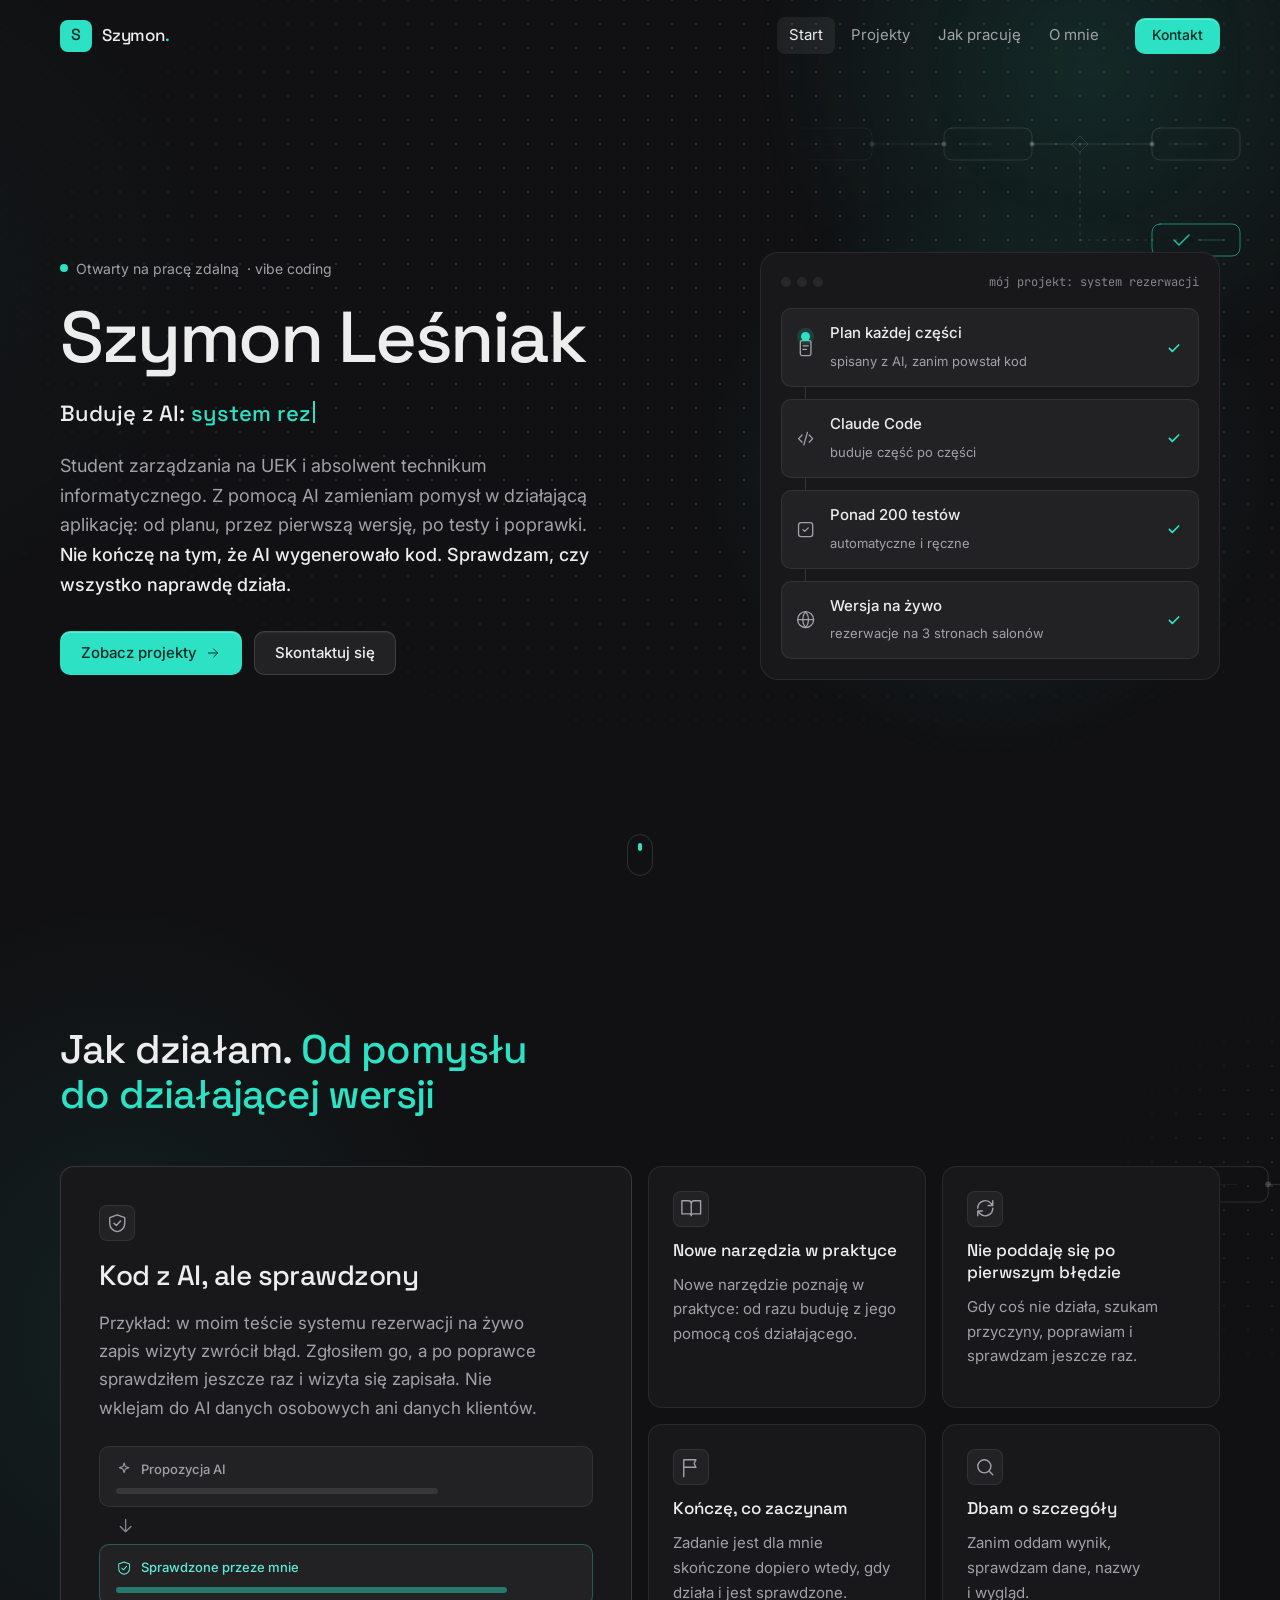
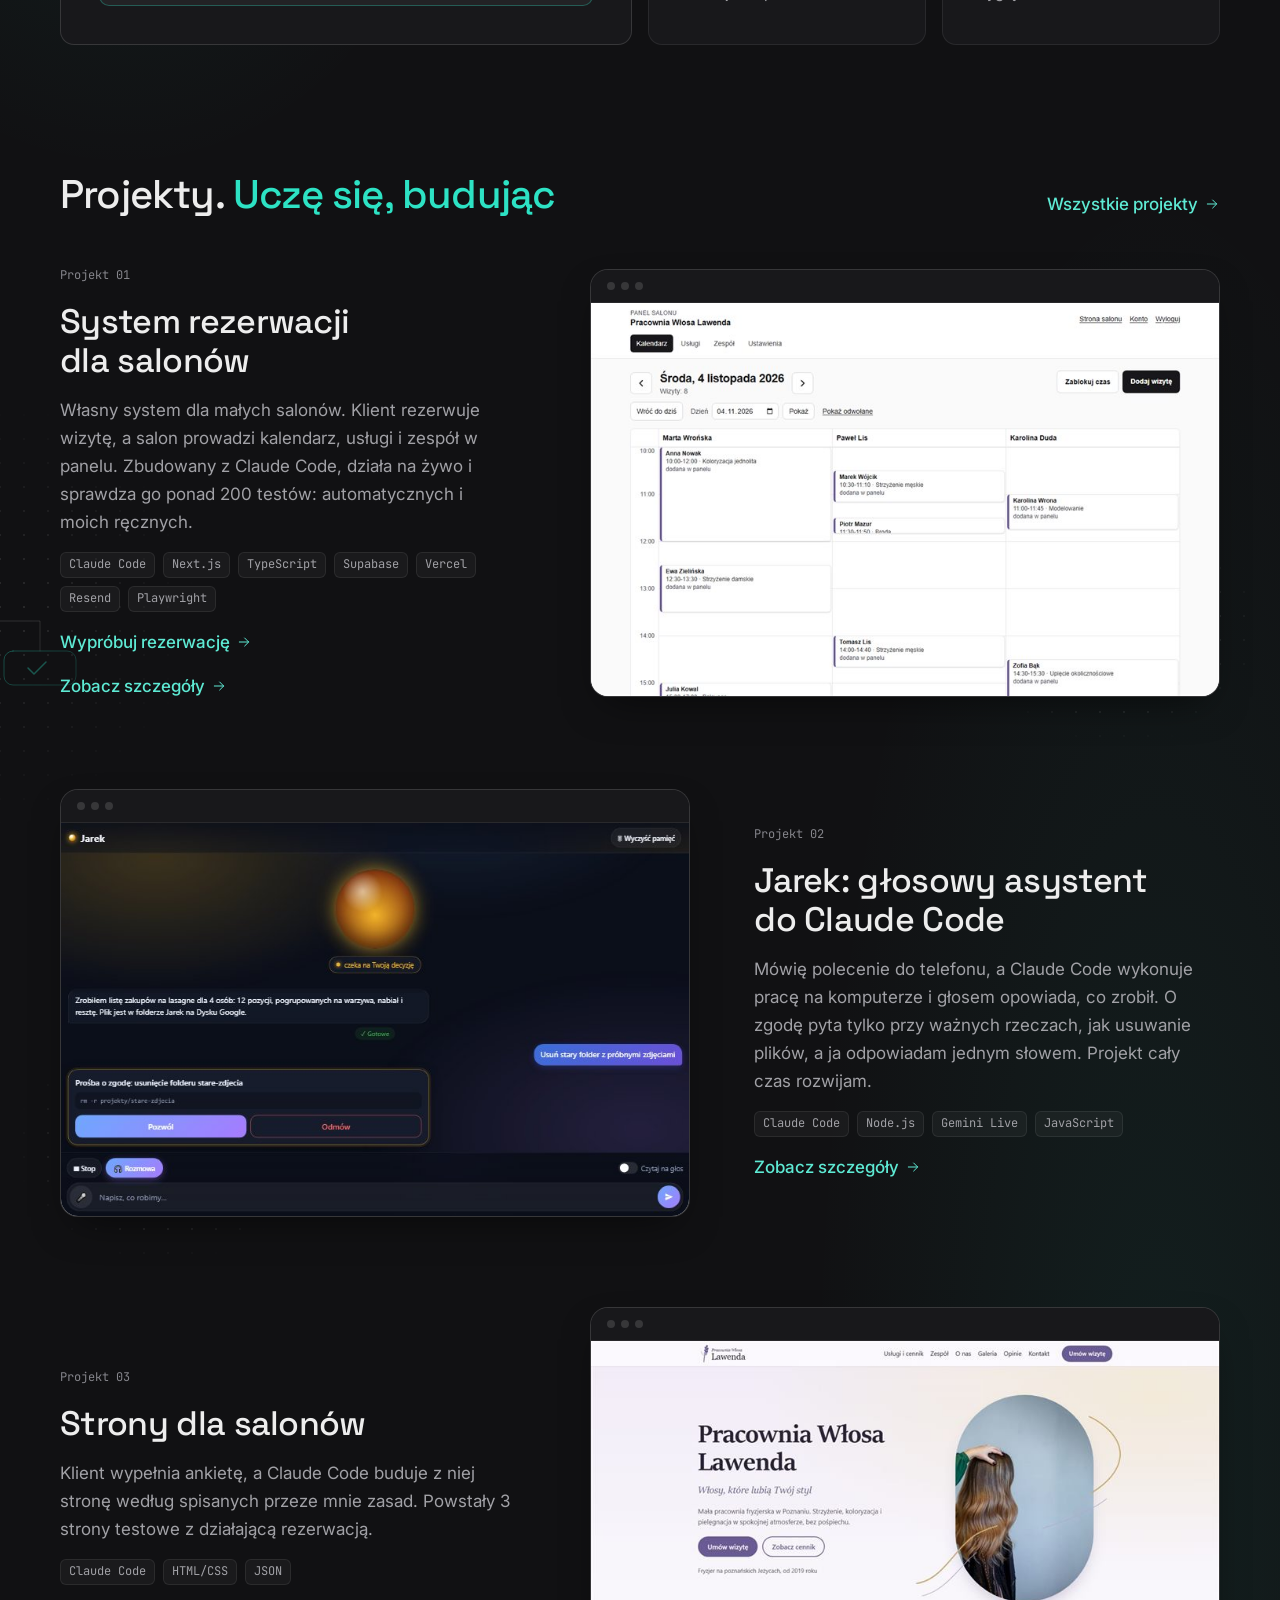
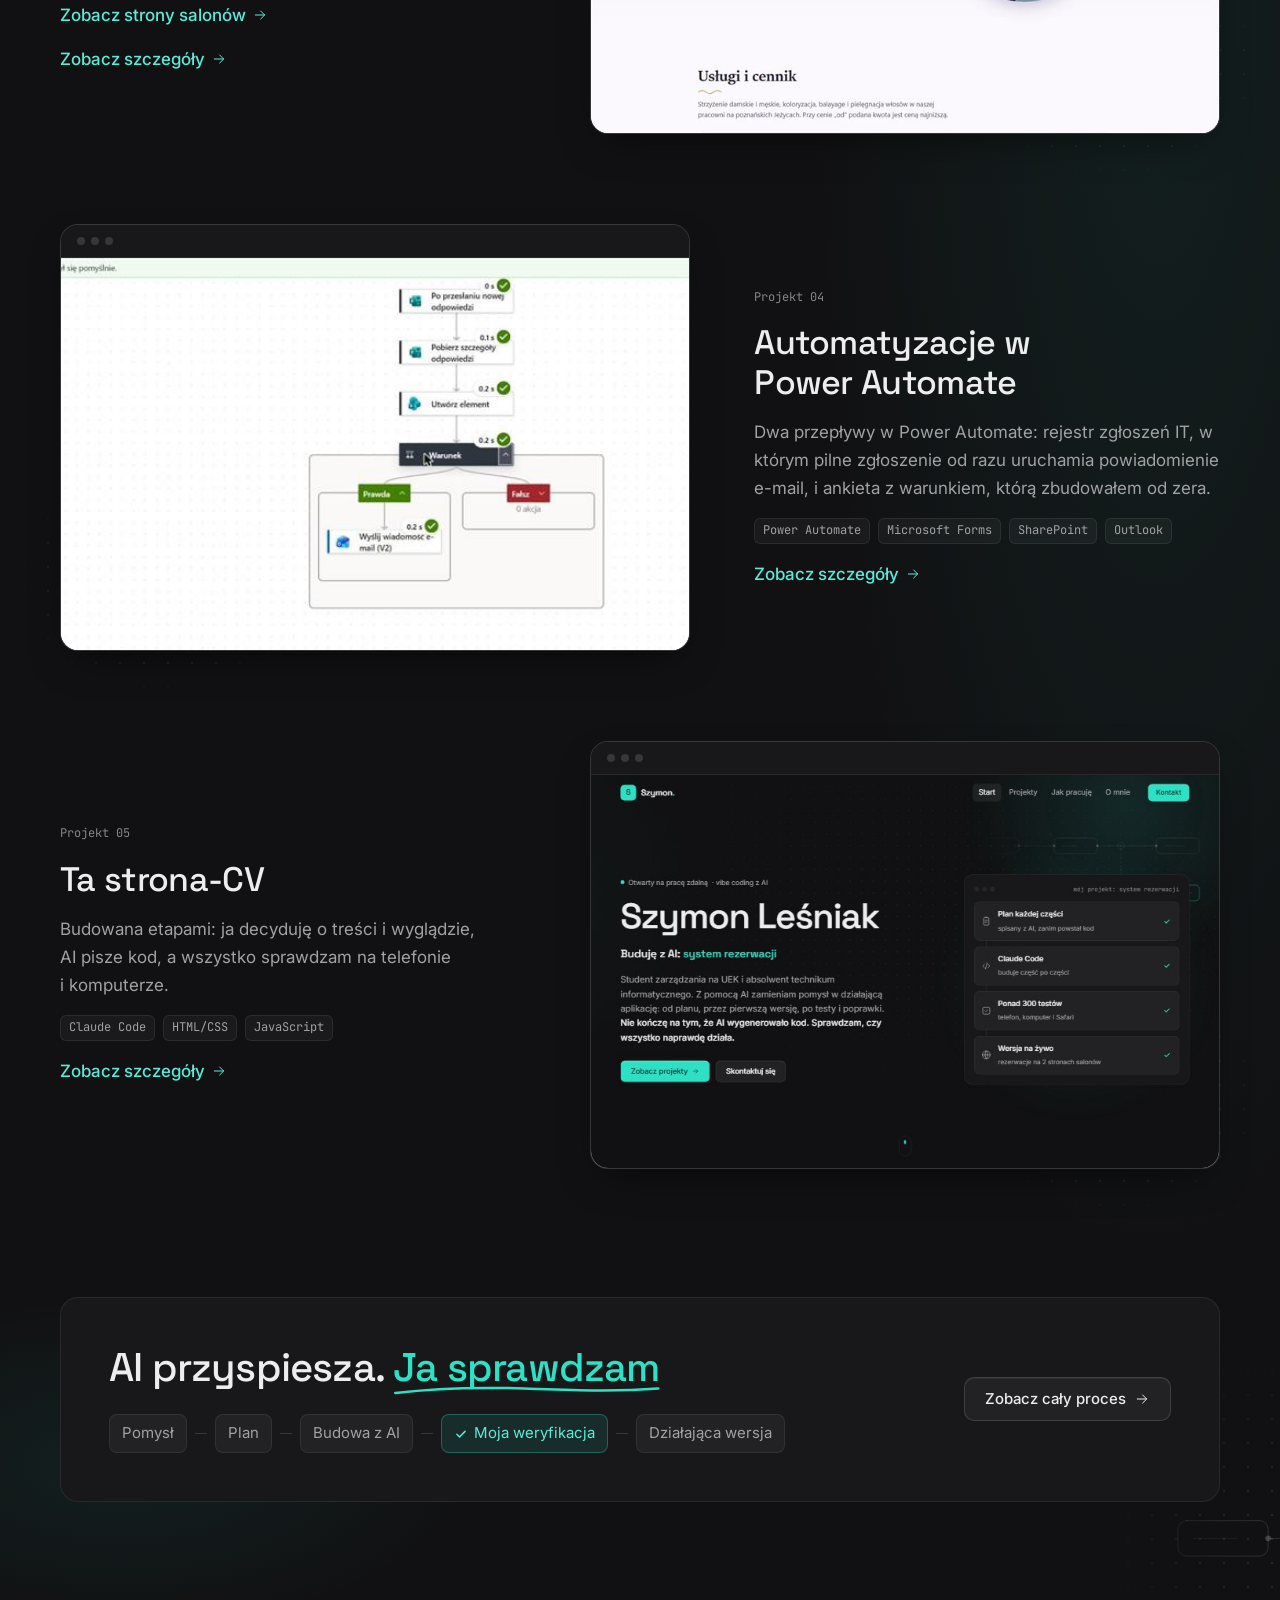
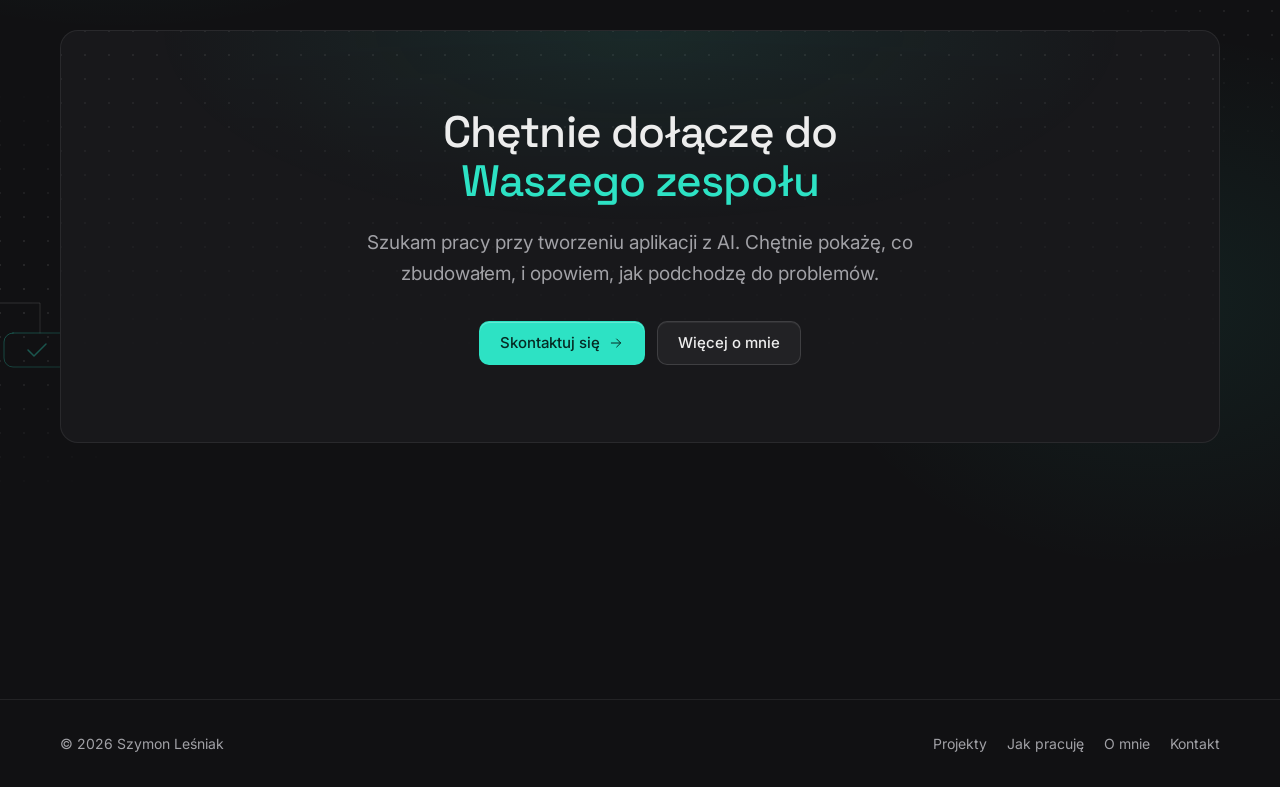
<file: index.html>
<!doctype html>
<html lang="pl">
  <head>
    <meta charset="utf-8" />
    <meta name="viewport" content="width=device-width, initial-scale=1" />
    <title>Szymon Leśniak | Vibe coding: aplikacje z AI, które działają</title>
    <meta name="description" content="Portfolio i CV: buduję aplikacje z pomocą AI, od pomysłu, przez działającą wersję, po testy. System rezerwacji dla salonów, głosowy asystent i automatyzacje." />
    <meta property="og:type" content="website" />
    <meta property="og:locale" content="pl_PL" />
    <meta property="og:title" content="Szymon Leśniak | Vibe coding: aplikacje z AI, które działają" />
    <meta property="og:description" content="Portfolio i CV: buduję aplikacje z pomocą AI, od pomysłu, przez działającą wersję, po testy. System rezerwacji dla salonów, głosowy asystent i automatyzacje." />
    <meta property="og:url" content="https://szymonlesniak244.github.io/" />
    <meta property="og:image" content="https://szymonlesniak244.github.io/assets/img/projekt-3-strona.jpg" />
    <meta property="og:image:width" content="1280" />
    <meta property="og:image:height" content="800" />
    <meta name="twitter:card" content="summary_large_image" />
    <meta name="theme-color" content="#111113" />
    <link rel="icon" href="assets/favicon.svg" type="image/svg+xml" />
    <link rel="preconnect" href="https://fonts.googleapis.com" />
    <link rel="preconnect" href="https://fonts.gstatic.com" crossorigin />
    <link rel="preload" as="style" href="https://fonts.googleapis.com/css2?family=Inter:wght@400;500;600&family=JetBrains+Mono:wght@400;500&family=Space+Grotesk:wght@500&display=swap" />
    <link href="https://fonts.googleapis.com/css2?family=Inter:wght@400;500;600&family=JetBrains+Mono:wght@400;500&family=Space+Grotesk:wght@500&display=swap" rel="stylesheet" media="print" onload="this.media='all'" />
    <noscript><link href="https://fonts.googleapis.com/css2?family=Inter:wght@400;500;600&family=JetBrains+Mono:wght@400;500&family=Space+Grotesk:wght@500&display=swap" rel="stylesheet" /></noscript>
    <link rel="stylesheet" href="css/style.css" />
    <script>document.documentElement.classList.add("js");</script>
    <script src="js/main.js" defer></script>
  </head>
  <body>
    <a class="skip-link" href="#main">Przejdź do treści</a>

    <header class="site-header">
      <div class="container header-inner">
        <a class="logo" href="index.html" aria-label="Szymon, strona główna">
          <span class="logo-mark" aria-hidden="true">S</span>
          <span class="logo-text">Szymon<span class="logo-dot">.</span></span>
        </a>
        <button class="nav-toggle" type="button" aria-expanded="false" aria-controls="site-nav">
          <span class="sr-only">Menu</span>
          <span class="nav-toggle-bars" aria-hidden="true"></span>
        </button>
        <nav id="site-nav" class="site-nav" aria-label="Główna nawigacja">
          <ul>
            <li><a href="index.html" aria-current="page">Start</a></li>
            <li><a href="projekty.html">Projekty</a></li>
            <li><a href="jak-pracuje.html">Jak pracuję</a></li>
            <li><a href="o-mnie.html">O mnie</a></li>
          </ul>
          <a class="btn btn-primary btn-sm" href="o-mnie.html#kontakt">Kontakt</a>
        </nav>
      </div>
    </header>

    <main id="main">
      <!-- ============ HERO ============ -->
      <section class="hero" aria-labelledby="hero-title">
        <div class="hero-bg" aria-hidden="true">
          <span class="blob blob-1"></span>
          <span class="blob blob-2"></span>
          <span class="blob blob-3"></span>
          <div class="hero-grid"></div>
        </div>

        <div class="container hero-inner">
          <div class="hero-copy">
            <p class="chip" data-hero><span class="chip-dot" aria-hidden="true"></span> Otwarty na pracę zdalną<span class="chip-extra"> · vibe coding</span></p>

            <h1 id="hero-title" data-hero style="--d: 1">Szymon Leśniak</h1>

            <!-- Słowa w efekcie pisania: edytuj listę w data-words -->
            <p class="hero-role" data-hero style="--d: 2">
              Buduję z AI:
              <span class="typewriter" aria-hidden="true" data-words='["system rezerwacji", "głosowego asystenta", "strony dla salonów", "automatyzacje"]'>system rezerwacji</span>
              <span class="sr-only">system rezerwacji, głosowego asystenta, strony dla salonów i automatyzacje</span>
            </p>

            <p class="hero-lead" data-hero style="--d: 3">
              Student zarządzania na UEK i absolwent technikum informatycznego.
              Z pomocą AI zamieniam pomysł w działającą aplikację: od planu, przez pierwszą wersję, po testy i poprawki.
              <strong>Nie kończę na tym, że AI wygenerowało kod. Sprawdzam, czy wszystko naprawdę działa.</strong>
            </p>

            <div class="hero-cta" data-hero style="--d: 4">
              <a class="btn btn-primary" href="projekty.html">
                Zobacz projekty
                <svg class="icon icon-arrow" viewBox="0 0 24 24" aria-hidden="true"><path d="M5 12h14M13 6l6 6-6 6" /></svg>
              </a>
              <a class="btn btn-ghost" href="o-mnie.html#kontakt">Skontaktuj się</a>
            </div>
          </div>

          <!-- Ilustracja: jak powstał system rezerwacji -->
          <div class="hero-visual" data-reveal style="--d: 3" aria-hidden="true">
            <div class="flow-card glass">
              <div class="flow-card-head">
                <span class="dots"><span></span><span></span><span></span></span>
                <span>mój projekt: system rezerwacji</span>
              </div>
              <div class="flow">
                <div class="flow-step">
                  <span class="flow-icon"><svg class="icon" viewBox="0 0 24 24"><rect x="6" y="4" width="12" height="17" rx="2" /><path d="M9 4V3h6v1M9 10h6M9 14h4" /></svg></span>
                  <div><strong>Plan każdej części</strong><small>spisany z AI, zanim powstał kod</small></div>
                  <span class="status"></span>
                </div>
                <div class="flow-step">
                  <span class="flow-icon"><svg class="icon" viewBox="0 0 24 24"><path d="m8 8-4 4 4 4M16 8l4 4-4 4M14 5l-4 14" /></svg></span>
                  <div><strong>Claude Code</strong><small>buduje część po części</small></div>
                  <span class="status"></span>
                </div>
                <div class="flow-step">
                  <span class="flow-icon"><svg class="icon" viewBox="0 0 24 24"><rect x="4" y="4" width="16" height="16" rx="3" /><path d="m9 12 2 2 4-4" /></svg></span>
                  <div><strong>Ponad 200 testów</strong><small>automatyczne i ręczne</small></div>
                  <span class="status"></span>
                </div>
                <div class="flow-step">
                  <span class="flow-icon"><svg class="icon" viewBox="0 0 24 24"><circle cx="12" cy="12" r="9" /><path d="M3 12h18M12 3a14 14 0 0 1 0 18M12 3a14 14 0 0 0 0 18" /></svg></span>
                  <div><strong>Wersja na żywo</strong><small>rezerwacje na 3 stronach salonów</small></div>
                  <span class="status"></span>
                </div>
              </div>
            </div>
          </div>
        </div>

        <span class="scroll-hint" aria-hidden="true"></span>
      </section>

      <!-- ============ PASEK WARTOŚCI (siatka bento) ============ -->
      <section class="section" aria-labelledby="values-title">
        <div class="container">
          <div class="section-head" data-reveal>
            <h2 id="values-title">Jak działam. <span class="gradient-text">Od pomysłu do działającej wersji</span></h2>
          </div>

          <ul class="bento">
            <li class="bento-main glass" data-reveal style="--d: 0">
              <span class="value-icon"><svg class="icon" viewBox="0 0 24 24" aria-hidden="true"><path d="M12 3l8 3v6c0 5-3.5 8-8 9-4.5-1-8-4-8-9V6z" /><path d="m8.5 12 2.5 2.5 4.5-5" /></svg></span>
              <h3>Kod z AI, ale sprawdzony</h3>
              <p>Przykład: w moim teście systemu rezerwacji na żywo zapis wizyty zwrócił błąd. Zgłosiłem go, a po poprawce sprawdziłem jeszcze raz i wizyta się zapisała. Nie wklejam do AI danych osobowych ani danych klientów.</p>
              <div class="check-demo" aria-hidden="true">
                <div class="check-row">
                  <span class="check-tag"><svg class="icon" viewBox="0 0 24 24" aria-hidden="true"><path d="M12 3l1.8 5.2L19 10l-5.2 1.8L12 17l-1.8-5.2L5 10l5.2-1.8z" /></svg> Propozycja AI</span>
                  <span class="check-bar"></span>
                </div>
                <span class="check-arrow"><svg class="icon" viewBox="0 0 24 24" aria-hidden="true"><path d="M5 12h14M13 6l6 6-6 6" /></svg></span>
                <div class="check-row is-ok">
                  <span class="check-tag"><svg class="icon" viewBox="0 0 24 24" aria-hidden="true"><path d="M12 3l8 3v6c0 5-3.5 8-8 9-4.5-1-8-4-8-9V6z" /><path d="m8.5 12 2.5 2.5 4.5-5" /></svg> Sprawdzone przeze mnie</span>
                  <span class="check-bar"></span>
                </div>
              </div>
            </li>
            <li class="bento-item glass" data-reveal style="--d: 1">
              <span class="value-icon"><svg class="icon" viewBox="0 0 24 24" aria-hidden="true"><path d="M2 4h7a3 3 0 0 1 3 3v13a2 2 0 0 0-2-2H2zM22 4h-7a3 3 0 0 0-3 3v13a2 2 0 0 1 2-2h8z" /></svg></span>
              <h3>Nowe narzędzia w praktyce</h3>
              <p>Nowe narzędzie poznaję w praktyce: od razu buduję z jego pomocą coś działającego.</p>
            </li>
            <li class="bento-item glass" data-reveal style="--d: 2">
              <span class="value-icon"><svg class="icon" viewBox="0 0 24 24" aria-hidden="true"><path d="M4 12a8 8 0 0 1 14-5.3L20 9M20 4v5h-5M20 12a8 8 0 0 1-14 5.3L4 15M4 20v-5h5" /></svg></span>
              <h3>Nie poddaję się po pierwszym błędzie</h3>
              <p>Gdy coś nie działa, szukam przyczyny, poprawiam i sprawdzam jeszcze raz.</p>
            </li>
            <li class="bento-item glass" data-reveal style="--d: 3">
              <span class="value-icon"><svg class="icon" viewBox="0 0 24 24" aria-hidden="true"><path d="M4 22V4M4 4h13l-2 4 2 4H4" /></svg></span>
              <h3>Kończę, co zaczynam</h3>
              <p>Zadanie jest dla mnie skończone dopiero wtedy, gdy działa i jest sprawdzone.</p>
            </li>
            <li class="bento-item glass" data-reveal style="--d: 4">
              <span class="value-icon"><svg class="icon" viewBox="0 0 24 24" aria-hidden="true"><circle cx="11" cy="11" r="7" /><path d="m20 20-3.5-3.5" /></svg></span>
              <h3>Dbam o szczegóły</h3>
              <p>Zanim oddam wynik, sprawdzam dane, nazwy i wygląd.</p>
            </li>
          </ul>
        </div>
      </section>

      <!-- ============ PODGLĄD PROJEKTÓW (pasy: tekst obok zrzutu) ============ -->
      <!-- Skrót projektów. Pełne opisy są na projekty.html. -->
      <section class="section section-tight" aria-labelledby="projects-title">
        <div class="container">
          <div class="section-head-row">
            <div class="section-head" data-reveal>
              <h2 id="projects-title">Projekty. <span class="gradient-text">Uczę się, budując</span></h2>
            </div>
            <a class="link-arrow" href="projekty.html" data-reveal>
              Wszystkie projekty
              <svg class="icon" viewBox="0 0 24 24" aria-hidden="true"><path d="M5 12h14M13 6l6 6-6 6" /></svg>
            </a>
          </div>

          <div class="showcase">
            <article class="showcase-item" data-reveal style="--d: 0">
              <div class="showcase-text">
                <p class="project-num">Projekt 01</p>
                <h3>System rezerwacji dla salonów</h3>
                <p>Własny system dla małych salonów. Klient rezerwuje wizytę, a salon prowadzi kalendarz, usługi i zespół w panelu. Zbudowany z Claude Code, działa na żywo i sprawdza go ponad 200 testów: automatycznych i moich ręcznych.</p>
                <ul class="tags" aria-label="Narzędzia"><li>Claude Code</li><li>Next.js</li><li>TypeScript</li><li>Supabase</li><li>Vercel</li><li>Resend</li><li>Playwright</li></ul>
                <a class="link-arrow" href="https://szymonlesniak244.github.io/strony-salonow/lawenda/index.html#rezerwacja">Wypróbuj rezerwację <svg class="icon" viewBox="0 0 24 24" aria-hidden="true"><path d="M5 12h14M13 6l6 6-6 6" /></svg></a>
                <a class="link-arrow" href="projekty.html#projekt-rezerwacje">Zobacz szczegóły <svg class="icon" viewBox="0 0 24 24" aria-hidden="true"><path d="M5 12h14M13 6l6 6-6 6" /></svg><span class="sr-only"> projektu System rezerwacji dla salonów</span></a>
              </div>
              <div class="showcase-media">
                <div class="window-bar" aria-hidden="true"><span></span><span></span><span></span></div>
                <img src="assets/img/projekt-rezerwacje-kalendarz-800.jpg" srcset="assets/img/projekt-rezerwacje-kalendarz-800.jpg 800w, assets/img/projekt-rezerwacje-kalendarz.jpg 1280w" sizes="(max-width: 900px) 100vw, 640px" alt="Panel salonu: kalendarz dnia z kolumną na każdą osobę i fikcyjnymi wizytami" width="1280" height="800" loading="lazy" />
              </div>
            </article>
            <article class="showcase-item" data-reveal style="--d: 0">
              <div class="showcase-text">
                <p class="project-num">Projekt 02</p>
                <h3>Jarek: głosowy asystent do Claude Code</h3>
                <p>Mówię polecenie do telefonu, a Claude Code wykonuje pracę na komputerze i głosem opowiada, co zrobił. O zgodę pyta tylko przy ważnych rzeczach, jak usuwanie plików, a ja odpowiadam jednym słowem. Projekt cały czas rozwijam.</p>
                <ul class="tags" aria-label="Narzędzia"><li>Claude Code</li><li>Node.js</li><li>Gemini Live</li><li>JavaScript</li></ul>
                <a class="link-arrow" href="projekty.html#projekt-jarek">Zobacz szczegóły <svg class="icon" viewBox="0 0 24 24" aria-hidden="true"><path d="M5 12h14M13 6l6 6-6 6" /></svg><span class="sr-only"> projektu Jarek</span></a>
              </div>
              <div class="showcase-media">
                <div class="window-bar" aria-hidden="true"><span></span><span></span><span></span></div>
                <img src="assets/img/projekt-jarek-800.jpg" srcset="assets/img/projekt-jarek-800.jpg 800w, assets/img/projekt-jarek.jpg 1280w" sizes="(max-width: 900px) 100vw, 640px" alt="Panel asystenta Jarek: kula stanu, raport z wykonanej pracy i prośba o zgodę na usunięcie folderu z przyciskami Pozwól i Odmów" width="1280" height="800" loading="lazy" />
              </div>
            </article>
            <article class="showcase-item" data-reveal style="--d: 0">
              <div class="showcase-text">
                <p class="project-num">Projekt 03</p>
                <h3>Strony dla salonów</h3>
                <p>Klient wypełnia ankietę, a Claude Code buduje z niej stronę według spisanych przeze mnie zasad. Powstały 3 strony testowe z działającą rezerwacją.</p>
                <ul class="tags" aria-label="Narzędzia"><li>Claude Code</li><li>HTML/CSS</li><li>JSON</li></ul>
                <a class="link-arrow" href="https://szymonlesniak244.github.io/strony-salonow/">Zobacz strony salonów <svg class="icon" viewBox="0 0 24 24" aria-hidden="true"><path d="M5 12h14M13 6l6 6-6 6" /></svg></a>
                <a class="link-arrow" href="projekty.html#projekt-2">Zobacz szczegóły <svg class="icon" viewBox="0 0 24 24" aria-hidden="true"><path d="M5 12h14M13 6l6 6-6 6" /></svg><span class="sr-only"> projektu Strony dla salonów</span></a>
              </div>
              <div class="showcase-media">
                <div class="window-bar" aria-hidden="true"><span></span><span></span><span></span></div>
                <img src="assets/img/projekt-2-lawenda-800.jpg" srcset="assets/img/projekt-2-lawenda-800.jpg 800w, assets/img/projekt-2-lawenda.jpg 1280w" sizes="(max-width: 900px) 100vw, 640px" alt="Strona testowa salonu fryzjerskiego: duży nagłówek, przyciski „Umów wizytę” i „Zobacz cennik” oraz zdjęcie w kształcie kapsuły" width="1280" height="800" loading="lazy" />
              </div>
            </article>
            <article class="showcase-item" data-reveal style="--d: 0">
              <div class="showcase-text">
                <p class="project-num">Projekt 04</p>
                <h3>Automatyzacje w Power Automate</h3>
                <p>Dwa przepływy w Power Automate: rejestr zgłoszeń IT, w którym pilne zgłoszenie od razu uruchamia powiadomienie e-mail, i ankieta z warunkiem, którą zbudowałem od zera.</p>
                <ul class="tags" aria-label="Narzędzia"><li>Power Automate</li><li>Microsoft Forms</li><li>SharePoint</li><li>Outlook</li></ul>
                <a class="link-arrow" href="projekty.html#projekt-1">Zobacz szczegóły <svg class="icon" viewBox="0 0 24 24" aria-hidden="true"><path d="M5 12h14M13 6l6 6-6 6" /></svg><span class="sr-only"> projektu Automatyzacje w Power Automate</span></a>
              </div>
              <div class="showcase-media">
                <div class="window-bar" aria-hidden="true"><span></span><span></span><span></span></div>
                <img src="assets/img/projekt-1-przeplyw-800.jpg" srcset="assets/img/projekt-1-przeplyw-800.jpg 800w, assets/img/projekt-1-przeplyw.jpg 1536w" sizes="(max-width: 900px) 100vw, 640px" alt="Przepływ w Power Automate: nowa odpowiedź z formularza, utworzenie elementu na liście SharePoint i warunek wysyłający e-mail" width="1536" height="688" loading="lazy" />
              </div>
            </article>
            <article class="showcase-item" data-reveal style="--d: 0">
              <div class="showcase-text">
                <p class="project-num">Projekt 05</p>
                <h3>Ta strona-CV</h3>
                <p>Budowana etapami: ja decyduję o treści i wyglądzie, AI pisze kod, a wszystko sprawdzam na telefonie i komputerze.</p>
                <ul class="tags" aria-label="Narzędzia"><li>Claude Code</li><li>HTML/CSS</li><li>JavaScript</li></ul>
                <a class="link-arrow" href="projekty.html#projekt-3">Zobacz szczegóły <svg class="icon" viewBox="0 0 24 24" aria-hidden="true"><path d="M5 12h14M13 6l6 6-6 6" /></svg><span class="sr-only"> projektu Ta strona-CV</span></a>
              </div>
              <div class="showcase-media">
                <div class="window-bar" aria-hidden="true"><span></span><span></span><span></span></div>
                <img src="assets/img/projekt-3-strona-800.jpg" srcset="assets/img/projekt-3-strona-800.jpg 800w, assets/img/projekt-3-strona.jpg 1280w" sizes="(max-width: 900px) 100vw, 640px" alt="Strona główna tego portfolio: imię i nazwisko, hasło i karta z przepływem rejestru zgłoszeń IT na ciemnym tle" width="1280" height="800" loading="lazy" />
              </div>
            </article>
          </div>
        </div>
      </section>

      <!-- ============ JAK PRACUJĘ (zajawka) ============ -->
      <section class="section section-tight" aria-labelledby="process-title">
        <div class="container">
          <div class="teaser glass" data-reveal>
            <div>
              <div class="section-head">
                <h2 id="process-title">AI przyspiesza. <span class="gradient-text hand-underline">Ja sprawdzam</span></h2>
              </div>
              <ol class="process-mini">
                <li><span>Pomysł</span></li>
                <li><span>Plan</span></li>
                <li><span>Budowa z AI</span></li>
                <li class="key"><span>Moja weryfikacja</span></li>
                <li><span>Działająca wersja</span></li>
              </ol>
            </div>
            <a class="btn btn-ghost" href="jak-pracuje.html">
              Zobacz cały proces
              <svg class="icon icon-arrow" viewBox="0 0 24 24" aria-hidden="true"><path d="M5 12h14M13 6l6 6-6 6" /></svg>
            </a>
          </div>
        </div>
      </section>

      <!-- ============ CTA ============ -->
      <section class="section section-tight" aria-labelledby="cta-title">
        <div class="container">
          <div class="cta glass" data-reveal>
            <h2 id="cta-title">Chętnie dołączę do <span class="gradient-text">Waszego zespołu</span></h2>
            <p class="lead">Szukam pracy przy tworzeniu aplikacji z AI. Chętnie pokażę, co zbudowałem, i opowiem, jak podchodzę do problemów.</p>
            <div class="hero-cta">
              <a class="btn btn-primary" href="o-mnie.html#kontakt">
                Skontaktuj się
                <svg class="icon icon-arrow" viewBox="0 0 24 24" aria-hidden="true"><path d="M5 12h14M13 6l6 6-6 6" /></svg>
              </a>
              <a class="btn btn-ghost" href="o-mnie.html">Więcej o mnie</a>
            </div>
          </div>
        </div>
      </section>
    </main>

    <footer class="site-footer">
      <div class="container footer-inner">
        <p>© <span data-year>2026</span> Szymon Leśniak</p>
        <nav class="footer-links" aria-label="Stopka">
          <a href="projekty.html">Projekty</a>
          <a href="jak-pracuje.html">Jak pracuję</a>
          <a href="o-mnie.html">O mnie</a>
          <a href="o-mnie.html#kontakt">Kontakt</a>
        </nav>
      </div>
    </footer>
  </body>
</html>
</file>
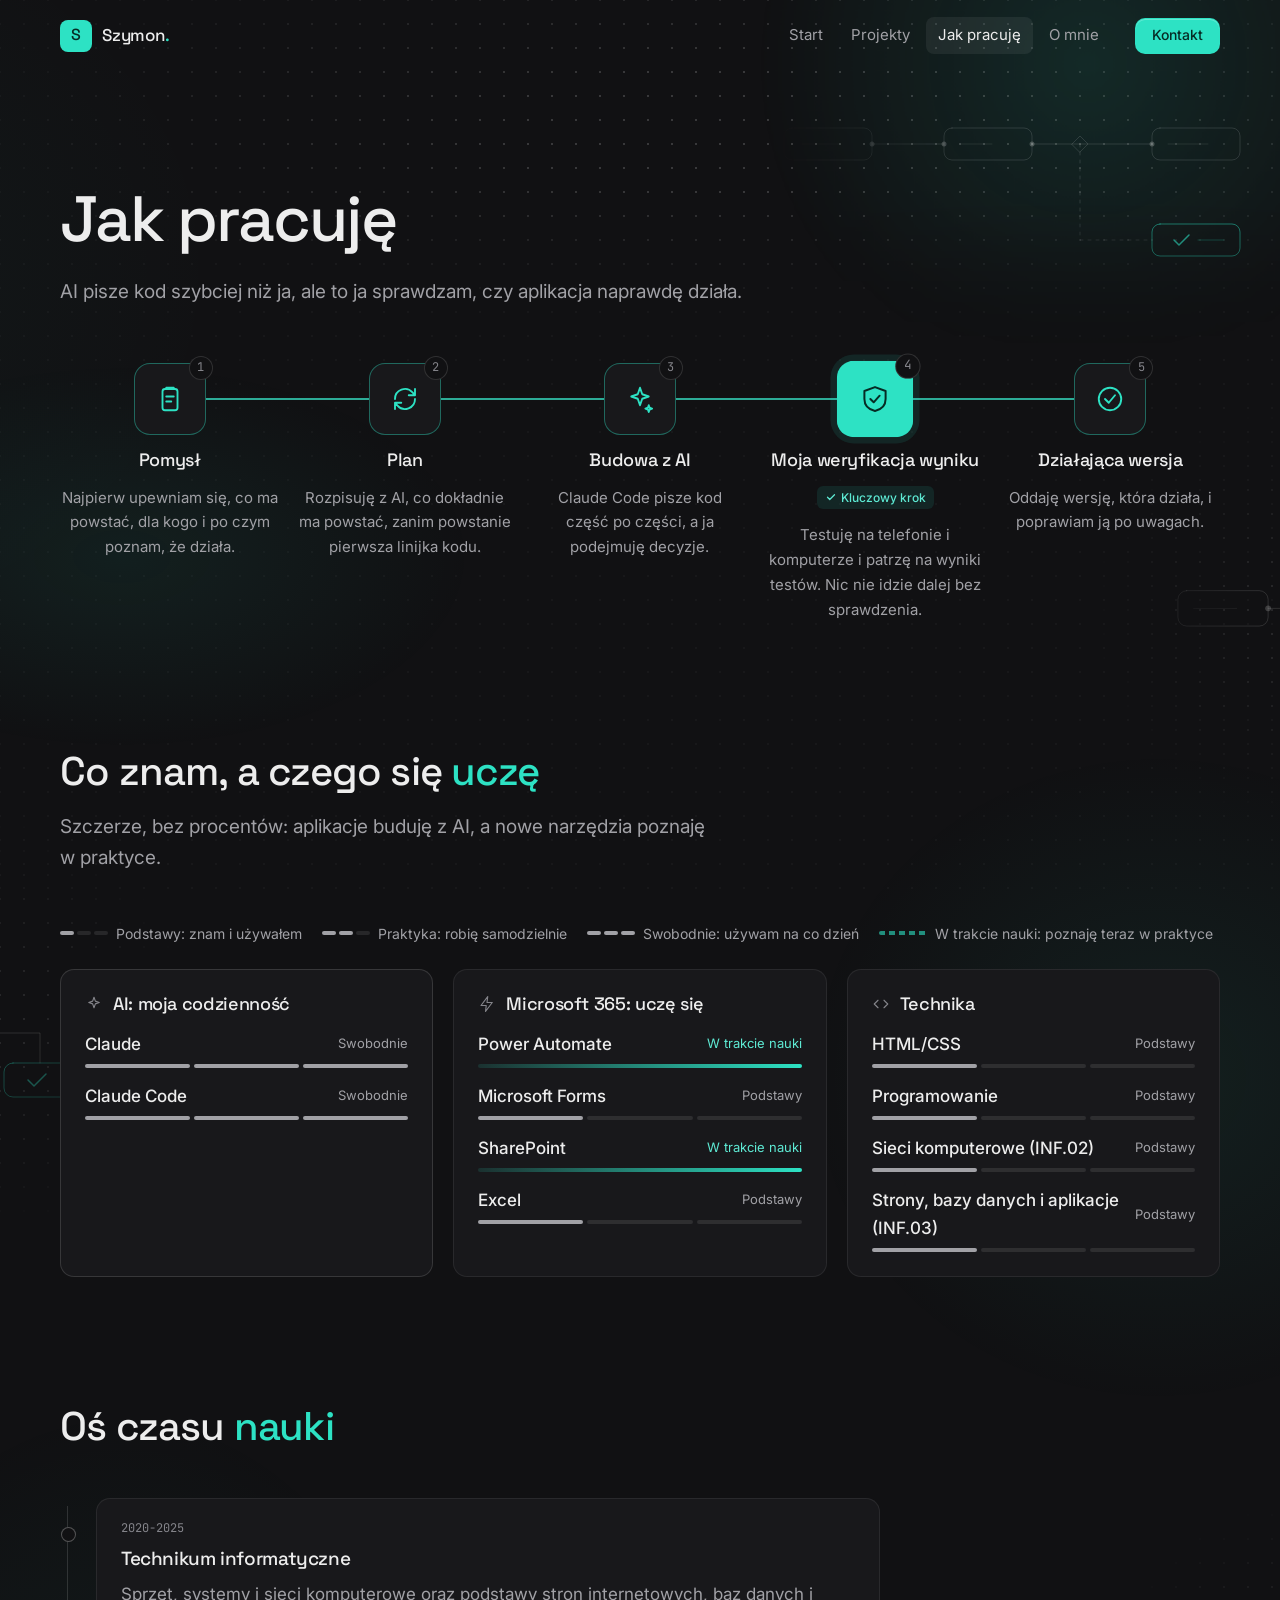
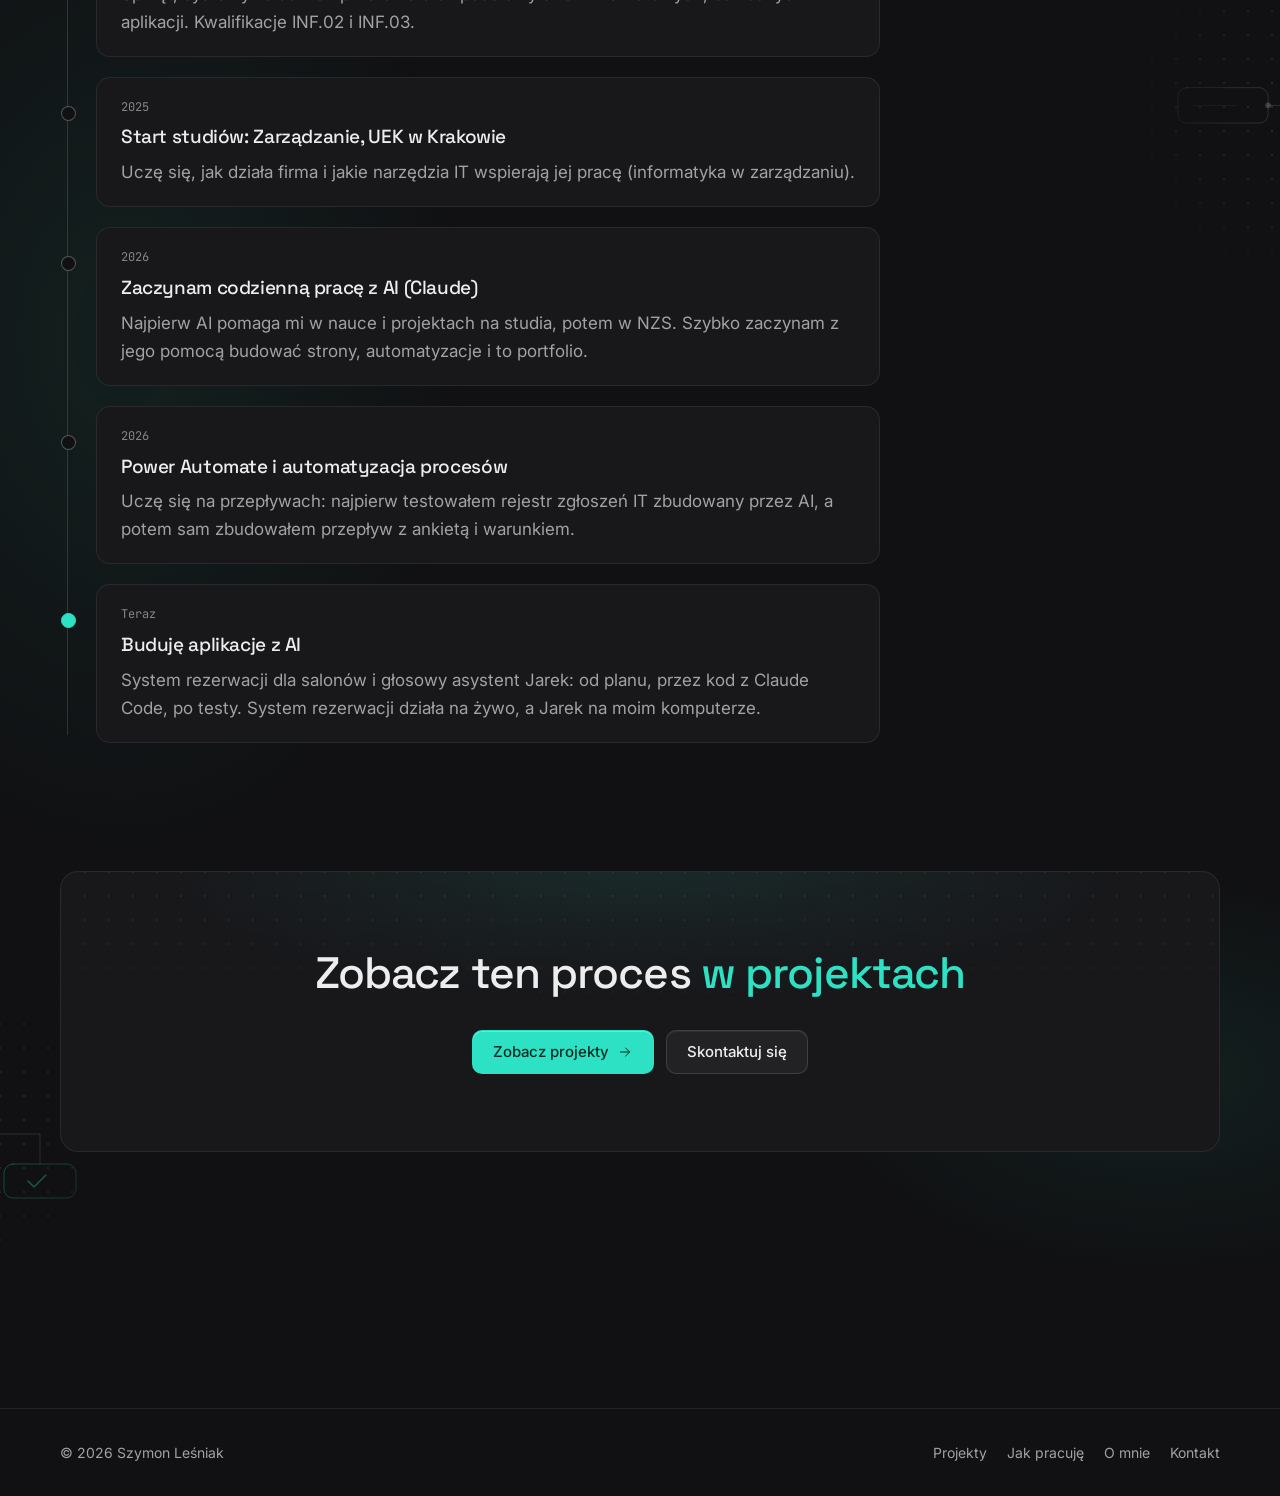
<file: jak-pracuje.html>
<!doctype html>
<html lang="pl">
  <head>
    <meta charset="utf-8" />
    <meta name="viewport" content="width=device-width, initial-scale=1" />
    <title>Jak pracuję | Szymon Leśniak: vibe coding z AI</title>
    <meta name="description" content="Mój sposób pracy: pomysł, plan, budowa z AI, weryfikacja i działająca wersja. Umiejętności i oś czasu nauki." />
    <meta property="og:type" content="website" />
    <meta property="og:locale" content="pl_PL" />
    <meta property="og:title" content="Jak pracuję | Szymon Leśniak: vibe coding z AI" />
    <meta property="og:description" content="Mój sposób pracy: pomysł, plan, budowa z AI, weryfikacja i działająca wersja. Umiejętności i oś czasu nauki." />
    <meta property="og:url" content="https://szymonlesniak244.github.io/jak-pracuje.html" />
    <meta property="og:image" content="https://szymonlesniak244.github.io/assets/img/projekt-3-strona.jpg" />
    <meta property="og:image:width" content="1280" />
    <meta property="og:image:height" content="800" />
    <meta name="twitter:card" content="summary_large_image" />
    <meta name="theme-color" content="#111113" />
    <link rel="icon" href="assets/favicon.svg" type="image/svg+xml" />
    <link rel="preconnect" href="https://fonts.googleapis.com" />
    <link rel="preconnect" href="https://fonts.gstatic.com" crossorigin />
    <link rel="preload" as="style" href="https://fonts.googleapis.com/css2?family=Inter:wght@400;500;600&family=JetBrains+Mono:wght@400;500&family=Space+Grotesk:wght@500&display=swap" />
    <link href="https://fonts.googleapis.com/css2?family=Inter:wght@400;500;600&family=JetBrains+Mono:wght@400;500&family=Space+Grotesk:wght@500&display=swap" rel="stylesheet" media="print" onload="this.media='all'" />
    <noscript><link href="https://fonts.googleapis.com/css2?family=Inter:wght@400;500;600&family=JetBrains+Mono:wght@400;500&family=Space+Grotesk:wght@500&display=swap" rel="stylesheet" /></noscript>
    <link rel="stylesheet" href="css/style.css" />
    <script>document.documentElement.classList.add("js");</script>
    <script src="js/main.js" defer></script>
  </head>
  <body>
    <a class="skip-link" href="#main">Przejdź do treści</a>

    <header class="site-header">
      <div class="container header-inner">
        <a class="logo" href="index.html" aria-label="Szymon, strona główna">
          <span class="logo-mark" aria-hidden="true">S</span>
          <span class="logo-text">Szymon<span class="logo-dot">.</span></span>
        </a>
        <button class="nav-toggle" type="button" aria-expanded="false" aria-controls="site-nav">
          <span class="sr-only">Menu</span>
          <span class="nav-toggle-bars" aria-hidden="true"></span>
        </button>
        <nav id="site-nav" class="site-nav" aria-label="Główna nawigacja">
          <ul>
            <li><a href="index.html">Start</a></li>
            <li><a href="projekty.html">Projekty</a></li>
            <li><a href="jak-pracuje.html" aria-current="page">Jak pracuję</a></li>
            <li><a href="o-mnie.html">O mnie</a></li>
          </ul>
          <a class="btn btn-primary btn-sm" href="o-mnie.html#kontakt">Kontakt</a>
        </nav>
      </div>
    </header>

    <main id="main">
      <section class="page-hero" aria-labelledby="page-title">
        <div class="hero-bg" aria-hidden="true">
          <span class="blob blob-1"></span>
          <span class="blob blob-2"></span>
          <div class="hero-grid"></div>
        </div>
        <div class="container">
          <div class="section-head">
            <h1 id="page-title" data-hero style="--d: 1">Jak pracuję</h1>
            <p class="lead" data-reveal style="--d: 2">
              AI pisze kod szybciej niż ja, ale to ja sprawdzam, czy aplikacja naprawdę działa.
            </p>
          </div>
        </div>
      </section>

      <!-- ============ DIAGRAM PROCESU ============ -->
      <section class="section section-tight" aria-labelledby="process-title">
        <div class="container">
          <h2 id="process-title" class="sr-only">Mój proces pracy w 5 krokach</h2>
          <div class="process">
            <span class="process-track" aria-hidden="true"></span>
            <span class="process-fill" aria-hidden="true"></span>
            <span class="process-pulse" aria-hidden="true"></span>
            <ol class="process-steps">

            <li class="step" style="--i: 0">
              <span class="step-node">
                <svg class="icon" viewBox="0 0 24 24" aria-hidden="true"><rect x="6" y="4" width="12" height="17" rx="2" /><path d="M9 4V3h6v1M9 10h6M9 14h4" /></svg>
                <span class="step-num" aria-hidden="true">1</span>
              </span>
              <h3>Pomysł</h3>
              <p>Najpierw upewniam się, co ma powstać, dla kogo i po czym poznam, że działa.</p>
            </li>
            <li class="step" style="--i: 1">
              <span class="step-node">
                <svg class="icon" viewBox="0 0 24 24" aria-hidden="true"><path d="M4 12a8 8 0 0 1 14-5.3L20 9M20 4v5h-5M20 12a8 8 0 0 1-14 5.3L4 15M4 20v-5h5" /></svg>
                <span class="step-num" aria-hidden="true">2</span>
              </span>
              <h3>Plan</h3>
              <p>Rozpisuję z AI, co dokładnie ma powstać, zanim powstanie pierwsza linijka kodu.</p>
            </li>
            <li class="step" style="--i: 2">
              <span class="step-node">
                <svg class="icon" viewBox="0 0 24 24" aria-hidden="true"><path d="M12 3l1.8 5.2L19 10l-5.2 1.8L12 17l-1.8-5.2L5 10l5.2-1.8z" /><path d="M19 17l.7 2 2 .7-2 .7-.7 2-.7-2-2-.7 2-.7z" /></svg>
                <span class="step-num" aria-hidden="true">3</span>
              </span>
              <h3>Budowa z AI</h3>
              <p>Claude Code pisze kod część po części, a ja podejmuję decyzje.</p>
            </li>
            <li class="step step-key" style="--i: 3">
              <span class="step-node">
                <svg class="icon" viewBox="0 0 24 24" aria-hidden="true"><path d="M12 3l8 3v6c0 5-3.5 8-8 9-4.5-1-8-4-8-9V6z" /><path d="m8.5 12 2.5 2.5 4.5-5" /></svg>
                <span class="step-num" aria-hidden="true">4</span>
              </span>
              <h3>Moja weryfikacja wyniku</h3>
              <span class="step-badge">Kluczowy krok</span>
              <p>Testuję na telefonie i komputerze i patrzę na wyniki testów. Nic nie idzie dalej bez sprawdzenia.</p>
            </li>
            <li class="step" style="--i: 4">
              <span class="step-node">
                <svg class="icon" viewBox="0 0 24 24" aria-hidden="true"><circle cx="12" cy="12" r="9" /><path d="m8 12 3 3 5-6" /></svg>
                <span class="step-num" aria-hidden="true">5</span>
              </span>
              <h3>Działająca wersja</h3>
              <p>Oddaję wersję, która działa, i poprawiam ją po uwagach.</p>
            </li>
          </ol>
          </div>
        </div>
      </section>

      <!-- ============ UMIEJĘTNOŚCI ============ -->
      <!--
        Poziom ustawiasz klasą "on" na kreskach (3 kreski):
        1 = Podstawy, 2 = Praktyka, 3 = Swobodnie. „W trakcie nauki” ma osobny pasek (meter-learning).
      -->
      <section class="section section-tight" aria-labelledby="skills-title">
        <div class="container">
          <div class="section-head" data-reveal>
            <h2 id="skills-title">Co znam, a czego się <span class="gradient-text">uczę</span></h2>
            <p class="lead">Szczerze, bez procentów: aplikacje buduję z AI, a nowe narzędzia poznaję w praktyce.</p>
          </div>

          <div class="skills-legend" data-reveal>
            <span><span class="legend-meter" aria-hidden="true"><i class="on"></i><i></i><i></i></span> Podstawy: znam i używałem</span>
            <span><span class="legend-meter" aria-hidden="true"><i class="on"></i><i class="on"></i><i></i></span> Praktyka: robię samodzielnie</span>
            <span><span class="legend-meter" aria-hidden="true"><i class="on"></i><i class="on"></i><i class="on"></i></span> Swobodnie: używam na co dzień</span>
            <span><span class="legend-meter legend-learning" aria-hidden="true"><i></i></span> W trakcie nauki: poznaję teraz w praktyce</span>
          </div>

          <div class="skills-grid">
            <div class="skill-group skill-group-featured glass" data-reveal style="--d: 0">
              <h3><svg class="icon" viewBox="0 0 24 24" aria-hidden="true"><path d="M12 3l1.8 5.2L19 10l-5.2 1.8L12 17l-1.8-5.2L5 10l5.2-1.8z" /></svg> AI: moja codzienność</h3>
              <ul class="skill-list">
                <li class="skill"><span class="skill-name">Claude</span><span class="skill-level">Swobodnie</span><span class="meter" aria-hidden="true"><span class="on"></span><span class="on"></span><span class="on"></span></span></li>
                <li class="skill"><span class="skill-name">Claude Code</span><span class="skill-level">Swobodnie</span><span class="meter" aria-hidden="true"><span class="on"></span><span class="on"></span><span class="on"></span></span></li>
              </ul>
            </div>

            <div class="skill-group glass" data-reveal style="--d: 1">
              <h3><svg class="icon" viewBox="0 0 24 24" aria-hidden="true"><path d="M13 2 4 14h7l-1 8 9-12h-7l1-8z" /></svg> Microsoft 365: uczę się</h3>
              <ul class="skill-list">
                <li class="skill"><span class="skill-name">Power Automate</span><span class="skill-level is-learning">W trakcie nauki</span><span class="meter meter-learning" aria-hidden="true"><span></span></span></li>
                <li class="skill"><span class="skill-name">Microsoft Forms</span><span class="skill-level">Podstawy</span><span class="meter" aria-hidden="true"><span class="on"></span><span></span><span></span></span></li>
                <li class="skill"><span class="skill-name">SharePoint</span><span class="skill-level is-learning">W trakcie nauki</span><span class="meter meter-learning" aria-hidden="true"><span></span></span></li>
                <li class="skill"><span class="skill-name">Excel</span><span class="skill-level">Podstawy</span><span class="meter" aria-hidden="true"><span class="on"></span><span></span><span></span></span></li>
              </ul>
            </div>

            <div class="skill-group glass" data-reveal style="--d: 2">
              <h3><svg class="icon" viewBox="0 0 24 24" aria-hidden="true"><path d="m8 7-5 5 5 5M16 7l5 5-5 5" /></svg> Technika</h3>
              <ul class="skill-list">
                <li class="skill"><span class="skill-name">HTML/CSS</span><span class="skill-level">Podstawy</span><span class="meter" aria-hidden="true"><span class="on"></span><span></span><span></span></span></li>
                <li class="skill"><span class="skill-name">Programowanie</span><span class="skill-level">Podstawy</span><span class="meter" aria-hidden="true"><span class="on"></span><span></span><span></span></span></li>
                <li class="skill"><span class="skill-name">Sieci komputerowe (INF.02)</span><span class="skill-level">Podstawy</span><span class="meter" aria-hidden="true"><span class="on"></span><span></span><span></span></span></li>
                <li class="skill"><span class="skill-name">Strony, bazy danych i aplikacje (INF.03)</span><span class="skill-level">Podstawy</span><span class="meter" aria-hidden="true"><span class="on"></span><span></span><span></span></span></li>
              </ul>
            </div>
          </div>
        </div>
      </section>

      <!-- ============ OŚ CZASU NAUKI ============ -->
      <section class="section section-tight" aria-labelledby="timeline-title">
        <div class="container">
          <div class="section-head" data-reveal>
            <h2 id="timeline-title">Oś czasu <span class="gradient-text">nauki</span></h2>
          </div>

          <ol class="timeline">
            <li class="tl-item glass" data-reveal>
              <span class="tl-date">2020-2025</span>
              <h3>Technikum informatyczne</h3>
              <p>Sprzęt, systemy i sieci komputerowe oraz podstawy stron internetowych, baz danych i aplikacji. Kwalifikacje INF.02 i INF.03.</p>
            </li>
            <li class="tl-item glass" data-reveal>
              <span class="tl-date">2025</span>
              <h3>Start studiów: Zarządzanie, UEK w Krakowie</h3>
              <p>Uczę się, jak działa firma i jakie narzędzia IT wspierają jej pracę (informatyka w zarządzaniu).</p>
            </li>
            <li class="tl-item glass" data-reveal>
              <span class="tl-date">2026</span>
              <h3>Zaczynam codzienną pracę z AI (Claude)</h3>
              <p>Najpierw AI pomaga mi w nauce i projektach na studia, potem w NZS. Szybko zaczynam z jego pomocą budować strony, automatyzacje i to portfolio.</p>
            </li>
            <li class="tl-item glass" data-reveal>
              <span class="tl-date">2026</span>
              <h3>Power Automate i automatyzacja procesów</h3>
              <p>Uczę się na przepływach: najpierw testowałem rejestr zgłoszeń IT zbudowany przez AI, a potem sam zbudowałem przepływ z ankietą i warunkiem.</p>
            </li>
            <li class="tl-item glass is-now" data-reveal>
              <span class="tl-date">Teraz</span>
              <h3>Buduję aplikacje z AI</h3>
              <p>System rezerwacji dla salonów i głosowy asystent Jarek: od planu, przez kod z Claude Code, po testy. System rezerwacji działa na żywo, a Jarek na moim komputerze.</p>
            </li>
          </ol>
        </div>
      </section>

      <section class="section section-tight" aria-labelledby="cta-title">
        <div class="container">
          <div class="cta glass" data-reveal>
            <h2 id="cta-title">Zobacz ten proces <span class="gradient-text">w projektach</span></h2>
            <div class="hero-cta">
              <a class="btn btn-primary" href="projekty.html">
                Zobacz projekty
                <svg class="icon icon-arrow" viewBox="0 0 24 24" aria-hidden="true"><path d="M5 12h14M13 6l6 6-6 6" /></svg>
              </a>
              <a class="btn btn-ghost" href="o-mnie.html#kontakt">Skontaktuj się</a>
            </div>
          </div>
        </div>
      </section>
    </main>

    <footer class="site-footer">
      <div class="container footer-inner">
        <p>© <span data-year>2026</span> Szymon Leśniak</p>
        <nav class="footer-links" aria-label="Stopka">
          <a href="projekty.html">Projekty</a>
          <a href="jak-pracuje.html">Jak pracuję</a>
          <a href="o-mnie.html">O mnie</a>
          <a href="o-mnie.html#kontakt">Kontakt</a>
        </nav>
      </div>
    </footer>
  </body>
</html>
</file>
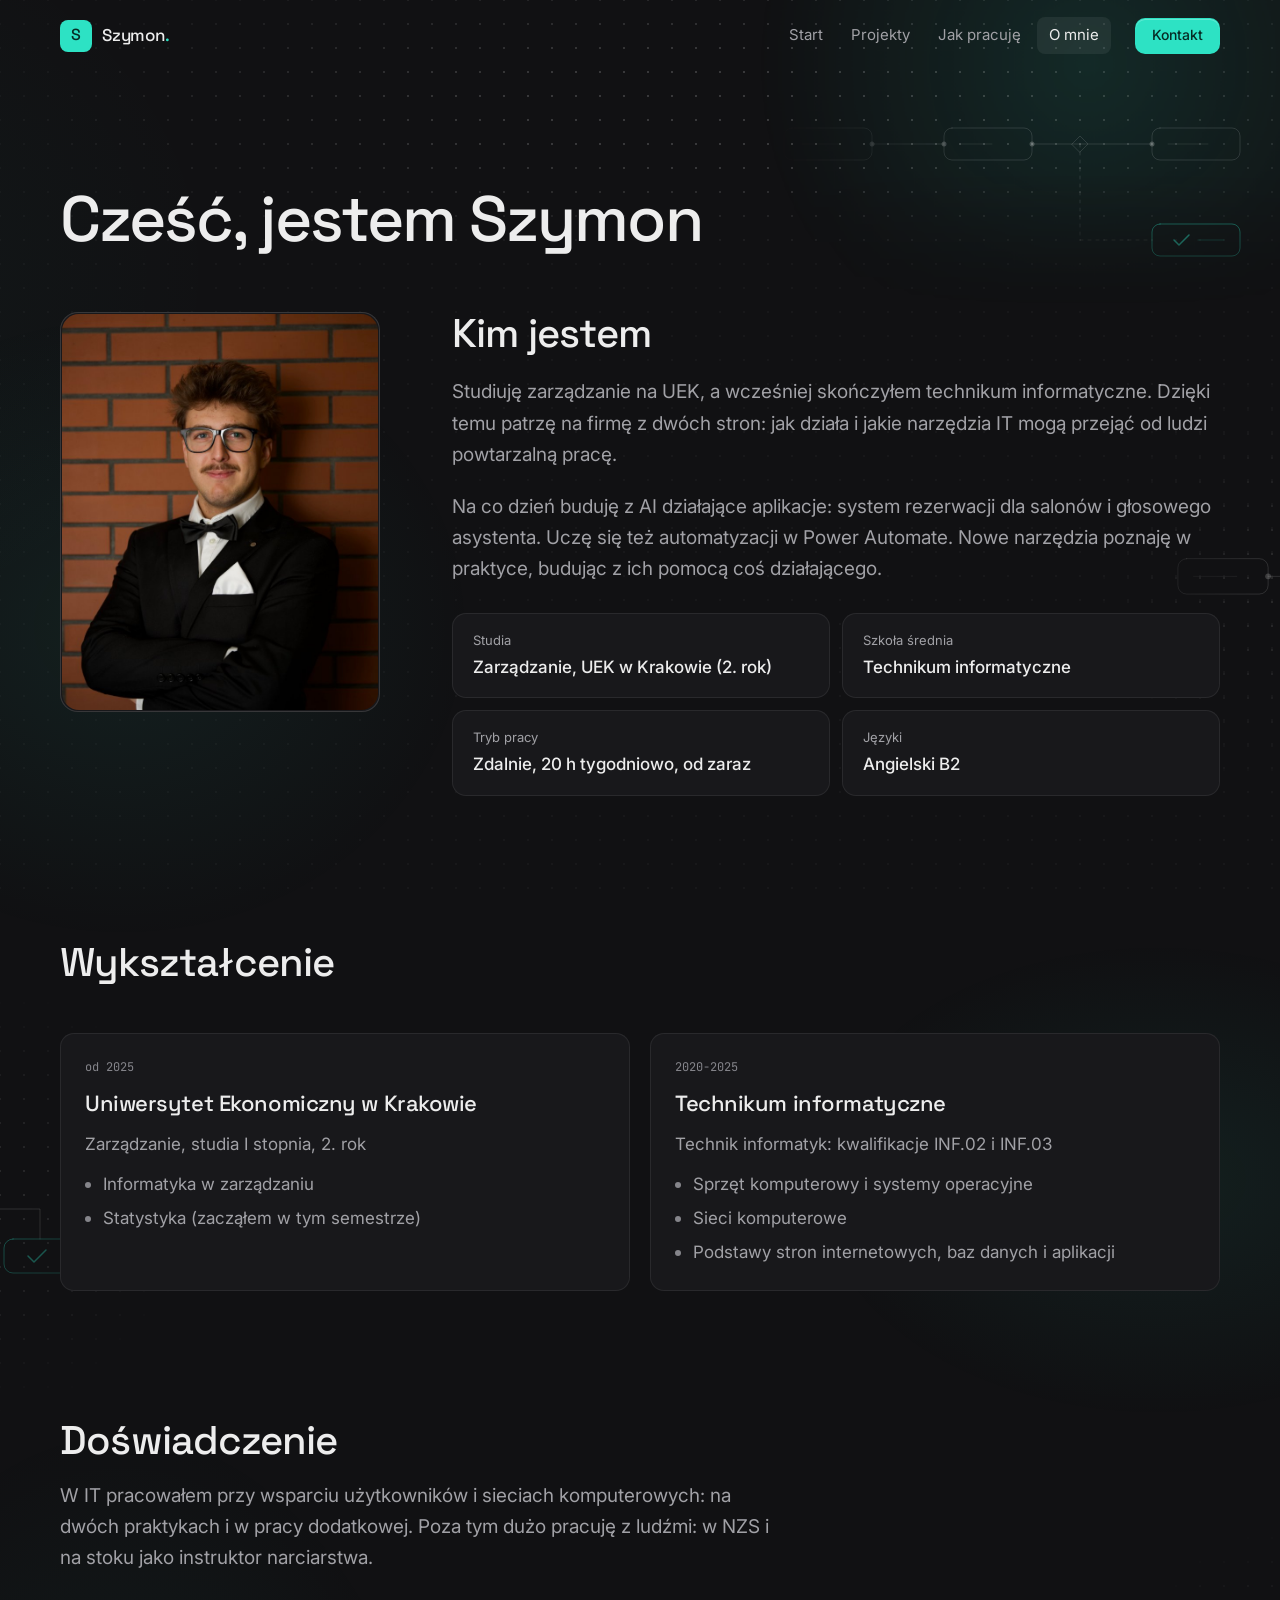
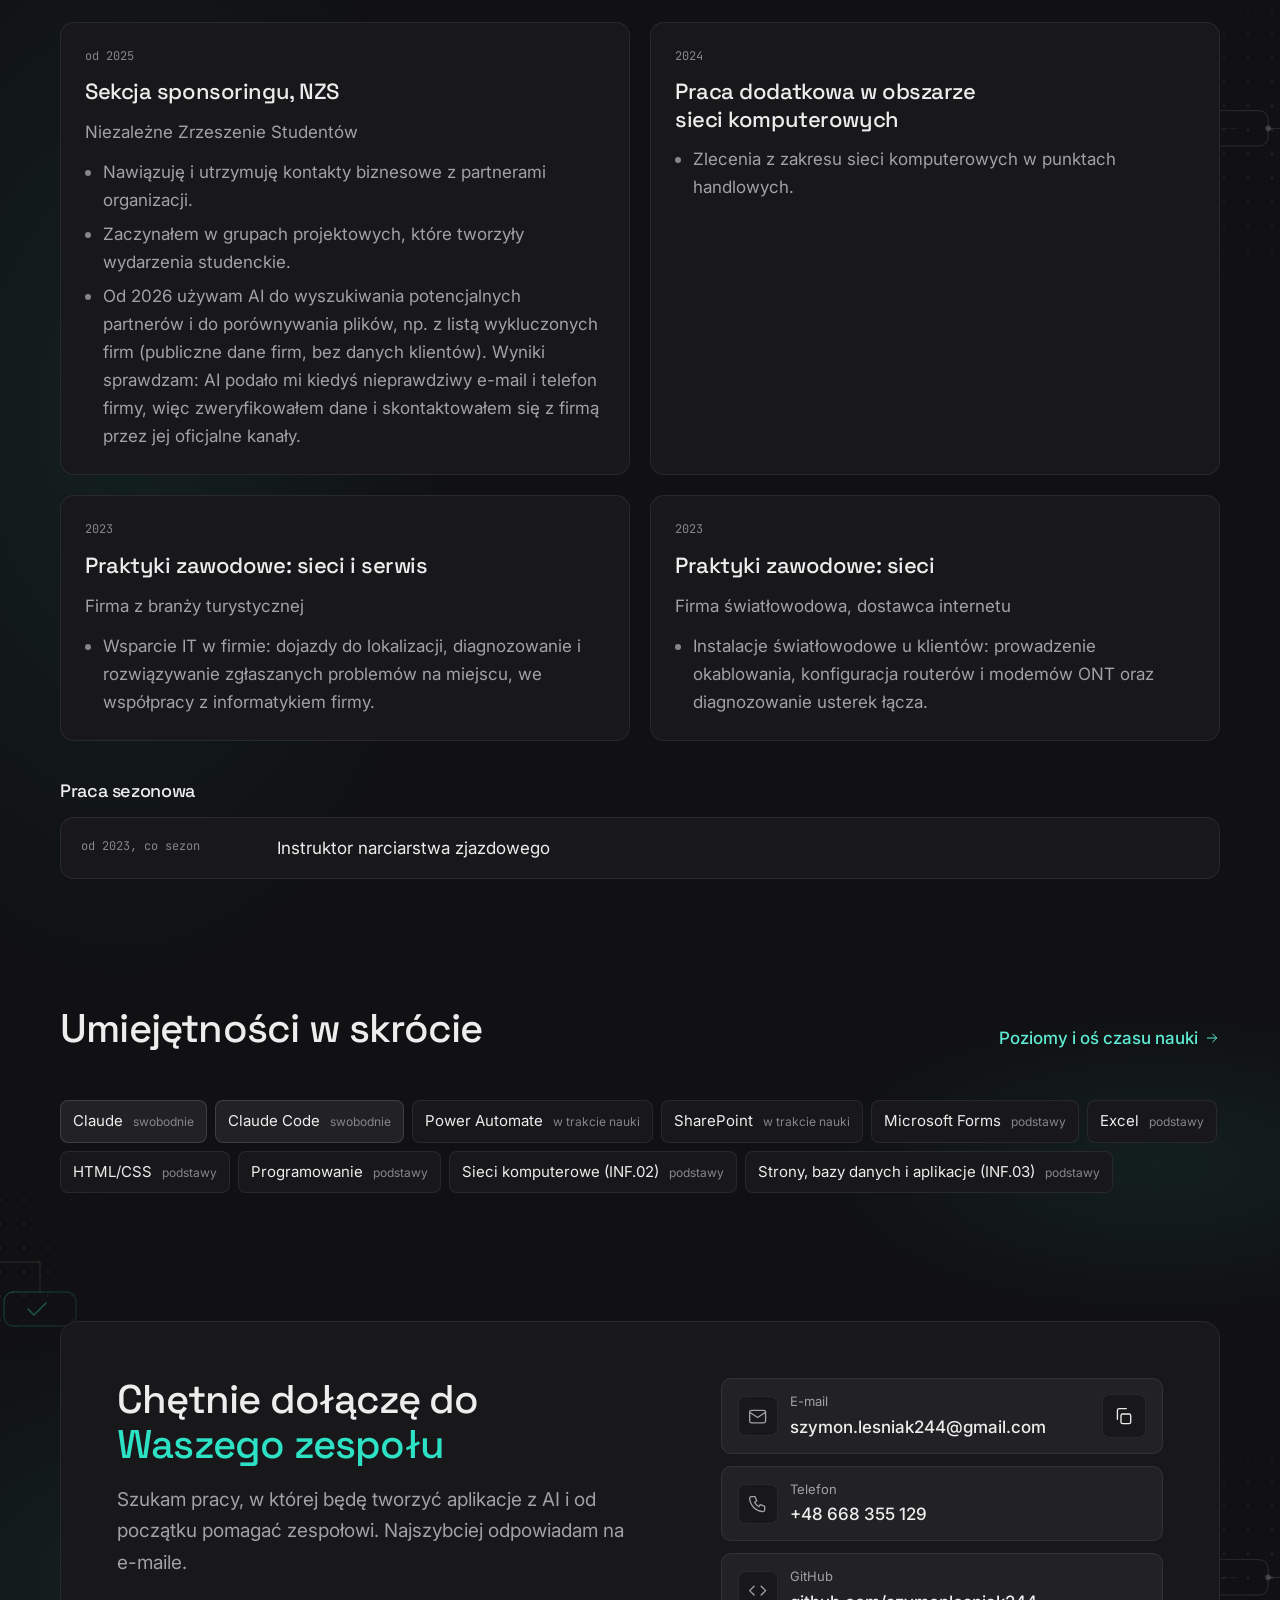
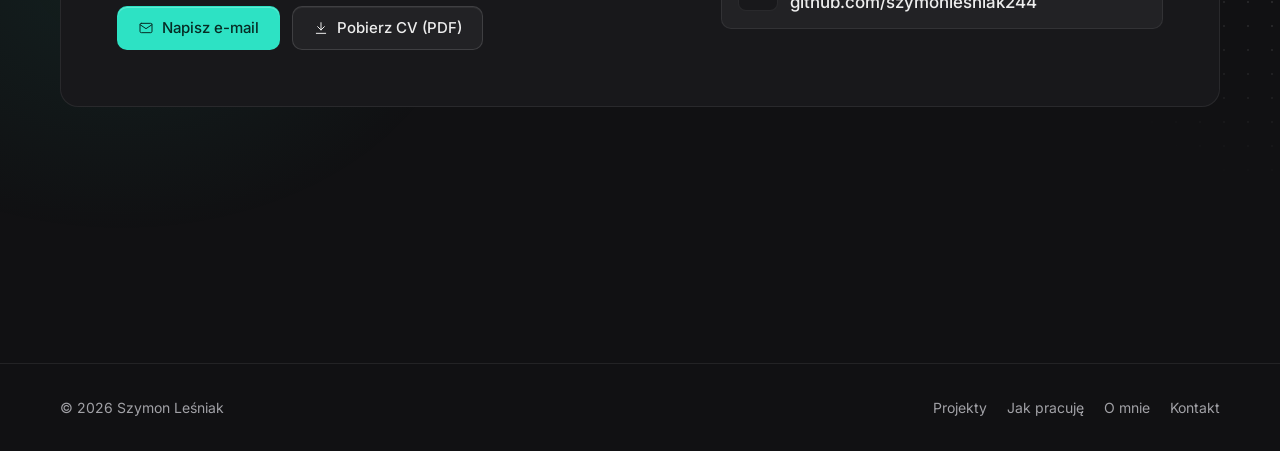
<file: o-mnie.html>
<!doctype html>
<html lang="pl">
  <head>
    <meta charset="utf-8" />
    <meta name="viewport" content="width=device-width, initial-scale=1" />
    <title>O mnie | Szymon Leśniak: vibe coding z AI</title>
    <meta name="description" content="Student zarządzania na UEK, absolwent technikum informatycznego. Wykształcenie, doświadczenie, umiejętności i kontakt." />
    <meta property="og:type" content="website" />
    <meta property="og:locale" content="pl_PL" />
    <meta property="og:title" content="O mnie | Szymon Leśniak: vibe coding z AI" />
    <meta property="og:description" content="Student zarządzania na UEK, absolwent technikum informatycznego. Wykształcenie, doświadczenie, umiejętności i kontakt." />
    <meta property="og:url" content="https://szymonlesniak244.github.io/o-mnie.html" />
    <meta property="og:image" content="https://szymonlesniak244.github.io/assets/img/projekt-3-strona.jpg" />
    <meta property="og:image:width" content="1280" />
    <meta property="og:image:height" content="800" />
    <meta name="twitter:card" content="summary_large_image" />
    <meta name="theme-color" content="#111113" />
    <link rel="icon" href="assets/favicon.svg" type="image/svg+xml" />
    <link rel="preconnect" href="https://fonts.googleapis.com" />
    <link rel="preconnect" href="https://fonts.gstatic.com" crossorigin />
    <link rel="preload" as="style" href="https://fonts.googleapis.com/css2?family=Inter:wght@400;500;600&family=JetBrains+Mono:wght@400;500&family=Space+Grotesk:wght@500&display=swap" />
    <link href="https://fonts.googleapis.com/css2?family=Inter:wght@400;500;600&family=JetBrains+Mono:wght@400;500&family=Space+Grotesk:wght@500&display=swap" rel="stylesheet" media="print" onload="this.media='all'" />
    <noscript><link href="https://fonts.googleapis.com/css2?family=Inter:wght@400;500;600&family=JetBrains+Mono:wght@400;500&family=Space+Grotesk:wght@500&display=swap" rel="stylesheet" /></noscript>
    <link rel="stylesheet" href="css/style.css" />
    <script>document.documentElement.classList.add("js");</script>
    <script src="js/main.js" defer></script>
  </head>
  <body>
    <a class="skip-link" href="#main">Przejdź do treści</a>

    <header class="site-header">
      <div class="container header-inner">
        <a class="logo" href="index.html" aria-label="Szymon, strona główna">
          <span class="logo-mark" aria-hidden="true">S</span>
          <span class="logo-text">Szymon<span class="logo-dot">.</span></span>
        </a>
        <button class="nav-toggle" type="button" aria-expanded="false" aria-controls="site-nav">
          <span class="sr-only">Menu</span>
          <span class="nav-toggle-bars" aria-hidden="true"></span>
        </button>
        <nav id="site-nav" class="site-nav" aria-label="Główna nawigacja">
          <ul>
            <li><a href="index.html">Start</a></li>
            <li><a href="projekty.html">Projekty</a></li>
            <li><a href="jak-pracuje.html">Jak pracuję</a></li>
            <li><a href="o-mnie.html" aria-current="page">O mnie</a></li>
          </ul>
          <a class="btn btn-primary btn-sm" href="#kontakt">Kontakt</a>
        </nav>
      </div>
    </header>

    <main id="main">
      <section class="page-hero" aria-labelledby="page-title">
        <div class="hero-bg" aria-hidden="true">
          <span class="blob blob-1"></span>
          <span class="blob blob-2"></span>
          <div class="hero-grid"></div>
        </div>
        <div class="container">
          <div class="section-head">
            <h1 id="page-title" data-hero style="--d: 1">Cześć, jestem Szymon</h1>
          </div>
        </div>
      </section>

      <!-- ============ KIM JESTEM ============ -->
      <section class="section section-tight" aria-labelledby="who-title">
        <div class="container about-intro">
          <!--
            ZDJĘCIE: assets/img/portret-strona.jpg (720×900). Bez <img> zostaje monogram „S”.
          -->
          <div class="avatar" data-reveal>
            <span class="avatar-monogram gradient-text" aria-hidden="true">S</span>
            <img src="assets/img/portret-strona.jpg" alt="Szymon Leśniak, zdjęcie portretowe" width="720" height="900" />
          </div>

          <div class="about-text" data-reveal style="--d: 1">
            <h2 id="who-title">Kim jestem</h2>
            <p class="lead">Studiuję zarządzanie na UEK, a wcześniej skończyłem technikum informatyczne. Dzięki temu patrzę na firmę z dwóch stron: jak działa i jakie narzędzia IT mogą przejąć od ludzi powtarzalną pracę.</p>
            <p class="lead">Na co dzień buduję z AI działające aplikacje: system rezerwacji dla salonów i głosowego asystenta. Uczę się też automatyzacji w Power Automate. Nowe narzędzia poznaję w praktyce, budując z ich pomocą coś działającego.</p>

            <dl class="facts">
              <div class="fact">
                <dt>Studia</dt>
                <dd>Zarządzanie, UEK w Krakowie (2. rok)</dd>
              </div>
              <div class="fact">
                <dt>Szkoła średnia</dt>
                <dd>Technikum informatyczne</dd>
              </div>
              <div class="fact">
                <dt>Tryb pracy</dt>
                <dd>Zdalnie, 20 h tygodniowo, od zaraz</dd>
              </div>
              <div class="fact">
                <dt>Języki</dt>
                <dd>Angielski B2</dd>
              </div>
            </dl>
          </div>
        </div>
      </section>

      <!-- ============ WYKSZTAŁCENIE ============ -->
      <section class="section section-tight" aria-labelledby="edu-title">
        <div class="container">
          <div class="section-head" data-reveal>
            <h2 id="edu-title">Wykształcenie</h2>
          </div>
          <div class="cards-2">
            <article class="info-card glass" data-reveal style="--d: 0">
              <span class="meta">od 2025</span>
              <h3>Uniwersytet Ekonomiczny w Krakowie</h3>
              <p>Zarządzanie, studia I stopnia, 2. rok</p>
              <ul>
                <li>Informatyka w zarządzaniu</li>
                <li>Statystyka (zacząłem w tym semestrze)</li>
              </ul>
            </article>
            <article class="info-card glass" data-reveal style="--d: 1">
              <span class="meta">2020-2025</span>
              <h3>Technikum informatyczne</h3>
              <p>Technik informatyk: kwalifikacje INF.02 i INF.03</p>
              <ul>
                <li>Sprzęt komputerowy i systemy operacyjne</li>
                <li>Sieci komputerowe</li>
                <li>Podstawy stron internetowych, baz danych i aplikacji</li>
              </ul>
            </article>
          </div>
        </div>
      </section>

      <!-- ============ DOŚWIADCZENIE ============ -->
      <section class="section section-tight" aria-labelledby="exp-title">
        <div class="container">
          <div class="section-head" data-reveal>
            <h2 id="exp-title">Doświadczenie</h2>
            <p class="lead">W IT pracowałem przy wsparciu użytkowników i sieciach komputerowych: na dwóch praktykach i w pracy dodatkowej. Poza tym dużo pracuję z ludźmi: w NZS i na stoku jako instruktor narciarstwa.</p>
          </div>
          <div class="cards-2">
            <article class="info-card glass" data-reveal style="--d: 0">
              <span class="meta">od 2025</span>
              <h3>Sekcja sponsoringu, NZS</h3>
              <p>Niezależne Zrzeszenie Studentów</p>
              <ul>
                <li>Nawiązuję i utrzymuję kontakty biznesowe z partnerami organizacji.</li>
                <li>Zaczynałem w grupach projektowych, które tworzyły wydarzenia studenckie.</li>
                <li>Od 2026 używam AI do wyszukiwania potencjalnych partnerów i do porównywania plików, np. z listą wykluczonych firm (publiczne dane firm, bez danych klientów). Wyniki sprawdzam: AI podało mi kiedyś nieprawdziwy e-mail i telefon firmy, więc zweryfikowałem dane i skontaktowałem się z firmą przez jej oficjalne kanały.</li>
              </ul>
            </article>
            <article class="info-card glass" data-reveal style="--d: 1">
              <span class="meta">2024</span>
              <h3>Praca dodatkowa w obszarze sieci komputerowych</h3>
              <ul>
                <li>Zlecenia z zakresu sieci komputerowych w punktach handlowych.</li>
              </ul>
            </article>
            <article class="info-card glass" data-reveal style="--d: 2">
              <span class="meta">2023</span>
              <h3>Praktyki zawodowe: sieci i serwis</h3>
              <p>Firma z branży turystycznej</p>
              <ul>
                <li>Wsparcie IT w firmie: dojazdy do lokalizacji, diagnozowanie i rozwiązywanie zgłaszanych problemów na miejscu, we współpracy z informatykiem firmy.</li>
              </ul>
            </article>
            <article class="info-card glass" data-reveal style="--d: 3">
              <span class="meta">2023</span>
              <h3>Praktyki zawodowe: sieci</h3>
              <p>Firma światłowodowa, dostawca internetu</p>
              <ul>
                <li>Instalacje światłowodowe u klientów: prowadzenie okablowania, konfiguracja routerów i modemów ONT oraz diagnozowanie usterek łącza.</li>
              </ul>
            </article>
          </div>

          <h3 class="other-exp-title" data-reveal>Praca sezonowa</h3>
          <ul class="other-exp" data-reveal>
            <li><span class="other-exp-date">od 2023, co sezon</span><span>Instruktor narciarstwa zjazdowego</span></li>
          </ul>
        </div>
      </section>

      <!-- ============ UMIEJĘTNOŚCI (skrót) ============ -->
      <section class="section section-tight" aria-labelledby="skills-title">
        <div class="container">
          <div class="section-head-row">
            <div class="section-head" data-reveal>
              <h2 id="skills-title">Umiejętności w skrócie</h2>
            </div>
            <a class="link-arrow" href="jak-pracuje.html" data-reveal>
              Poziomy i oś czasu nauki
              <svg class="icon" viewBox="0 0 24 24" aria-hidden="true"><path d="M5 12h14M13 6l6 6-6 6" /></svg>
            </a>
          </div>
          <ul class="skill-cloud" data-reveal>
            <li class="skill-strong">Claude <small>swobodnie</small></li>
            <li class="skill-strong">Claude Code <small>swobodnie</small></li>
            <li>Power Automate <small>w trakcie nauki</small></li>
            <li>SharePoint <small>w trakcie nauki</small></li>
            <li>Microsoft Forms <small>podstawy</small></li>
            <li>Excel <small>podstawy</small></li>
            <li>HTML/CSS <small>podstawy</small></li>
            <li>Programowanie <small>podstawy</small></li>
            <li>Sieci komputerowe (INF.02) <small>podstawy</small></li>
            <li>Strony, bazy danych i aplikacje (INF.03) <small>podstawy</small></li>
          </ul>
        </div>
      </section>

      <!-- ============ KONTAKT ============ -->
      <!-- E-mail jest w 3 miejscach: href="mailto:…", data-copy="…" i w <strong> -->
      <section class="section section-tight" id="kontakt" aria-labelledby="contact-title">
        <div class="container">
          <div class="contact-panel glass" data-reveal>
            <div class="contact-copy">
              <h2 id="contact-title">Chętnie dołączę do <span class="gradient-text">Waszego zespołu</span></h2>
              <p class="lead">Szukam pracy, w której będę tworzyć aplikacje z AI i od początku pomagać zespołowi. Najszybciej odpowiadam na e-maile.</p>
              <div class="hero-cta">
                <a class="btn btn-primary" href="mailto:szymon.lesniak244@gmail.com">
                  <svg class="icon" viewBox="0 0 24 24" aria-hidden="true"><rect x="3" y="5" width="18" height="14" rx="2" /><path d="m3 7 9 6 9-6" /></svg>
                  Napisz e-mail
                </a>
                <a class="btn btn-ghost" href="assets/pdf/cv-szymon-lesniak.pdf" download>
                  <svg class="icon" viewBox="0 0 24 24" aria-hidden="true"><path d="M12 4v11M7 10l5 5 5-5M5 20h14" /></svg>
                  Pobierz CV (PDF)
                </a>
              </div>
            </div>

            <div>
              <ul class="contact-list">
                <li class="contact-item">
                  <span class="badge" aria-hidden="true"><svg class="icon" viewBox="0 0 24 24"><rect x="3" y="5" width="18" height="14" rx="2" /><path d="m3 7 9 6 9-6" /></svg></span>
                  <span><small>E-mail</small><strong>szymon.lesniak244@gmail.com</strong></span>
                  <button class="copy-btn" type="button" data-copy="szymon.lesniak244@gmail.com" aria-label="Skopiuj adres e-mail">
                    <svg class="icon" viewBox="0 0 24 24" aria-hidden="true"><rect x="9" y="9" width="11" height="11" rx="2" /><path d="M5 15V5a2 2 0 0 1 2-2h8" /></svg>
                  </button>
                </li>
                <li>
                  <a class="contact-item" href="tel:+48668355129">
                    <span class="badge" aria-hidden="true">
                      <svg class="icon" viewBox="0 0 24 24"><path d="M5 4h4l2 5-2.5 1.5a11 11 0 0 0 5 5L15 13l5 2v4a2 2 0 0 1-2 2A16 16 0 0 1 3 6a2 2 0 0 1 2-2" /></svg>
                    </span>
                    <span><small>Telefon</small><strong>+48 668 355 129</strong></span>
                  </a>
                </li>
                <li>
                  <a class="contact-item" href="https://github.com/szymonlesniak244" target="_blank" rel="noopener">
                    <span class="badge" aria-hidden="true">
                      <svg class="icon" viewBox="0 0 24 24"><path d="m8 7-5 5 5 5M16 7l5 5-5 5" /></svg>
                    </span>
                    <span><small>GitHub</small><strong>github.com/szymonlesniak244</strong></span>
                  </a>
                </li>
              </ul>
              <p class="copy-status" role="status" aria-live="polite"></p>
            </div>
          </div>
        </div>
      </section>
    </main>

    <footer class="site-footer">
      <div class="container footer-inner">
        <p>© <span data-year>2026</span> Szymon Leśniak</p>
        <nav class="footer-links" aria-label="Stopka">
          <a href="projekty.html">Projekty</a>
          <a href="jak-pracuje.html">Jak pracuję</a>
          <a href="o-mnie.html">O mnie</a>
          <a href="o-mnie.html#kontakt">Kontakt</a>
        </nav>
      </div>
    </footer>
  </body>
</html>
</file>
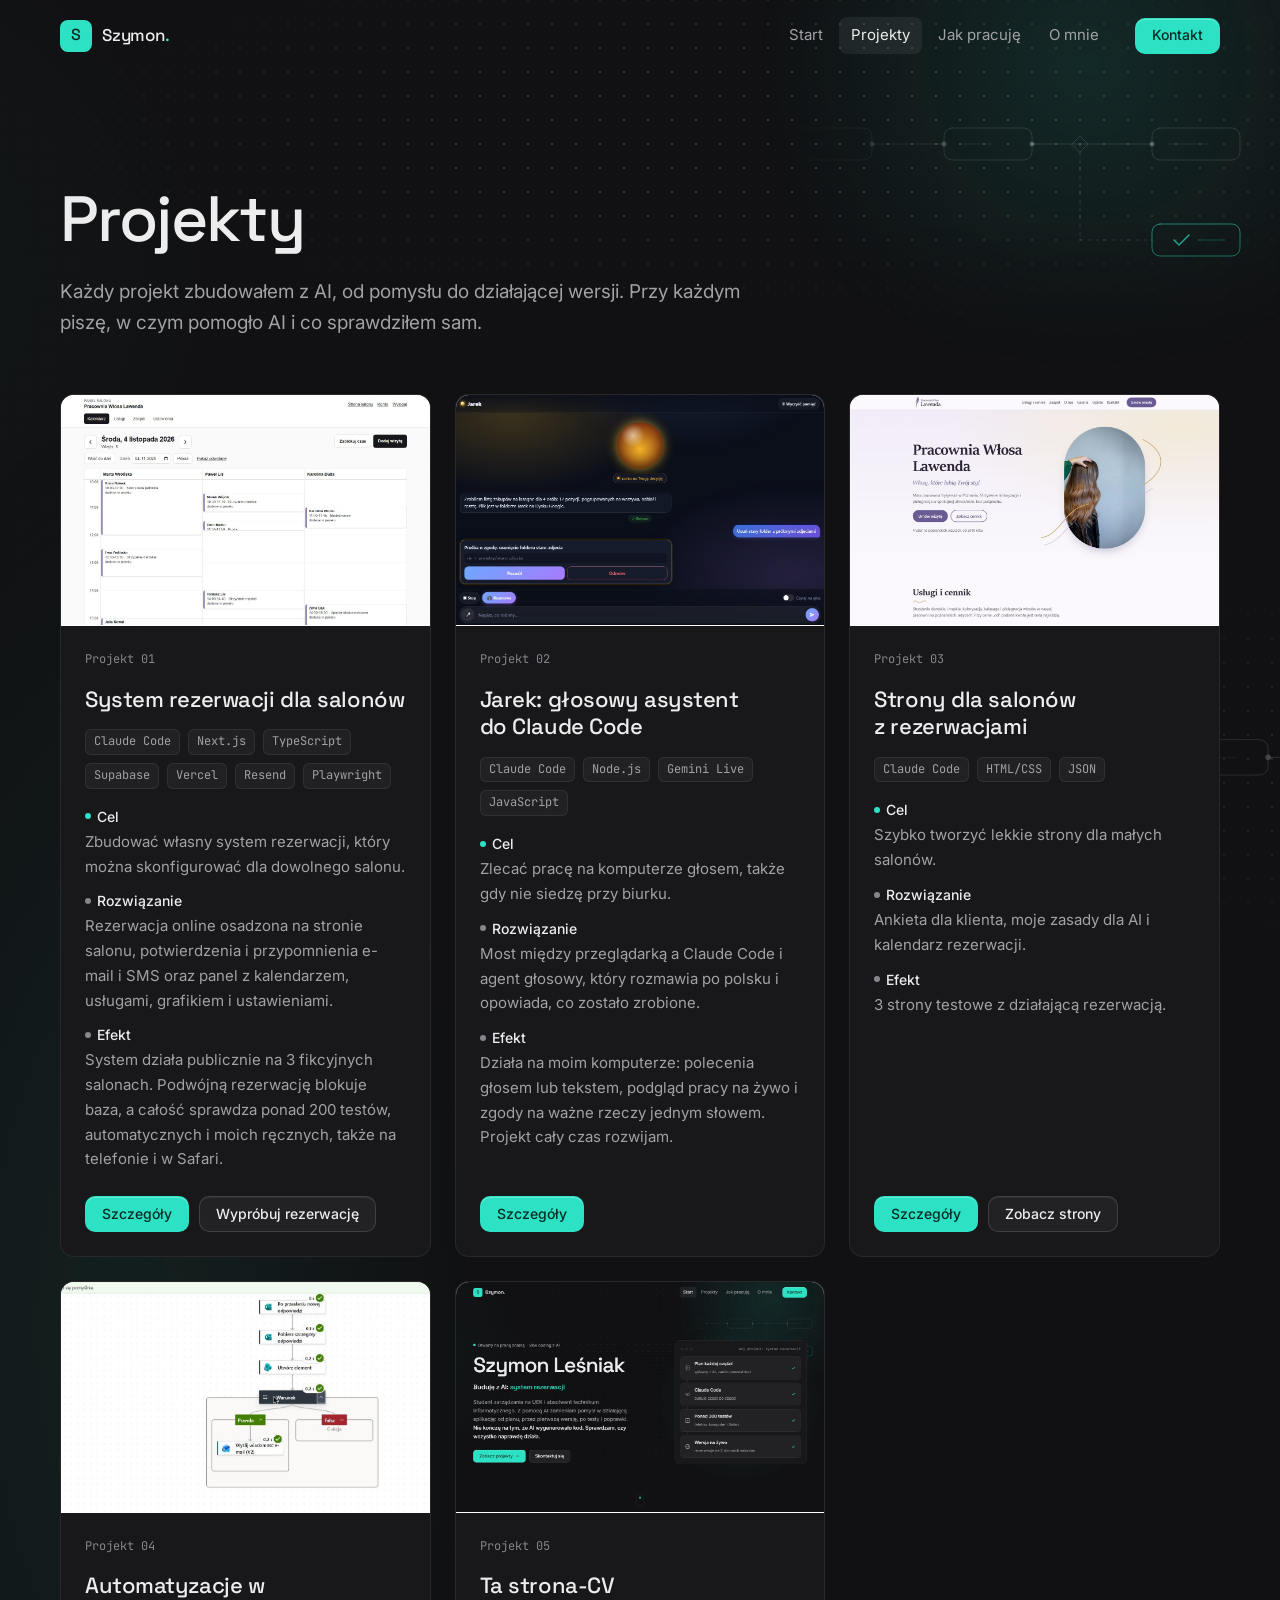
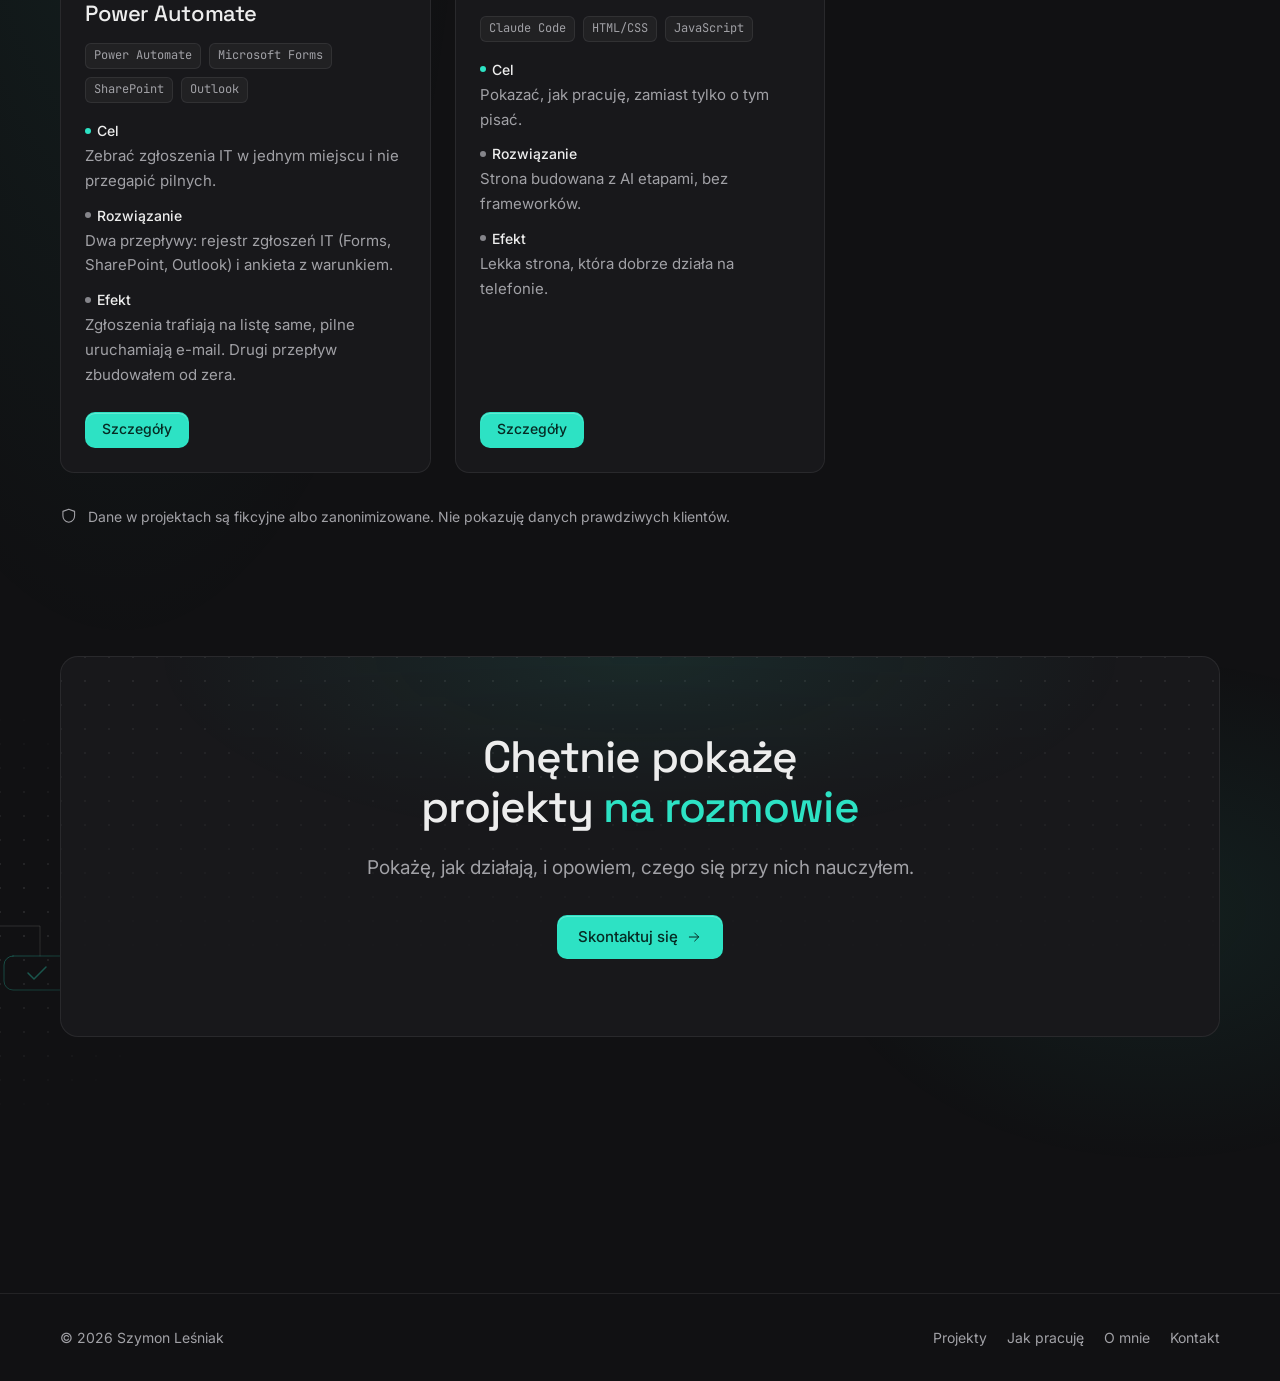
<file: projekty.html>
<!doctype html>
<html lang="pl">
  <head>
    <meta charset="utf-8" />
    <meta name="viewport" content="width=device-width, initial-scale=1" />
    <title>Projekty | Szymon Leśniak: vibe coding z AI</title>
    <meta name="description" content="Moje projekty: system rezerwacji dla salonów, głosowy asystent Jarek, strony budowane z AI, automatyzacje w Power Automate i ta strona-CV." />
    <meta property="og:type" content="website" />
    <meta property="og:locale" content="pl_PL" />
    <meta property="og:title" content="Projekty | Szymon Leśniak: vibe coding z AI" />
    <meta property="og:description" content="Moje projekty: system rezerwacji dla salonów, głosowy asystent Jarek, strony budowane z AI, automatyzacje w Power Automate i ta strona-CV." />
    <meta property="og:url" content="https://szymonlesniak244.github.io/projekty.html" />
    <meta property="og:image" content="https://szymonlesniak244.github.io/assets/img/projekt-3-strona.jpg" />
    <meta property="og:image:width" content="1280" />
    <meta property="og:image:height" content="800" />
    <meta name="twitter:card" content="summary_large_image" />
    <meta name="theme-color" content="#111113" />
    <link rel="icon" href="assets/favicon.svg" type="image/svg+xml" />
    <link rel="preconnect" href="https://fonts.googleapis.com" />
    <link rel="preconnect" href="https://fonts.gstatic.com" crossorigin />
    <link rel="preload" as="style" href="https://fonts.googleapis.com/css2?family=Inter:wght@400;500;600&family=JetBrains+Mono:wght@400;500&family=Space+Grotesk:wght@500&display=swap" />
    <link href="https://fonts.googleapis.com/css2?family=Inter:wght@400;500;600&family=JetBrains+Mono:wght@400;500&family=Space+Grotesk:wght@500&display=swap" rel="stylesheet" media="print" onload="this.media='all'" />
    <noscript><link href="https://fonts.googleapis.com/css2?family=Inter:wght@400;500;600&family=JetBrains+Mono:wght@400;500&family=Space+Grotesk:wght@500&display=swap" rel="stylesheet" /></noscript>
    <link rel="stylesheet" href="css/style.css" />
    <script>document.documentElement.classList.add("js");</script>
    <script src="js/main.js" defer></script>
  </head>
  <body>
    <a class="skip-link" href="#main">Przejdź do treści</a>

    <header class="site-header">
      <div class="container header-inner">
        <a class="logo" href="index.html" aria-label="Szymon, strona główna">
          <span class="logo-mark" aria-hidden="true">S</span>
          <span class="logo-text">Szymon<span class="logo-dot">.</span></span>
        </a>
        <button class="nav-toggle" type="button" aria-expanded="false" aria-controls="site-nav">
          <span class="sr-only">Menu</span>
          <span class="nav-toggle-bars" aria-hidden="true"></span>
        </button>
        <nav id="site-nav" class="site-nav" aria-label="Główna nawigacja">
          <ul>
            <li><a href="index.html">Start</a></li>
            <li><a href="projekty.html" aria-current="page">Projekty</a></li>
            <li><a href="jak-pracuje.html">Jak pracuję</a></li>
            <li><a href="o-mnie.html">O mnie</a></li>
          </ul>
          <a class="btn btn-primary btn-sm" href="o-mnie.html#kontakt">Kontakt</a>
        </nav>
      </div>
    </header>

    <main id="main">
      <section class="page-hero" aria-labelledby="page-title">
        <div class="hero-bg" aria-hidden="true">
          <span class="blob blob-1"></span>
          <span class="blob blob-2"></span>
          <div class="hero-grid"></div>
        </div>
        <div class="container">
          <div class="section-head">
            <h1 id="page-title" data-hero style="--d: 1">Projekty</h1>
            <p class="lead" data-reveal style="--d: 2">Każdy projekt zbudowałem z AI, od pomysłu do działającej wersji. Przy każdym piszę, w czym pomogło AI i co sprawdziłem sam.</p>
          </div>
        </div>
      </section>

      <section class="section section-tight" aria-label="Lista projektów">
        <div class="container">
          <!--
            JEDNA KARTA = jeden <article>. Przycisk data-open="projekt-1"
            otwiera okno <dialog id="projekt-1"> niżej na stronie.
            Obraz: zamień <div class="media-ph">…</div> na
            <img class="media" src="assets/img/projekt-1.webp" alt="Opis zrzutu" loading="lazy" width="1600" height="1000">
          -->
          <div class="projects-grid">
            <!-- PROJEKT REZERWACJE -->
            <article class="project-card glass" data-reveal style="--d: 0">
              <img class="media" src="assets/img/projekt-rezerwacje-kalendarz-800.jpg" srcset="assets/img/projekt-rezerwacje-kalendarz-800.jpg 800w, assets/img/projekt-rezerwacje-kalendarz.jpg 1280w" sizes="(max-width: 960px) 100vw, 920px" alt="Panel salonu: kalendarz dnia z kolumną na każdą osobę i fikcyjnymi wizytami" width="1280" height="800" loading="lazy" />
              <div class="project-body">
                <p class="project-num">Projekt 01</p>
                <h2 class="h3-like">System rezerwacji dla salonów</h2>
                <ul class="tags" aria-label="Narzędzia"><li>Claude Code</li><li>Next.js</li><li>TypeScript</li><li>Supabase</li><li>Vercel</li><li>Resend</li><li>Playwright</li></ul>
                <ol class="pse">
                  <li><b>Cel</b><span>Zbudować własny system rezerwacji, który można skonfigurować dla dowolnego salonu.</span></li>
                  <li><b>Rozwiązanie</b><span>Rezerwacja online osadzona na stronie salonu, potwierdzenia i przypomnienia e-mail i SMS oraz panel z kalendarzem, usługami, grafikiem i ustawieniami.</span></li>
                  <li><b>Efekt</b><span>System działa publicznie na 3 fikcyjnych salonach. Podwójną rezerwację blokuje baza, a całość sprawdza ponad 200 testów, automatycznych i moich ręcznych, także na telefonie i w Safari.</span></li>
                </ol>
                <div class="project-actions">
                  <button class="btn btn-primary btn-sm" type="button" data-open="projekt-rezerwacje">Szczegóły</button>
                  <a class="btn btn-ghost btn-sm" href="https://szymonlesniak244.github.io/strony-salonow/lawenda/index.html#rezerwacja">Wypróbuj rezerwację</a>
                </div>
              </div>
            </article>
            <!-- PROJEKT JAREK -->
            <article class="project-card glass" data-reveal style="--d: 1">
              <img class="media" src="assets/img/projekt-jarek-800.jpg" srcset="assets/img/projekt-jarek-800.jpg 800w, assets/img/projekt-jarek.jpg 1280w" sizes="(max-width: 960px) 100vw, 920px" alt="Panel asystenta Jarek: kula stanu, raport z wykonanej pracy i prośba o zgodę na usunięcie folderu" width="1280" height="800" loading="lazy" />
              <div class="project-body">
                <p class="project-num">Projekt 02</p>
                <h2 class="h3-like">Jarek: głosowy asystent do Claude Code</h2>
                <ul class="tags" aria-label="Narzędzia"><li>Claude Code</li><li>Node.js</li><li>Gemini Live</li><li>JavaScript</li></ul>
                <ol class="pse">
                  <li><b>Cel</b><span>Zlecać pracę na komputerze głosem, także gdy nie siedzę przy biurku.</span></li>
                  <li><b>Rozwiązanie</b><span>Most między przeglądarką a Claude Code i agent głosowy, który rozmawia po polsku i opowiada, co zostało zrobione.</span></li>
                  <li><b>Efekt</b><span>Działa na moim komputerze: polecenia głosem lub tekstem, podgląd pracy na żywo i zgody na ważne rzeczy jednym słowem. Projekt cały czas rozwijam.</span></li>
                </ol>
                <div class="project-actions">
                  <button class="btn btn-primary btn-sm" type="button" data-open="projekt-jarek">Szczegóły</button>
                </div>
              </div>
            </article>
            <!-- PROJEKT 2 -->
            <article class="project-card glass" data-reveal style="--d: 1">
              <img class="media" src="assets/img/projekt-2-lawenda-800.jpg" srcset="assets/img/projekt-2-lawenda-800.jpg 800w, assets/img/projekt-2-lawenda.jpg 1280w" sizes="(max-width: 960px) 100vw, 920px" alt="Strona testowa salonu fryzjerskiego: duży nagłówek, przyciski „Umów wizytę” i „Zobacz cennik” oraz zdjęcie w kształcie kapsuły" width="1280" height="800" loading="lazy" />
              <div class="project-body">
                <p class="project-num">Projekt 03</p>
                <h2 class="h3-like">Strony dla salonów z rezerwacjami</h2>
                <ul class="tags" aria-label="Narzędzia"><li>Claude Code</li><li>HTML/CSS</li><li>JSON</li></ul>
                <ol class="pse">
                  <li><b>Cel</b><span>Szybko tworzyć lekkie strony dla małych salonów.</span></li>
                  <li><b>Rozwiązanie</b><span>Ankieta dla klienta, moje zasady dla AI i kalendarz rezerwacji.</span></li>
                  <li><b>Efekt</b><span>3 strony testowe z działającą rezerwacją.</span></li>
                </ol>
                <div class="project-actions">
                  <button class="btn btn-primary btn-sm" type="button" data-open="projekt-2">Szczegóły</button>
                  <a class="btn btn-ghost btn-sm" href="https://szymonlesniak244.github.io/strony-salonow/">Zobacz strony</a>
                </div>
              </div>
            </article>
            <!-- PROJEKT 1 -->
            <article class="project-card glass" data-reveal style="--d: 0">
              <img class="media" src="assets/img/projekt-1-przeplyw-800.jpg" srcset="assets/img/projekt-1-przeplyw-800.jpg 800w, assets/img/projekt-1-przeplyw.jpg 1536w" sizes="(max-width: 960px) 100vw, 920px" alt="Przepływ w Power Automate: nowa odpowiedź z formularza, utworzenie elementu na liście SharePoint i warunek wysyłający e-mail" width="1536" height="688" loading="lazy" />
              <div class="project-body">
                <p class="project-num">Projekt 04</p>
                <h2 class="h3-like">Automatyzacje w Power Automate</h2>
                <ul class="tags" aria-label="Narzędzia"><li>Power Automate</li><li>Microsoft Forms</li><li>SharePoint</li><li>Outlook</li></ul>
                <ol class="pse">
                  <li><b>Cel</b><span>Zebrać zgłoszenia IT w jednym miejscu i nie przegapić pilnych.</span></li>
                  <li><b>Rozwiązanie</b><span>Dwa przepływy: rejestr zgłoszeń IT (Forms, SharePoint, Outlook) i ankieta z warunkiem.</span></li>
                  <li><b>Efekt</b><span>Zgłoszenia trafiają na listę same, pilne uruchamiają e-mail. Drugi przepływ zbudowałem od zera.</span></li>
                </ol>
                <div class="project-actions">
                  <button class="btn btn-primary btn-sm" type="button" data-open="projekt-1">Szczegóły</button>
                </div>
              </div>
            </article>
            <!-- PROJEKT 3 -->
            <article class="project-card glass" data-reveal style="--d: 2">
              <img class="media" src="assets/img/projekt-3-strona-800.jpg" srcset="assets/img/projekt-3-strona-800.jpg 800w, assets/img/projekt-3-strona.jpg 1280w" sizes="(max-width: 960px) 100vw, 920px" alt="Strona główna tego portfolio: imię i nazwisko, hasło i karta z przepływem rejestru zgłoszeń IT na ciemnym tle" width="1280" height="800" loading="lazy" />
              <div class="project-body">
                <p class="project-num">Projekt 05</p>
                <h2 class="h3-like">Ta strona-CV</h2>
                <ul class="tags" aria-label="Narzędzia"><li>Claude Code</li><li>HTML/CSS</li><li>JavaScript</li></ul>
                <ol class="pse">
                  <li><b>Cel</b><span>Pokazać, jak pracuję, zamiast tylko o tym pisać.</span></li>
                  <li><b>Rozwiązanie</b><span>Strona budowana z AI etapami, bez frameworków.</span></li>
                  <li><b>Efekt</b><span>Lekka strona, która dobrze działa na telefonie.</span></li>
                </ol>
                <div class="project-actions">
                  <button class="btn btn-primary btn-sm" type="button" data-open="projekt-3">Szczegóły</button>
                </div>
              </div>
            </article>
          </div>

          <p class="projects-note" data-reveal>
            <svg class="icon" viewBox="0 0 24 24" aria-hidden="true"><path d="M12 3l8 3v6c0 5-3.5 8-8 9-4.5-1-8-4-8-9V6z" /></svg>
            Dane w projektach są fikcyjne albo zanonimizowane. Nie pokazuję danych prawdziwych klientów.
          </p>
        </div>
      </section>

      <section class="section section-tight" aria-labelledby="cta-title">
        <div class="container">
          <div class="cta glass" data-reveal>
            <h2 id="cta-title">Chętnie pokażę projekty <span class="gradient-text">na rozmowie</span></h2>
            <p class="lead">Pokażę, jak działają, i opowiem, czego się przy nich nauczyłem.</p>
            <div class="hero-cta">
              <a class="btn btn-primary" href="o-mnie.html#kontakt">
                Skontaktuj się
                <svg class="icon icon-arrow" viewBox="0 0 24 24" aria-hidden="true"><path d="M5 12h14M13 6l6 6-6 6" /></svg>
              </a>
            </div>
          </div>
        </div>
      </section>
    </main>

    <!-- ============ OKNA ZE SZCZEGÓŁAMI PROJEKTÓW ============ -->
    <dialog class="modal" id="projekt-rezerwacje" aria-labelledby="projekt-rezerwacje-title">
      <button class="modal-close" type="button" data-close aria-label="Zamknij szczegóły projektu">✕</button>
      <img class="media" src="assets/img/projekt-rezerwacje-kalendarz-800.jpg" srcset="assets/img/projekt-rezerwacje-kalendarz-800.jpg 800w, assets/img/projekt-rezerwacje-kalendarz.jpg 1280w" sizes="(max-width: 960px) 100vw, 920px" alt="Panel salonu: kalendarz dnia z kolumną na każdą osobę i fikcyjnymi wizytami" width="1280" height="800" loading="lazy" />
      <div class="modal-body">
        <div>
          <p class="project-num">Projekt 01</p>
          <h2 id="projekt-rezerwacje-title">System rezerwacji dla salonów</h2>
        </div>
        <ul class="tags" aria-label="Narzędzia"><li>Claude Code</li><li>Next.js</li><li>TypeScript</li><li>Supabase</li><li>Vercel</li><li>Resend</li><li>Playwright</li></ul>
        <div class="pse-grid">
          <div class="pse-block"><h3>Cel</h3><p>Zbudować własny system rezerwacji, który można skonfigurować dla dowolnego salonu.</p></div>
          <div class="pse-block"><h3>Rozwiązanie</h3><p>Rezerwacja online osadzona na stronie salonu, potwierdzenia i przypomnienia e-mail i SMS oraz panel z kalendarzem, usługami, grafikiem i ustawieniami.</p></div>
          <div class="pse-block"><h3>Efekt</h3><p>System działa publicznie na 3 fikcyjnych salonach. Podwójną rezerwację blokuje baza, a całość sprawdza ponad 200 testów, automatycznych i moich ręcznych, także na telefonie i w Safari.</p></div>
        </div>
        <figure class="modal-figure">
          <img src="assets/img/projekt-rezerwacje-rezerwacja.jpg" alt="Rezerwacja online: wybór osoby, dnia i godziny wizyty" width="1280" height="800" loading="lazy" />
          <figcaption>Rezerwacja online: klient wybiera usługę, osobę, dzień i godzinę.</figcaption>
        </figure>
        <figure class="modal-figure">
          <img src="assets/img/projekt-rezerwacje-zespol.jpg" alt="Panel salonu: lista zespołu ze stanowiskami i godzinami pracy" width="1280" height="800" loading="lazy" />
          <figcaption>Panel salonu: zespół i godziny pracy. Wszystkie dane są fikcyjne.</figcaption>
        </figure>
        <div>
          <h3>Przebieg krok po kroku</h3>
          <ol class="steps-list"><li>Podzieliłem system na części: salony, rezerwacja, powiadomienia, panel i osadzenie na stronie.</li><li>Każdą część najpierw spisałem z AI jako plan: co ma robić i po czym poznam, że działa.</li><li>Claude Code budował część po części, a ja zatwierdzałem każdą po sprawdzeniu.</li><li>Ponad 200 testów: automatyczne testy kodu, bazy danych i przeglądarki (telefon, komputer, Safari) oraz moje testy ręczne.</li><li>Zabezpieczenia przed nadużyciami: ochrona formularza przed botami, limit rezerwacji i zapis wizyt tylko przez serwer.</li><li>Wersja na żywo na Vercelu, osadzona na 3 stronach salonów, z przypomnieniami e-mail i SMS (w salonach demo SMS-y są wyłączone).</li></ol>
        </div>
        <div>
          <h3>Rola AI i moja weryfikacja</h3>
          <p>Kod pisze Claude Code. Ja ustalam, co system ma robić, podejmuję decyzje, testuję na telefonie i zgłaszam poprawki. Przykład: podczas mojego testu na żywo zapis wizyty zwrócił błąd. Zgłosiłem go, przyczyną był brak uprawnienia w bazie danych, a po poprawce sprawdziłem jeszcze raz: wizyta się zapisała. Pierwsza wersja przewijania do kolejnego kroku rezerwacji wyglądała źle, więc zleciłem zmianę na płynną, taką jak w menu strony.</p>
        </div>
        <div class="project-actions">
          <a class="btn btn-primary" href="https://szymonlesniak244.github.io/strony-salonow/lawenda/index.html#rezerwacja">Wypróbuj w Lawendzie</a>
          <a class="btn btn-ghost" href="https://szymonlesniak244.github.io/strony-salonow/luna/rezerwacja.html">Wypróbuj w Lunie</a>
          <a class="btn btn-ghost" href="https://szymonlesniak244.github.io/strony-salonow/kotwica/rezerwacja.html">Wypróbuj w Kotwicy</a>
          <button class="btn btn-ghost" type="button" data-close>Zamknij</button>
        </div>
      </div>
    </dialog>

    <dialog class="modal" id="projekt-jarek" aria-labelledby="projekt-jarek-title">
      <button class="modal-close" type="button" data-close aria-label="Zamknij szczegóły projektu">✕</button>
      <img class="media" src="assets/img/projekt-jarek-800.jpg" srcset="assets/img/projekt-jarek-800.jpg 800w, assets/img/projekt-jarek.jpg 1280w" sizes="(max-width: 960px) 100vw, 920px" alt="Panel asystenta Jarek: kula stanu, raport z wykonanej pracy i prośba o zgodę na usunięcie folderu z przyciskami Pozwól i Odmów" width="1280" height="800" loading="lazy" />
      <div class="modal-body">
        <div>
          <p class="project-num">Projekt 02</p>
          <h2 id="projekt-jarek-title">Jarek: głosowy asystent do Claude Code</h2>
        </div>
        <ul class="tags" aria-label="Narzędzia"><li>Claude Code</li><li>Node.js</li><li>Gemini Live</li><li>JavaScript</li></ul>
        <div class="pse-grid">
          <div class="pse-block"><h3>Cel</h3><p>Zlecać pracę na komputerze głosem, np. w trakcie gotowania albo poza domem, i słyszeć, co zostało zrobione.</p></div>
          <div class="pse-block"><h3>Rozwiązanie</h3><p>Serwer w Node.js uruchamia Claude Code i przekazuje mu polecenia. Panel w przeglądarce działa na telefonie, a agent głosowy Gemini Live rozmawia po polsku i opowiada raporty z pracy.</p></div>
          <div class="pse-block"><h3>Efekt</h3><p>Działa na moim komputerze i cały czas go rozwijam. Następny krok to dostęp z telefonu poza domem przez bezpieczne połączenie.</p></div>
        </div>
        <div>
          <h3>Co już działa</h3>
          <ol class="steps-list"><li>Polecenia pisane albo dyktowane, także w rozmowie głosowej, której można przerwać w każdej chwili.</li><li>Podgląd na bieżąco: co Claude czyta, edytuje i uruchamia.</li><li>Zgody: proste rzeczy przechodzą same, a usuwanie plików, nieodwracalne zmiany w gicie i ustawienia systemu zawsze czekają na moje „tak”.</li><li>Przycisk Stop przerywa pracę, a historia rozmowy zostaje po restarcie.</li><li>Klucz API zostaje na komputerze, przeglądarka nigdy go nie widzi.</li></ol>
        </div>
        <div>
          <h3>Rola AI i moja praca</h3>
          <p>Kod pisze Claude Code. Ja wymyśliłem, jak asystent ma działać, ustaliłem zasady zgód i sposób mówienia agenta, a każdą wersję sprawdzałem w prawdziwych rozmowach i zgłaszałem poprawki. Kod jest w prywatnym repozytorium, chętnie pokażę go na rozmowie.</p>
        </div>
        <div class="project-actions">
          <button class="btn btn-ghost" type="button" data-close>Zamknij</button>
        </div>
      </div>
    </dialog>

    <dialog class="modal" id="projekt-1" aria-labelledby="projekt-1-title">
      <button class="modal-close" type="button" data-close aria-label="Zamknij szczegóły projektu">✕</button>
      <img class="media" src="assets/img/projekt-1-przeplyw-800.jpg" srcset="assets/img/projekt-1-przeplyw-800.jpg 800w, assets/img/projekt-1-przeplyw.jpg 1536w" sizes="(max-width: 960px) 100vw, 920px" alt="Przepływ w Power Automate: nowa odpowiedź z formularza, utworzenie elementu na liście SharePoint i warunek wysyłający e-mail" width="1536" height="688" />
      <div class="modal-body">
        <div>
          <p class="project-num">Projekt 04</p>
          <h2 id="projekt-1-title">Automatyzacje w Power Automate</h2>
        </div>
        <ul class="tags" aria-label="Narzędzia"><li>Power Automate</li><li>Microsoft Forms</li><li>SharePoint</li><li>Outlook</li></ul>
        <div class="pse-grid">
          <div class="pse-block"><h3>Cel</h3><p>W fikcyjnej firmie zgłoszenia IT miały trafiać w jedno miejsce, a te pilne od razu do osoby, która je obsłuży.</p></div>
          <div class="pse-block"><h3>Rozwiązanie</h3><p>Pracownik wypełnia formularz Microsoft Forms: dział, rodzaj problemu, priorytet i opis. Przepływ Power Automate po każdej odpowiedzi tworzy wpis na liście SharePoint ze statusem „Nowe” i datą zgłoszenia.</p></div>
          <div class="pse-block"><h3>Efekt</h3><p>Nikt nie przepisuje zgłoszeń ręcznie, a przy priorytecie „Wysoki” od razu wychodzi e-mail z podsumowaniem. Przetestowałem to na liście 25 fikcyjnych zgłoszeń z 6 tygodni.</p></div>
        </div>
        <div>
          <h3>Przebieg krok po kroku</h3>
          <ol class="steps-list"><li>Wyzwalacz: nowa odpowiedź w formularzu.</li><li>Pobranie szczegółów odpowiedzi.</li><li>Utworzenie elementu na liście SharePoint (status „Nowe”, data).</li><li>Warunek: czy priorytet jest „Wysoki”?</li><li>Jeśli tak: e-mail z Outlooka z podsumowaniem zgłoszenia.</li></ol>
        </div>
        <figure class="modal-figure">
          <img src="assets/img/projekt-1-lista.jpg" alt="Lista SharePoint „Zgłoszenia IT” z fikcyjnymi zgłoszeniami: dział, rodzaj problemu, priorytet, opis, status i data" width="1536" height="683" loading="lazy" />
          <figcaption>Lista SharePoint z fikcyjnymi zgłoszeniami testowymi.</figcaption>
        </figure>
        <div>
          <h3>Rola AI i moja weryfikacja</h3>
          <p>Przepływ zbudowało AI (Claude) na moją prośbę. Moją rolą było sprawdzenie, czy działa poprawnie: wysyłałem testowe zgłoszenia i patrzyłem, czy wpis pojawia się na liście, śledziłem historię uruchomień i testowałem, czy e-mail przychodzi tylko przy priorytecie „Wysoki”.</p>
        </div>
        <div>
          <h3>Drugi przepływ: zbudowany przeze mnie</h3>
          <p>Po tym projekcie sam zbudowałem drugi przepływ, „Ankieta dla klientów”. Po nowej odpowiedzi w Microsoft Forms pobiera jej szczegóły, a warunek sprawdza odpowiedź na pytanie w ankiecie: przy „Tak” osoba, która wypełniła ankietę, dostaje e-mail z podziękowaniem, a przy innej odpowiedzi drugą, osobną wiadomość. Najtrudniej było ułożyć warunek. Nie wiedziałem, jak go ustawić, więc zajrzałem do przepływu zbudowanego wcześniej przez AI i na tym przykładzie ułożyłem własny. Przepływ uruchomił się 6 razy, za każdym razem poprawnie, w obu gałęziach.</p>
        </div>
        <figure class="modal-figure">
          <img src="assets/img/projekt-1-ankieta.jpg" alt="Mój przepływ „Ankieta dla klientów” w Power Automate: nowa odpowiedź z formularza, pobranie szczegółów i warunek z dwiema gałęziami wysyłającymi e-maile" width="1062" height="590" loading="lazy" />
          <figcaption>Mój przepływ „Ankieta dla klientów”: warunek z dwiema gałęziami. Zrzut z udanego uruchomienia testowego.</figcaption>
        </figure>
        <div class="project-actions">
          <button class="btn btn-ghost" type="button" data-close>Zamknij</button>
        </div>
      </div>
    </dialog>

    <dialog class="modal" id="projekt-2" aria-labelledby="projekt-2-title">
      <button class="modal-close" type="button" data-close aria-label="Zamknij szczegóły projektu">✕</button>
      <img class="media" src="assets/img/projekt-2-lawenda-800.jpg" srcset="assets/img/projekt-2-lawenda-800.jpg 800w, assets/img/projekt-2-lawenda.jpg 1280w" sizes="(max-width: 960px) 100vw, 920px" alt="Strona testowa salonu fryzjerskiego: duży nagłówek, przyciski „Umów wizytę” i „Zobacz cennik” oraz zdjęcie w kształcie kapsuły" width="1280" height="800" />
      <div class="modal-body">
        <div>
          <p class="project-num">Projekt 03</p>
          <h2 id="projekt-2-title">Strony dla salonów z rezerwacjami</h2>
        </div>
        <ul class="tags" aria-label="Narzędzia"><li>Claude Code</li><li>HTML/CSS</li><li>JSON</li></ul>
        <div class="pse-grid">
          <div class="pse-block"><h3>Cel</h3><p>Szybko tworzyć lekkie, dostępne strony dla małych salonów (fryzjer, barber, kosmetyka) z rezerwacją online.</p></div>
          <div class="pse-block"><h3>Rozwiązanie</h3><p>Klient wypełnia ankietę w przeglądarce i pobiera plik z danymi. Spisałem zasady dla AI: jakość, wygląd na telefonie, dostępność i prywatność. Na tej podstawie Claude Code buduje stronę z kalendarzem rezerwacji.</p></div>
          <div class="pse-block"><h3>Efekt</h3><p>Powstały 3 strony testowe, każda z innym motywem i działającą rezerwacją, którą można przejść do końca.</p></div>
        </div>
        <div>
          <h3>Przebieg krok po kroku</h3>
          <ol class="steps-list"><li>Klient wypełnia ankietę: usługi, ceny, godziny, zespół.</li><li>Ankieta zapisuje dane w pliku, a schemat sprawdza, czy niczego w nim nie brakuje.</li><li>AI buduje strony według moich zasad, każdą z innym motywem.</li><li>Osadzam kalendarz rezerwacji.</li><li>Sprawdzam stronę na telefonie i komputerze.</li></ol>
        </div>
        <div>
          <h3>Rola AI i moja weryfikacja</h3>
          <p>Kod pisze Claude Code. Ja ustalam zasady i odpowiadam za wygląd i spójność całości. Przed oddaniem sprawdzam każdą stronę na telefonie i pilnuję, żeby AI nie dopisało treści, których nie ma w danych klienta, np. cen, opinii czy godzin. Przykład: pierwsza wersja strony wyglądała generycznie, jak szablon. Wyłapałem to i dopracowałem ją razem z AI, korzystając z dodatkowych instrukcji i inspiracji z innych stron.</p>
        </div>
        <div class="project-actions">
          <a class="btn btn-primary" href="https://szymonlesniak244.github.io/strony-salonow/">Zobacz strony i proces rezerwacji</a>
          <a class="btn btn-ghost" href="https://github.com/szymonlesniak244/strony-salonow/blob/main/ZASADY-DLA-AI.md">Zasady dla AI</a>
          <a class="btn btn-ghost" href="https://github.com/szymonlesniak244/strony-salonow">Kod na GitHubie</a>
          <button class="btn btn-ghost" type="button" data-close>Zamknij</button>
        </div>
      </div>
    </dialog>

    <dialog class="modal" id="projekt-3" aria-labelledby="projekt-3-title">
      <button class="modal-close" type="button" data-close aria-label="Zamknij szczegóły projektu">✕</button>
      <img class="media" src="assets/img/projekt-3-strona-800.jpg" srcset="assets/img/projekt-3-strona-800.jpg 800w, assets/img/projekt-3-strona.jpg 1280w" sizes="(max-width: 960px) 100vw, 920px" alt="Strona główna tego portfolio: imię i nazwisko, hasło i karta z przepływem rejestru zgłoszeń IT na ciemnym tle" width="1280" height="800" loading="lazy" />
      <div class="modal-body">
        <div>
          <p class="project-num">Projekt 05</p>
          <h2 id="projekt-3-title">Ta strona-CV</h2>
        </div>
        <ul class="tags" aria-label="Narzędzia"><li>Claude Code</li><li>HTML/CSS</li><li>JavaScript</li></ul>
        <div class="pse-grid">
          <div class="pse-block"><h3>Cel</h3><p>Pokazać pracodawcy, jak pracuję z AI, zamiast tylko o tym pisać.</p></div>
          <div class="pse-block"><h3>Rozwiązanie</h3><p>Budowana etapami z Claude Code: najpierw szkielet i wygląd (wybrałem jeden z trzech kierunków), potem treści. Czysty HTML, CSS i JavaScript, bez frameworków.</p></div>
          <div class="pse-block"><h3>Efekt</h3><p>Lekka strona, która działa na telefonie, z obsługą klawiatury i opcji „ogranicz ruch”. W teście Google Lighthouse: 100/100 za dostępność, dobre praktyki i SEO, a wydajność 99 na komputerze i ok. 85 na telefonie.</p></div>
        </div>
        <div>
          <h3>Przebieg krok po kroku</h3>
          <ol class="steps-list"><li>Analiza ogłoszenia o pracę i pytania o moje dane.</li><li>Wybór kierunku wizualnego z trzech propozycji.</li><li>Szkielet z tekstem zastępczym i sprawdzenie na telefonie.</li><li>Zmiana przekazu na „uczę się, budując” i uzupełnienie treści.</li></ol>
        </div>
        <div>
          <h3>Rola AI i moja weryfikacja</h3>
          <p>AI pisze kod i proponuje rozwiązania. Ja decyduję o przekazie, wyglądzie i treści, a wszystko sprawdzam na telefonie i komputerze. Przykłady: na telefonie strona była przesunięta w lewo, a etykiety z kreską nad nagłówkami wyglądały szablonowo. Wyłapałem to sam i zleciłem poprawki. Zmieniłem też przekaz strony, bo pierwsza wersja nie pasowała do tego, kim jestem.</p>
        </div>
        <div class="project-actions">
          <a class="btn btn-primary" href="https://github.com/szymonlesniak244/szymonlesniak244.github.io">Kod tej strony na GitHubie</a>
          <button class="btn btn-ghost" type="button" data-close>Zamknij</button>
        </div>
      </div>
    </dialog>

    <footer class="site-footer">
      <div class="container footer-inner">
        <p>© <span data-year>2026</span> Szymon Leśniak</p>
        <nav class="footer-links" aria-label="Stopka">
          <a href="projekty.html">Projekty</a>
          <a href="jak-pracuje.html">Jak pracuję</a>
          <a href="o-mnie.html">O mnie</a>
          <a href="o-mnie.html#kontakt">Kontakt</a>
        </nav>
      </div>
    </footer>
  </body>
</html>
</file>
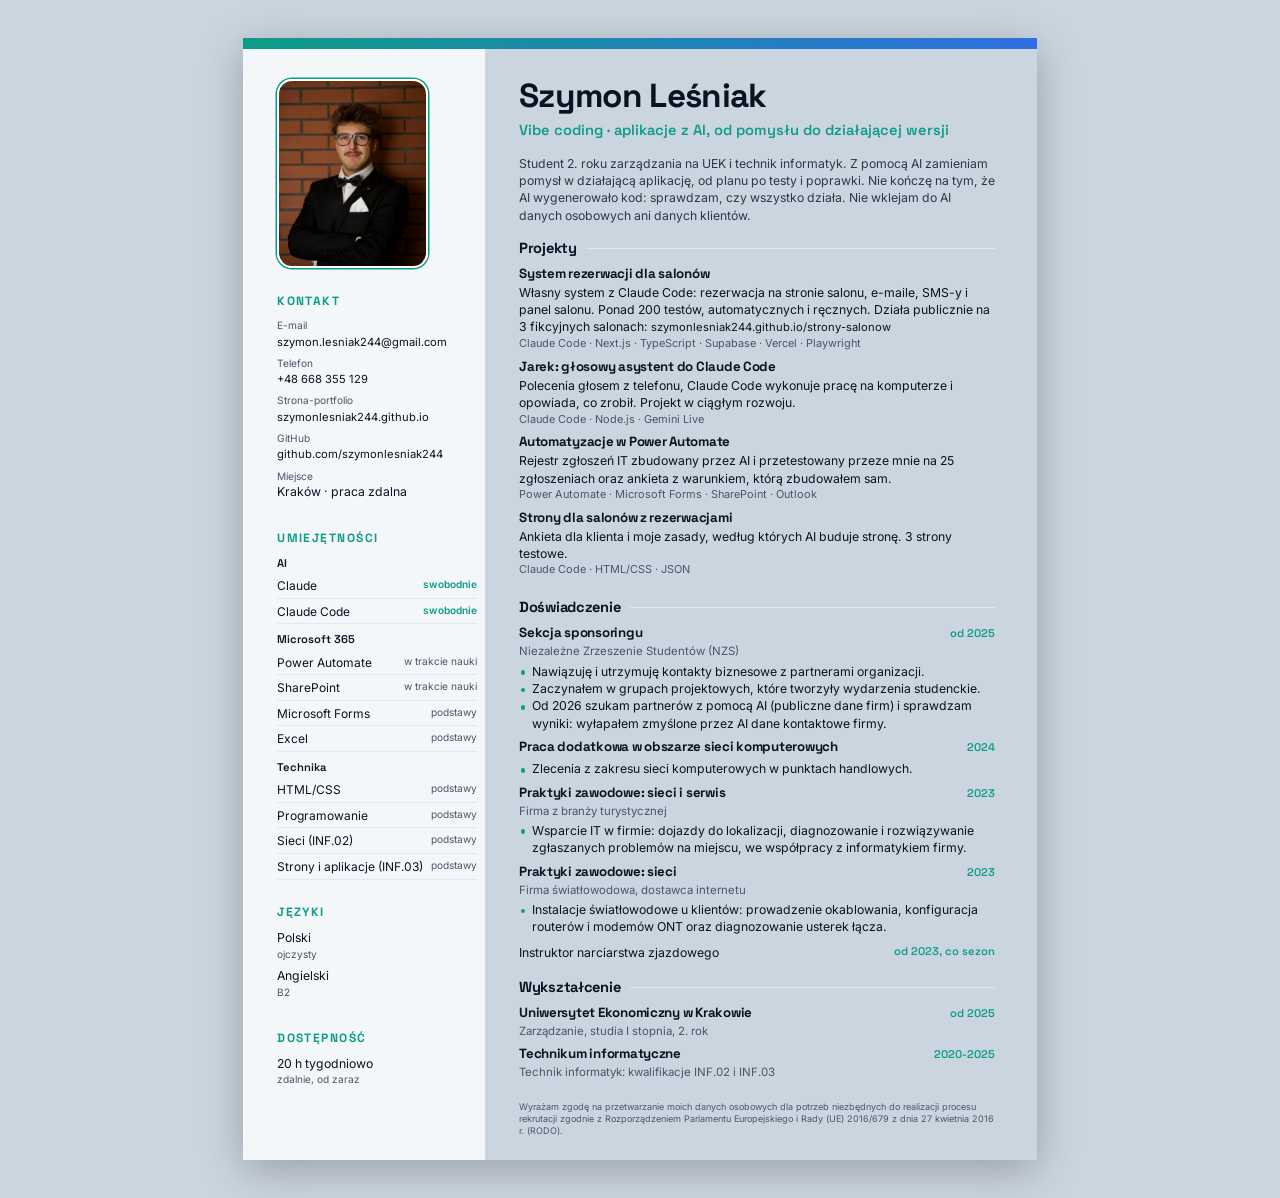
<file: cv/cv.html>
<!doctype html>
<html lang="pl">
  <head>
    <meta charset="utf-8" />
    <meta name="viewport" content="width=device-width, initial-scale=1" />
    <meta name="robots" content="noindex" />
    <title>CV: Szymon Leśniak</title>
    <!--
      Źródło CV do PDF. Edytuj teksty tutaj, potem wygeneruj PDF
      (polecenie jest w README.md). Gotowy plik: assets/pdf/cv-szymon-lesniak.pdf
    -->
    <link rel="preconnect" href="https://fonts.googleapis.com" />
    <link rel="preconnect" href="https://fonts.gstatic.com" crossorigin />
    <link href="https://fonts.googleapis.com/css2?family=Inter:wght@400;500;600&family=Space+Grotesk:wght@500;600;700&display=swap" rel="stylesheet" />
    <style>
      :root {
        --ink: #0b1220;
        --muted: #4a5568;
        --line: #e2e8f0;
        --accent: #0f9c86;
        --accent-2: #2f6fe0;
        --side: #f3f7fa;
        --font-display: "Space Grotesk", system-ui, sans-serif;
        --font-body: "Inter", system-ui, sans-serif;
      }

      @page {
        size: A4;
        margin: 0;
      }

      * {
        box-sizing: border-box;
      }

      html,
      body {
        margin: 0;
        background: #fff;
        color: var(--ink);
        font-family: var(--font-body);
        font-size: 9.2pt;
        line-height: 1.42;
        -webkit-print-color-adjust: exact;
        print-color-adjust: exact;
      }

      .page {
        display: grid;
        grid-template-columns: 64mm 1fr;
        width: 210mm;
        height: 297mm;
        margin: 0 auto;
        overflow: hidden;
        position: relative;
      }

      .page::before {
        /* pasek akcentu na górze */
        content: "";
        position: absolute;
        inset: 0 0 auto 0;
        height: 3mm;
        background: linear-gradient(90deg, var(--accent), var(--accent-2));
      }

      h1,
      h2,
      h3 {
        font-family: var(--font-display);
        margin: 0;
        letter-spacing: -0.02em;
      }

      p {
        margin: 0;
      }

      ul {
        margin: 0;
        padding: 0;
        list-style: none;
      }

      /* Lewa kolumna */
      .side {
        background: var(--side);
        padding: 11mm 7mm 10mm 9mm;
        display: grid;
        align-content: start;
        gap: 6.5mm;
      }

      .photo {
        width: 40mm;
        height: 50mm;
        object-fit: cover;
        border-radius: 4mm;
        border: 0.6mm solid #fff;
        box-shadow: 0 0 0 0.4mm var(--accent);
      }

      .side h2 {
        font-size: 9pt;
        text-transform: uppercase;
        letter-spacing: 0.12em;
        color: var(--accent);
        margin-bottom: 2.2mm;
      }

      .contact li {
        margin-bottom: 1.4mm;
        overflow-wrap: anywhere;
      }

      .contact small,
      .facts small {
        display: block;
        color: var(--muted);
        font-size: 7.6pt;
      }

      .email {
        color: inherit;
        text-decoration: none;
        font-size: 8.4pt;
        white-space: nowrap;
      }

      .skills li {
        display: flex;
        justify-content: space-between;
        gap: 2mm;
        padding: 1mm 0;
        border-bottom: 0.2mm solid var(--line);
      }

      .skills li {
        font-size: 9pt;
        white-space: nowrap;
      }

      .skills .lvl {
        color: var(--muted);
        font-size: 7.6pt;
        white-space: nowrap;
      }

      .skills .lvl.strong {
        color: var(--accent);
        font-weight: 600;
      }

      .group-title {
        font-family: var(--font-display);
        font-weight: 600;
        font-size: 8.4pt;
        margin: 2mm 0 0.5mm;
      }

      .facts li {
        margin-bottom: 1.6mm;
      }

      /* Prawa kolumna */
      .main {
        padding: 11mm 11mm 6mm 9mm;
        display: flex;
        flex-direction: column;
        gap: 3.6mm;
      }

      .name {
        font-size: 25pt;
        line-height: 1;
      }

      .role {
        margin-top: 2mm;
        font-family: var(--font-display);
        font-size: 11pt;
        font-weight: 600;
        color: var(--accent);
      }

      .profile {
        color: #2d3748;
      }

      .main h2 {
        display: flex;
        align-items: center;
        gap: 2.5mm;
        font-size: 11pt;
        margin-bottom: 1.6mm;
      }

      .main h2::after {
        content: "";
        flex: 1;
        height: 0.3mm;
        background: var(--line);
      }

      .entry {
        margin-bottom: 1.6mm;
      }

      .entry-head {
        display: flex;
        justify-content: space-between;
        gap: 3mm;
        align-items: baseline;
      }

      .entry h3 {
        font-size: 10pt;
      }

      .date {
        color: var(--accent);
        font-family: var(--font-display);
        font-weight: 600;
        font-size: 8.4pt;
        white-space: nowrap;
      }

      .where {
        color: var(--muted);
        font-size: 8.6pt;
      }

      .entry ul {
        margin-top: 0.8mm;
      }

      .entry li {
        position: relative;
        padding-left: 3.4mm;
      }

      .entry li::before {
        content: "";
        position: absolute;
        left: 0.4mm;
        top: 0.62em;
        width: 1.3mm;
        height: 1.3mm;
        border-radius: 50%;
        background: var(--accent);
      }

      .tags {
        color: var(--muted);
        font-size: 8.2pt;
      }

      .other li {
        display: flex;
        justify-content: space-between;
        gap: 3mm;
        padding: 0.6mm 0;
      }

      .rodo {
        margin-top: auto;
        color: var(--muted);
        font-size: 6.8pt;
        line-height: 1.35;
      }

      @media screen {
        body {
          background: #cbd5e0;
          padding: 10mm 0;
        }

        .page {
          box-shadow: 0 10px 40px rgb(0 0 0 / 0.25);
        }
      }
    </style>
  </head>
  <body>
    <div class="page">
      <!-- ============ LEWA KOLUMNA ============ -->
      <aside class="side">
        <img class="photo" src="../assets/img/portret-cv.jpg" alt="Szymon Leśniak" width="360" height="450" />

        <section>
          <h2>Kontakt</h2>
          <ul class="contact">
            <li><small>E-mail</small><a class="email" href="mailto:szymon.lesniak244@gmail.com">szymon.lesniak244@gmail.com</a></li>
            <li><small>Telefon</small><a class="email" href="tel:+48668355129">+48 668 355 129</a></li>
            <li><small>Strona-portfolio</small><a class="email" href="https://szymonlesniak244.github.io">szymonlesniak244.github.io</a></li>
            <li><small>GitHub</small><a class="email" href="https://github.com/szymonlesniak244">github.com/szymonlesniak244</a></li>
            <li><small>Miejsce</small>Kraków · praca zdalna</li>
          </ul>
        </section>

        <section>
          <h2>Umiejętności</h2>
          <p class="group-title">AI</p>
          <ul class="skills">
            <li>Claude <span class="lvl strong">swobodnie</span></li>
            <li>Claude Code <span class="lvl strong">swobodnie</span></li>
          </ul>
          <p class="group-title">Microsoft 365</p>
          <ul class="skills">
            <li>Power Automate <span class="lvl">w trakcie nauki</span></li>
            <li>SharePoint <span class="lvl">w trakcie nauki</span></li>
            <li>Microsoft Forms <span class="lvl">podstawy</span></li>
            <li>Excel <span class="lvl">podstawy</span></li>
          </ul>
          <p class="group-title">Technika</p>
          <ul class="skills">
            <li>HTML/CSS <span class="lvl">podstawy</span></li>
            <li>Programowanie <span class="lvl">podstawy</span></li>
            <li>Sieci (INF.02) <span class="lvl">podstawy</span></li>
            <li>Strony i aplikacje (INF.03) <span class="lvl">podstawy</span></li>
          </ul>
        </section>

        <section>
          <h2>Języki</h2>
          <ul class="facts">
            <li>Polski <small>ojczysty</small></li>
            <li>Angielski <small>B2</small></li>
          </ul>
        </section>

        <section>
          <h2>Dostępność</h2>
          <ul class="facts">
            <li>20 h tygodniowo <small>zdalnie, od zaraz</small></li>
          </ul>
        </section>
      </aside>

      <!-- ============ PRAWA KOLUMNA ============ -->
      <main class="main">
        <header>
          <h1 class="name">Szymon Leśniak</h1>
          <p class="role">Vibe coding · aplikacje z AI, od pomysłu do działającej wersji</p>
        </header>

        <p class="profile">
          Student 2. roku zarządzania na UEK i technik informatyk. Z pomocą AI zamieniam pomysł w działającą aplikację,
          od planu po testy i poprawki. Nie kończę na tym, że AI wygenerowało kod: sprawdzam, czy wszystko działa.
          Nie wklejam do AI danych osobowych ani danych klientów.
        </p>

        <section>
          <h2>Projekty</h2>
          <div class="entry">
            <h3>System rezerwacji dla salonów</h3>
            <p>Własny system z Claude Code: rezerwacja na stronie salonu, e-maile, SMS-y i panel salonu. Ponad 200 testów, automatycznych i ręcznych. Działa publicznie na 3 fikcyjnych salonach: <a class="email" href="https://szymonlesniak244.github.io/strony-salonow/">szymonlesniak244.github.io/strony-salonow</a></p>
            <p class="tags">Claude Code · Next.js · TypeScript · Supabase · Vercel · Playwright</p>
          </div>
          <div class="entry">
            <h3>Jarek: głosowy asystent do Claude Code</h3>
            <p>Polecenia głosem z telefonu, Claude Code wykonuje pracę na komputerze i opowiada, co zrobił. Projekt w ciągłym rozwoju.</p>
            <p class="tags">Claude Code · Node.js · Gemini Live</p>
          </div>
          <div class="entry">
            <h3>Automatyzacje w Power Automate</h3>
            <p>Rejestr zgłoszeń IT zbudowany przez AI i przetestowany przeze mnie na 25 zgłoszeniach oraz ankieta z warunkiem, którą zbudowałem sam.</p>
            <p class="tags">Power Automate · Microsoft Forms · SharePoint · Outlook</p>
          </div>
          <div class="entry">
            <h3>Strony dla salonów z rezerwacjami</h3>
            <p>Ankieta dla klienta i moje zasady, według których AI buduje stronę. 3 strony testowe.</p>
            <p class="tags">Claude Code · HTML/CSS · JSON</p>
          </div>
        </section>

        <section>
          <h2>Doświadczenie</h2>
          <div class="entry">
            <div class="entry-head"><h3>Sekcja sponsoringu</h3><span class="date">od 2025</span></div>
            <p class="where">Niezależne Zrzeszenie Studentów (NZS)</p>
            <ul>
              <li>Nawiązuję i utrzymuję kontakty biznesowe z partnerami organizacji.</li>
              <li>Zaczynałem w grupach projektowych, które tworzyły wydarzenia studenckie.</li>
              <li>Od 2026 szukam partnerów z pomocą AI (publiczne dane firm) i sprawdzam wyniki: wyłapałem zmyślone przez AI dane kontaktowe firmy.</li>
            </ul>
          </div>
          <div class="entry">
            <div class="entry-head"><h3>Praca dodatkowa w obszarze sieci komputerowych</h3><span class="date">2024</span></div>
            <ul>
              <li>Zlecenia z zakresu sieci komputerowych w punktach handlowych.</li>
            </ul>
          </div>
          <div class="entry">
            <div class="entry-head"><h3>Praktyki zawodowe: sieci i serwis</h3><span class="date">2023</span></div>
            <p class="where">Firma z branży turystycznej</p>
            <ul>
              <li>Wsparcie IT w firmie: dojazdy do lokalizacji, diagnozowanie i rozwiązywanie zgłaszanych problemów na miejscu, we współpracy z informatykiem firmy.</li>
            </ul>
          </div>
          <div class="entry">
            <div class="entry-head"><h3>Praktyki zawodowe: sieci</h3><span class="date">2023</span></div>
            <p class="where">Firma światłowodowa, dostawca internetu</p>
            <ul>
              <li>Instalacje światłowodowe u klientów: prowadzenie okablowania, konfiguracja routerów i modemów ONT oraz diagnozowanie usterek łącza.</li>
            </ul>
          </div>
          <ul class="other">
            <li><span>Instruktor narciarstwa zjazdowego</span><span class="date">od 2023, co sezon</span></li>
          </ul>
        </section>

        <section>
          <h2>Wykształcenie</h2>
          <div class="entry">
            <div class="entry-head"><h3>Uniwersytet Ekonomiczny w Krakowie</h3><span class="date">od 2025</span></div>
            <p class="where">Zarządzanie, studia I stopnia, 2. rok</p>
          </div>
          <div class="entry">
            <div class="entry-head"><h3>Technikum informatyczne</h3><span class="date">2020-2025</span></div>
            <p class="where">Technik informatyk: kwalifikacje INF.02 i INF.03</p>
          </div>
        </section>

        <p class="rodo">
        Wyrażam zgodę na przetwarzanie moich danych osobowych dla potrzeb niezbędnych do realizacji procesu rekrutacji
        zgodnie z Rozporządzeniem Parlamentu Europejskiego i Rady (UE) 2016/679 z dnia 27 kwietnia 2016 r. (RODO).
      </p>
      </main>

    </div>
  </body>
</html>
</file>
<file: css/style.css>
/* =========================================================
   MOTYW: tu zmieniasz kolory, fonty i odstępy całej strony
   ========================================================= */
:root {
  /* Kolory: grafitowa skala i jeden akcent */
  --bg: #111113;
  --bg-elev: #18181b;
  --bg-raised: #222225;
  --surface: rgb(237 237 237 / 0.04);
  --surface-strong: rgb(237 237 237 / 0.07);
  --border: rgb(237 237 237 / 0.08);
  --border-strong: rgb(237 237 237 / 0.14);

  /* Tekst: główny, drugorzędny, przygaszony */
  --text: #ededed;
  --text-2: #a1a1a6;
  --text-muted: #a1a1a6;
  --text-faint: #85858b;

  /* Akcent (mięta): przyciski główne, zaznaczenie, znaczek „sprawdzone” */
  --accent: #2de2c4;
  --accent-ink: #5eead4;
  --accent-soft: rgb(45 226 196 / 0.1);
  --accent-2: #85858b;
  --accent-3: #85858b;
  --on-accent: #062b24;
  --gradient: var(--accent);
  --check: url("data:image/svg+xml,%3Csvg xmlns='http://www.w3.org/2000/svg' viewBox='0 0 24 24' fill='none' stroke='%23000' stroke-width='2.5' stroke-linecap='round' stroke-linejoin='round'%3E%3Cpath d='m5 12.5 4.5 4.5L19 7.5'/%3E%3C/svg%3E");

  /* Kolor placeholderów (do usunięcia w etapie 2) */
  --placeholder: #ffcf6b;

  /* Fonty */
  --font-display: "Space Grotesk", system-ui, sans-serif;
  --font-body: "Inter", system-ui, -apple-system, "Segoe UI", sans-serif;
  --font-mono: "JetBrains Mono", ui-monospace, "Cascadia Mono", monospace;

  /* Siatka i odstępy */
  --container: 1160px;
  --gutter: clamp(16px, 4vw, 40px);
  --section: clamp(72px, 10vw, 128px);
  --header-h: 72px;

  /* Zaokrąglenia, cienie, ruch */
  --radius-sm: 8px;
  --radius: 14px;
  --radius-lg: 18px;
  --shadow: none;
  --ease: cubic-bezier(0.22, 1, 0.36, 1);
}

/* =========================================================
   PODSTAWY
   ========================================================= */
*,
*::before,
*::after {
  box-sizing: border-box;
}

html {
  scroll-behavior: smooth;
  scroll-padding-top: calc(var(--header-h) + 16px);
  -webkit-text-size-adjust: 100%;
}

body {
  margin: 0;
  min-height: 100vh;
  background-color: var(--bg);
  background-image:
    radial-gradient(50rem 40rem at -20% 30%, rgb(45 226 196 / 0.04), transparent 60%),
    radial-gradient(circle, rgb(255 255 255 / 0.03) 1px, transparent 1.5px);
  background-size: auto, 24px 24px;
  background-position: 0 0, 12px 12px;
  background-attachment: fixed;
  color: var(--text);
  font-family: var(--font-body);
  font-size: 1.0625rem;
  line-height: 1.65;
  -webkit-font-smoothing: antialiased;
  overflow-x: hidden;
}

img,
svg,
video {
  display: block;
  max-width: 100%;
}

a {
  color: inherit;
  text-decoration: none;
}

button {
  font: inherit;
  color: inherit;
  cursor: pointer;
}

h1,
h2,
h3,
h4 {
  font-family: var(--font-display);
  font-weight: 500;
  line-height: 1.12;
  letter-spacing: -0.02em;
  margin: 0;
  text-wrap: balance;
}

p {
  margin: 0;
  text-wrap: pretty;
}

ul,
ol {
  margin: 0;
  padding: 0;
  list-style: none;
}

::selection {
  background: var(--accent);
  color: var(--on-accent);
}

:focus-visible {
  outline: 2px solid var(--accent);
  outline-offset: 3px;
  border-radius: 4px;
}

.sr-only {
  position: absolute;
  width: 1px;
  height: 1px;
  padding: 0;
  margin: -1px;
  overflow: hidden;
  clip: rect(0 0 0 0);
  white-space: nowrap;
  border: 0;
}

.skip-link {
  position: fixed;
  top: 12px;
  left: 12px;
  z-index: 100;
  padding: 10px 16px;
  background: var(--accent);
  color: var(--on-accent);
  font-weight: 500;
  border-radius: var(--radius-sm);
  transform: translateY(-200%);
  transition: transform 0.2s var(--ease);
}

.skip-link:focus {
  transform: none;
}

.container {
  width: 100%;
  max-width: calc(var(--container) + var(--gutter) * 2);
  margin-inline: auto;
  padding-inline: var(--gutter);
}

.section {
  padding-block: var(--section);
}

.icon {
  width: 1.25em;
  height: 1.25em;
  flex: none;
  fill: none;
  stroke: currentColor;
  stroke-width: 1.5;
  stroke-linecap: round;
  stroke-linejoin: round;
}

/* Placeholder: żółte, przerywane pola do uzupełnienia */
.ph {
  color: var(--placeholder);
  background: rgb(255 207 107 / 0.08);
  border: 1px dashed rgb(255 207 107 / 0.4);
  border-radius: 6px;
  padding: 0 0.35em;
  font-weight: inherit;
  -webkit-box-decoration-break: clone;
  box-decoration-break: clone;
  justify-self: start;
}

.gradient-text {
  color: var(--text-faint);
}

/* =========================================================
   PRZYCISKI, CHIPY, TAGI
   ========================================================= */
.btn {
  display: inline-flex;
  align-items: center;
  justify-content: center;
  gap: 8px;
  min-height: 44px;
  padding: 10px 20px;
  border: 1px solid transparent;
  border-radius: 10px;
  font-family: var(--font-body);
  font-weight: 500;
  font-size: 0.9375rem;
  line-height: 1.2;
  transition:
    transform 0.15s var(--ease),
    background-color 0.15s var(--ease),
    border-color 0.15s var(--ease),
    color 0.15s var(--ease);
}

.btn .icon {
  width: 16px;
  height: 16px;
  transition: transform 0.15s var(--ease);
}

.btn:hover .icon-arrow {
  transform: translateX(2px);
}

.btn:active {
  transform: scale(0.98);
}

.btn-primary {
  background: var(--accent);
  color: var(--on-accent);
  box-shadow: inset 0 1px 0 rgb(255 255 255 / 0.25);
}

.btn-primary:hover {
  background: var(--accent-ink);
}

.btn-ghost {
  background: var(--bg-raised);
  border-color: var(--border-strong);
  color: var(--text);
  box-shadow: inset 0 1px 0 rgb(255 255 255 / 0.06);
}

.btn-ghost:hover {
  background: #2a2a2d;
  border-color: rgb(237 237 237 / 0.2);
}

.btn-sm {
  min-height: 36px;
  padding: 8px 16px;
  font-size: 0.875rem;
}

.btn[aria-disabled="true"] {
  opacity: 0.6;
  pointer-events: none;
}

.chip {
  display: inline-flex;
  align-items: center;
  gap: 8px;
  color: var(--text-2);
  font-size: 0.875rem;
  font-weight: 400;
}

.chip-dot {
  width: 8px;
  height: 8px;
  border-radius: 50%;
  background: var(--accent);
}

.tags {
  display: flex;
  flex-wrap: wrap;
  gap: 8px;
}

.tags li {
  padding: 2px 8px;
  border-radius: 6px;
  border: 1px solid var(--border);
  background: var(--surface);
  color: var(--text-2);
  font-family: var(--font-mono);
  font-size: 0.75rem;
  font-weight: 400;
  white-space: nowrap;
}

/* Nagłówek sekcji */
.section-head {
  display: grid;
  gap: 16px;
  max-width: 720px;
  margin-bottom: clamp(32px, 5vw, 48px);
}

.section-head h2 {
  font-size: clamp(1.75rem, 3.6vw, 2.5rem);
}

.lead {
  color: var(--text-muted);
  font-size: clamp(1.0625rem, 1.6vw, 1.1875rem);
}

.section-head-row {
  display: flex;
  flex-wrap: wrap;
  align-items: end;
  justify-content: space-between;
  gap: 24px;
  margin-bottom: clamp(32px, 5vw, 48px);
}

.section-head-row .section-head {
  margin-bottom: 0;
}

.link-arrow {
  display: inline-flex;
  align-items: center;
  gap: 6px;
  color: var(--accent-ink);
  font-weight: 500;
  transition: color 0.15s var(--ease);
}

.link-arrow:hover {
  color: var(--text);
}

.link-arrow:hover .icon {
  transform: translateX(2px);
}

.link-arrow .icon {
  width: 16px;
  height: 16px;
  transition: transform 0.15s var(--ease);
}

/* Karta: jednolita powierzchnia z cienką ramką */
.glass {
  background: var(--bg-elev);
  border: 1px solid var(--border);
  border-radius: var(--radius);
}

/* =========================================================
   NAGŁÓWEK I NAWIGACJA
   ========================================================= */
.site-header {
  position: fixed;
  inset: 0 0 auto;
  z-index: 50;
  height: var(--header-h);
  border-bottom: 1px solid transparent;
  transition:
    background-color 0.3s var(--ease),
    border-color 0.3s var(--ease);
  view-transition-name: site-header;
}

.site-header.is-scrolled,
.site-header.nav-open {
  background: rgb(17 17 19 / 0.94);
  border-color: var(--border);
}

.header-inner {
  display: flex;
  align-items: center;
  justify-content: space-between;
  height: 100%;
}

.logo {
  display: inline-flex;
  align-items: center;
  gap: 10px;
  font-family: var(--font-display);
  font-weight: 500;
  font-size: 1.0625rem;
  letter-spacing: -0.01em;
}

.logo-mark {
  display: grid;
  place-items: center;
  width: 32px;
  height: 32px;
  border-radius: 8px;
  background: var(--accent);
  color: var(--on-accent);
  font-size: 1rem;
}

.logo-dot {
  color: var(--accent);
}

.site-nav {
  display: flex;
  align-items: center;
  gap: 24px;
}

.site-nav ul {
  display: flex;
  gap: 4px;
}

.site-nav ul a {
  position: relative;
  display: block;
  padding: 6px 12px;
  border-radius: 8px;
  color: var(--text-2);
  font-weight: 400;
  font-size: 0.9375rem;
  transition:
    color 0.15s var(--ease),
    background-color 0.15s var(--ease);
}

.site-nav ul a:hover {
  color: var(--text);
  background: var(--surface);
}

.site-nav ul a[aria-current="page"] {
  color: var(--text);
  background: var(--surface-strong);
}

.nav-toggle {
  display: none;
  width: 44px;
  height: 44px;
  border: 1px solid var(--border);
  border-radius: 10px;
  background: var(--bg-raised);
  place-items: center;
}

.nav-toggle-bars,
.nav-toggle-bars::before,
.nav-toggle-bars::after {
  display: block;
  width: 18px;
  height: 2px;
  border-radius: 2px;
  background: var(--text);
  transition: transform 0.3s var(--ease), opacity 0.2s;
}

.nav-toggle-bars {
  position: relative;
}

.nav-toggle-bars::before,
.nav-toggle-bars::after {
  content: "";
  position: absolute;
  left: 0;
}

.nav-toggle-bars::before {
  top: -6px;
}

.nav-toggle-bars::after {
  top: 6px;
}

.nav-toggle[aria-expanded="true"] .nav-toggle-bars {
  background: transparent;
}

.nav-toggle[aria-expanded="true"] .nav-toggle-bars::before {
  transform: translateY(6px) rotate(45deg);
}

.nav-toggle[aria-expanded="true"] .nav-toggle-bars::after {
  transform: translateY(-6px) rotate(-45deg);
}

@media (max-width: 820px) {
  .nav-toggle {
    display: grid;
  }

  .site-nav {
    position: absolute;
    top: 100%;
    left: 0;
    right: 0;
    height: calc(100dvh - var(--header-h));
    flex-direction: column;
    align-items: stretch;
    gap: 24px;
    padding: 24px var(--gutter) 40px;
    background: var(--bg);
    border-top: 1px solid var(--border);
    opacity: 0;
    visibility: hidden;
    transform: translateY(-8px);
    transition:
      opacity 0.3s var(--ease),
      transform 0.3s var(--ease),
      visibility 0.3s;
  }

  .site-header.nav-open .site-nav {
    opacity: 1;
    visibility: visible;
    transform: none;
  }

  .site-nav ul {
    flex-direction: column;
    gap: 4px;
  }

  .site-nav ul a {
    padding: 14px 16px;
    border-radius: var(--radius-sm);
    font-family: var(--font-display);
    font-size: 1.375rem;
    font-weight: 500;
    color: var(--text);
  }

  .site-nav .btn {
    width: 100%;
  }
}

/* =========================================================
   HERO (strona główna)
   ========================================================= */
.hero {
  position: relative;
  display: flex;
  align-items: center;
  min-height: 100svh;
  padding-top: calc(var(--header-h) + 32px);
  padding-bottom: 72px;
  overflow: hidden;
  isolation: isolate;
}

.hero-bg {
  position: absolute;
  inset: 0;
  z-index: -1;
  pointer-events: none;
  -webkit-mask-image: linear-gradient(#000 55%, transparent);
  mask-image: linear-gradient(#000 55%, transparent);
}

.blob {
  position: absolute;
  border-radius: 50%;
  opacity: 0.55;
  will-change: transform;
}

.blob-1 {
  width: 60vmax;
  height: 60vmax;
  top: -25vmax;
  right: -15vmax;
  background: radial-gradient(circle, rgb(45 226 196 / 0.22), transparent 62%);
  animation: drift-1 22s ease-in-out infinite alternate;
}

.blob-2,
.blob-3 {
  display: none;
}

.hero-grid {
  position: absolute;
  inset: 0;
  background-image: radial-gradient(circle, rgb(255 255 255 / 0.14) 1px, transparent 1.5px);
  background-size: 24px 24px;
  background-position: 12px 12px;
  -webkit-mask-image: radial-gradient(ellipse 80% 70% at 60% 35%, #000 25%, transparent 75%);
  mask-image: radial-gradient(ellipse 80% 70% at 60% 35%, #000 25%, transparent 75%);
}

.hero-inner {
  display: grid;
  grid-template-columns: 1.15fr 0.85fr;
  align-items: center;
  gap: clamp(40px, 6vw, 80px);
}

.hero-copy {
  display: grid;
  gap: 20px;
  justify-items: start;
}

.hero h1 {
  font-size: clamp(2.5rem, 7vw, 4.5rem);
  line-height: 1.04;
  letter-spacing: -0.03em;
}

.hero-role {
  font-family: var(--font-display);
  font-size: clamp(1.125rem, 2vw, 1.375rem);
  font-weight: 500;
  color: var(--text);
}

.hero-lead {
  max-width: 34rem;
  color: var(--text-2);
  font-size: clamp(1rem, 1.6vw, 1.125rem);
}

.hero-lead strong {
  color: var(--text);
  font-weight: 500;
}

.hero-cta {
  display: flex;
  flex-wrap: wrap;
  gap: 12px;
  margin-top: 12px;
}

.scroll-hint {
  position: absolute;
  left: 50%;
  bottom: 24px;
  width: 26px;
  height: 42px;
  margin-left: -13px;
  border: 1.5px solid var(--border-strong);
  border-radius: 999px;
}

.scroll-hint::after {
  content: "";
  position: absolute;
  top: 8px;
  left: 50%;
  width: 4px;
  height: 8px;
  margin-left: -2px;
  border-radius: 4px;
  background: var(--accent);
  animation: scroll-dot 2s var(--ease) infinite;
}

/* Karta „przepływ danych” w hero */
.flow-card {
  padding: 20px;
  border-radius: var(--radius-lg);
}

.flow-card-head {
  display: flex;
  align-items: center;
  justify-content: space-between;
  gap: 12px;
  margin-bottom: 16px;
  color: var(--text-faint);
  font-family: var(--font-mono);
  font-size: 0.75rem;
}

.flow-card-head .dots {
  display: flex;
  gap: 6px;
}

.flow-card-head .dots span {
  width: 10px;
  height: 10px;
  border-radius: 50%;
  background: var(--surface-strong);
}

.flow {
  display: grid;
  gap: 12px;
  position: relative;
}

.flow::before {
  content: "";
  position: absolute;
  top: 24px;
  bottom: 24px;
  left: 24px;
  width: 1px;
  background: var(--border-strong);
}

.flow-step {
  position: relative;
  display: flex;
  align-items: center;
  gap: 12px;
  padding: 12px 16px 12px 12px;
  border: 1px solid var(--border);
  border-radius: 10px;
  background: var(--bg-raised);
}

.flow-icon {
  display: grid;
  place-items: center;
  width: 24px;
  height: 24px;
  margin: 0 0 0 0;
  border-radius: 6px;
  background: var(--bg-raised);
  color: var(--text-2);
  flex: none;
}

.flow-step strong {
  display: block;
  font-size: 0.9375rem;
  font-weight: 500;
}

.flow-step small {
  color: var(--text-muted);
  font-size: 0.8125rem;
}

.flow-step .status {
  margin-left: auto;
  width: 16px;
  height: 16px;
  flex: none;
  background: var(--accent);
  -webkit-mask: var(--check) center / contain no-repeat;
  mask: var(--check) center / contain no-repeat;
}

/* =========================================================
   WARTOŚCI
   ========================================================= */
.values {
  display: grid;
  grid-template-columns: repeat(5, 1fr);
  gap: 16px;
}

.value {
  display: grid;
  align-content: start;
  gap: 14px;
  padding: 24px;
  transition:
    transform 0.4s var(--ease),
    border-color 0.4s var(--ease);
}

.value:hover {
  border-color: var(--border-strong);
}

.value-icon {
  display: grid;
  place-items: center;
  width: 36px;
  height: 36px;
  border-radius: 8px;
  background: var(--bg-raised);
  border: 1px solid var(--border);
  color: var(--text-2);
  font-size: 1.125rem;
}

.value h3 {
  font-size: 1.0625rem;
  line-height: 1.3;
  letter-spacing: -0.01em;
}

.value p {
  color: var(--text-muted);
  font-size: 0.9375rem;
}

/* Wyróżniona wartość (AI + weryfikacja) */
.value-featured {
  border-color: var(--border-strong);
}

@media (max-width: 1100px) {
  .values {
    grid-template-columns: repeat(6, 1fr);
  }

  .value {
    grid-column: span 2;
  }

  .value:nth-child(4),
  .value:nth-child(5) {
    grid-column: span 3;
  }
}

@media (max-width: 640px) {
  .values {
    grid-template-columns: 1fr;
  }

  .value,
  .value:nth-child(4),
  .value:nth-child(5) {
    grid-column: auto;
    grid-template-columns: auto 1fr;
    column-gap: 16px;
    row-gap: 4px;
    padding: 18px;
  }

  .value-icon {
    grid-row: span 2;
  }
}

/* =========================================================
   KARTY PROJEKTÓW
   ========================================================= */
.projects-grid {
  display: grid;
  grid-template-columns: repeat(3, 1fr);
  gap: 24px;
}

.project-card {
  --rx: 0deg;
  --ry: 0deg;
  --mx: 50%;
  --my: 50%;
  position: relative;
  display: flex;
  flex-direction: column;
  overflow: hidden;
  transition: border-color 0.15s var(--ease);
}

.project-card:hover {
  border-color: var(--border-strong);
}

.media-ph {
  position: relative;
  display: grid;
  place-items: center;
  aspect-ratio: 16 / 10;
  overflow: hidden;
  background: var(--bg-raised);
  border-bottom: 1px solid var(--border);
}

.media-ph span {
  padding: 6px 12px;
  border: 1px dashed rgb(255 207 107 / 0.5);
  border-radius: 8px;
  background: rgb(7 11 20 / 0.6);
  color: var(--placeholder);
  font-size: 0.8125rem;
  font-weight: 500;
  text-align: center;
}

/* Gdy wstawisz prawdziwy obraz: <img class="media" src="..." alt="..."> */
.media {
  width: 100%;
  aspect-ratio: 16 / 10;
  object-fit: cover;
  border-bottom: 1px solid var(--border);
}

.project-body {
  display: flex;
  flex: 1;
  flex-direction: column;
  gap: 16px;
  padding: 24px;
}

.project-num {
  color: var(--text-faint);
  font-family: var(--font-mono);
  font-size: 0.75rem;
  font-weight: 400;
}

.project-card h3,
.project-card .h3-like {
  font-size: 1.375rem;
  line-height: 1.25;
}

.project-card h3 a::before {
  /* cała karta klikalna (na stronie głównej) */
  content: "";
  position: absolute;
  inset: 0;
  z-index: 1;
}

/* Mini schemat Problem → Rozwiązanie → Efekt */
.pse {
  display: grid;
  gap: 10px;
  counter-reset: pse;
}

.pse li {
  position: relative;
  display: grid;
  grid-template-columns: 1fr;
  gap: 2px;
  align-items: baseline;
  font-size: 0.9375rem;
  color: var(--text-muted);
}

.pse b {
  display: inline-flex;
  align-items: center;
  gap: 6px;
  color: var(--text);
  font-weight: 500;
  font-size: 0.875rem;
}

.pse b::before {
  content: "";
  width: 6px;
  height: 6px;
  border-radius: 50%;
  background: var(--accent);
}

.pse li:nth-child(2) b::before {
  background: var(--accent-2);
}

.pse li:nth-child(3) b::before {
  background: var(--accent-3);
}

.project-actions {
  position: relative;
  z-index: 2;
  display: flex;
  flex-wrap: wrap;
  gap: 10px;
  margin-top: auto;
  padding-top: 8px;
}

.projects-note {
  display: flex;
  align-items: center;
  gap: 10px;
  margin-top: 32px;
  color: var(--text-muted);
  font-size: 0.875rem;
}

@media (max-width: 1000px) {
  .projects-grid {
    grid-template-columns: repeat(2, 1fr);
  }
}

@media (max-width: 680px) {
  .projects-grid {
    grid-template-columns: 1fr;
  }

  .pse li {
    grid-template-columns: 1fr;
    gap: 2px;
  }
}

/* =========================================================
   MODAL PROJEKTU
   ========================================================= */
.modal {
  width: min(920px, calc(100vw - 32px));
  max-height: calc(100dvh - 48px);
  padding: 0;
  border: 1px solid var(--border-strong);
  border-radius: var(--radius-lg);
  background: var(--bg-elev);
  color: var(--text);
  box-shadow: 0 24px 64px rgb(0 0 0 / 0.5);
  overflow: auto;
  overscroll-behavior: contain;
}

.modal[open] {
  animation: modal-in 0.3s var(--ease);
}

.modal::backdrop {
  background: rgb(8 8 9 / 0.75);
}

.modal[open]::backdrop {
  animation: fade-in 0.3s ease;
}

.modal-close {
  position: sticky;
  top: 16px;
  float: right;
  z-index: 3;
  display: grid;
  place-items: center;
  width: 44px;
  height: 44px;
  margin: 16px 16px -60px 0;
  border: 1px solid var(--border-strong);
  border-radius: 10px;
  background: var(--bg-raised);
  font-size: 1.25rem;
  transition: background-color 0.15s var(--ease), border-color 0.15s var(--ease);
}

.modal-close:hover {
  background: #2a2a2d;
}

.modal .media-ph {
  aspect-ratio: 16 / 8;
}

.modal-body {
  display: grid;
  gap: 24px;
  padding: clamp(24px, 4vw, 40px);
}

.modal-body h2 {
  font-size: clamp(1.75rem, 4vw, 2.5rem);
}

.modal-body h3 {
  font-size: 1.125rem;
  margin-bottom: 8px;
}

.modal-body p {
  color: var(--text-muted);
}

.pse-grid {
  display: grid;
  grid-template-columns: repeat(3, 1fr);
  gap: 12px;
}

.pse-block {
  position: relative;
  display: grid;
  gap: 8px;
  align-content: start;
  padding: 20px;
  border: 1px solid var(--border);
  border-radius: var(--radius);
  background: var(--surface);
}

.pse-block h3 {
  margin: 0;
  display: flex;
  align-items: center;
  gap: 8px;
  font-size: 1rem;
}

.pse-block:nth-child(3) h3 {
  color: var(--accent-ink);
}

@media (max-width: 700px) {
  .pse-grid {
    grid-template-columns: 1fr;
  }
}

/* =========================================================
   PODSTRONY: nagłówek strony
   ========================================================= */
.page-hero {
  position: relative;
  padding-top: calc(var(--header-h) + clamp(48px, 9vw, 112px));
  padding-bottom: clamp(32px, 5vw, 56px);
  overflow: hidden;
  isolation: isolate;
}

.page-hero h1 {
  font-size: clamp(2.25rem, 6vw, 4rem);
  letter-spacing: -0.03em;
}

.page-hero .section-head {
  margin-bottom: 0;
}

/* =========================================================
   O MNIE
   ========================================================= */
.about-intro {
  display: grid;
  grid-template-columns: 320px 1fr;
  gap: clamp(32px, 6vw, 72px);
  align-items: start;
}

.avatar {
  position: relative;
  display: grid;
  place-items: center;
  aspect-ratio: 4 / 5;
  overflow: hidden;
  border-radius: var(--radius-lg);
  background: var(--bg-elev);
  border: 1px solid var(--border-strong);
}

.avatar-monogram {
  position: relative;
  z-index: 1;
  font-family: var(--font-display);
  font-size: 8rem;
  font-weight: 500;
  line-height: 1;
}

.avatar img {
  position: absolute;
  inset: 1px;
  z-index: 2;
  width: calc(100% - 2px);
  height: calc(100% - 2px);
  object-fit: cover;
  border-radius: calc(var(--radius-lg) - 1px);
}

.avatar-note {
  position: absolute;
  bottom: 14px;
  left: 14px;
  right: 14px;
  z-index: 1;
  font-size: 0.75rem;
  text-align: center;
}

.about-text {
  display: grid;
  gap: 20px;
}

.about-text h2 {
  font-size: clamp(1.75rem, 3.6vw, 2.5rem);
}

.facts {
  display: grid;
  grid-template-columns: repeat(2, 1fr);
  gap: 12px;
  margin-top: 8px;
}

.fact {
  display: grid;
  gap: 2px;
  padding: 16px 20px;
  border: 1px solid var(--border);
  border-radius: var(--radius);
  background: var(--bg-elev);
}

.fact dt {
  color: var(--text-muted);
  font-size: 0.8125rem;
}

.fact dd {
  margin: 0;
  font-weight: 500;
}

.cards-2 {
  display: grid;
  grid-template-columns: repeat(2, 1fr);
  gap: 20px;
}

.info-card {
  display: grid;
  gap: 12px;
  align-content: start;
  padding: 24px;
}

.info-card .meta {
  color: var(--text-faint);
  font-family: var(--font-mono);
  font-size: 0.75rem;
  font-weight: 400;
}

.info-card h3 {
  font-size: 1.375rem;
  line-height: 1.25;
}

.info-card p,
.info-card li {
  color: var(--text-muted);
}

.info-card ul {
  display: grid;
  gap: 6px;
}

.info-card ul li {
  position: relative;
  padding-left: 18px;
}

.info-card ul li::before {
  content: "";
  position: absolute;
  left: 0;
  top: 0.7em;
  width: 6px;
  height: 6px;
  border-radius: 50%;
  background: var(--text-faint);
}

.skill-cloud {
  display: flex;
  flex-wrap: wrap;
  gap: 8px;
}

.skill-cloud li {
  padding: 8px 12px;
  border: 1px solid var(--border);
  border-radius: 8px;
  background: var(--bg-elev);
  font-size: 0.9375rem;
}

/* Kontakt */
.contact-panel {
  position: relative;
  display: grid;
  grid-template-columns: 1.1fr 0.9fr;
  gap: clamp(28px, 5vw, 64px);
  padding: clamp(28px, 5vw, 56px);
  border-radius: var(--radius-lg);
  overflow: hidden;
}

.contact-panel h2 {
  font-size: clamp(1.75rem, 3.6vw, 2.5rem);
}

.contact-copy {
  display: grid;
  gap: 16px;
  align-content: start;
}

.contact-list {
  display: grid;
  gap: 12px;
}

.contact-item {
  display: flex;
  align-items: center;
  gap: 12px;
  padding: 12px 16px;
  border: 1px solid var(--border);
  border-radius: 10px;
  background: var(--bg-raised);
  transition:
    border-color 0.15s var(--ease),
    background-color 0.15s var(--ease);
}

a.contact-item:hover {
  border-color: var(--border-strong);
  background: #2a2a2d;
}

.contact-item .badge {
  display: grid;
  place-items: center;
  width: 40px;
  height: 40px;
  flex: none;
  border-radius: 8px;
  background: var(--bg-elev);
  border: 1px solid var(--border);
  color: var(--text-2);
  font-weight: 500;
}

.contact-item small {
  display: block;
  color: var(--text-muted);
  font-size: 0.8125rem;
}

.contact-item strong {
  display: block;
  overflow-wrap: anywhere;
  font-weight: 500;
}

.contact-item .copy-btn {
  margin-left: auto;
  display: grid;
  place-items: center;
  width: 44px;
  height: 44px;
  flex: none;
  border: 1px solid var(--border);
  border-radius: 8px;
  background: var(--bg-elev);
  transition: border-color 0.15s var(--ease);
}

.contact-item .copy-btn:hover {
  border-color: var(--border-strong);
}

.copy-status {
  min-height: 1.5em;
  color: var(--accent);
  font-size: 0.875rem;
}

@media (max-width: 900px) {
  .about-intro,
  .contact-panel {
    grid-template-columns: 1fr;
  }

  .avatar {
    max-width: 260px;
  }

  .cards-2 {
    grid-template-columns: 1fr;
  }
}

@media (max-width: 480px) {
  .facts {
    grid-template-columns: 1fr;
  }
}

/* =========================================================
   JAK PRACUJĘ: diagram procesu
   ========================================================= */
.process {
  --node: 72px;
  position: relative;
}

.process-steps {
  display: grid;
  grid-template-columns: repeat(5, 1fr);
  gap: 16px;
}

.process-track,
.process-fill {
  position: absolute;
  top: calc(var(--node) / 2 - 1px);
  left: 10%;
  right: 10%;
  height: 2px;
  border-radius: 2px;
}

.process-track {
  background: var(--border-strong);
}

.process-fill {
  background: var(--gradient);
  transform-origin: left center;
  transform: scaleX(0);
  transition: transform 1.2s var(--ease);
}

.process-pulse {
  position: absolute;
  top: calc(var(--node) / 2 - 5px);
  left: 10%;
  width: 10px;
  height: 10px;
  margin-left: -5px;
  display: none;
}

.process.is-visible .process-fill {
  transform: scaleX(1);
}

.step {
  position: relative;
  display: grid;
  align-content: start;
  justify-items: center;
  gap: 14px;
  text-align: center;
}

.step-node {
  position: relative;
  z-index: 1;
  display: grid;
  place-items: center;
  width: var(--node);
  height: var(--node);
  border-radius: 16px;
  border: 1px solid var(--border-strong);
  background: var(--bg-elev);
  color: var(--text-faint);
  font-size: 1.5rem;
  transition:
    color 0.4s var(--ease),
    border-color 0.4s var(--ease);
  transition-delay: calc(var(--i) * 0.2s);
}

.process.is-visible .step-node {
  color: var(--text);
  border-color: rgb(237 237 237 / 0.22);
}

.step-num {
  position: absolute;
  top: -8px;
  right: -8px;
  display: grid;
  place-items: center;
  width: 24px;
  height: 24px;
  border-radius: 50%;
  background: var(--bg);
  border: 1px solid var(--border-strong);
  color: var(--text-faint);
  font-family: var(--font-mono);
  font-size: 0.75rem;
  font-weight: 400;
}

.step h3 {
  font-size: 1.125rem;
  line-height: 1.25;
}

.step p {
  color: var(--text-muted);
  font-size: 0.9375rem;
}

/* Krok „Moja weryfikacja” jest wyróżniony */
.step-key .step-node {
  background: var(--gradient);
  border-color: transparent;
  color: var(--on-accent);
}

.process.is-visible .step-key .step-node {
  color: var(--on-accent);
  border-color: transparent;
}

.step-badge {
  display: inline-flex;
  align-items: center;
  gap: 4px;
  padding: 2px 8px;
  border-radius: 6px;
  background: var(--accent-soft);
  color: var(--accent-ink);
  font-size: 0.75rem;
  font-weight: 500;
}

.step-badge::before {
  content: "";
  width: 12px;
  height: 12px;
  background: currentColor;
  -webkit-mask: var(--check) center / contain no-repeat;
  mask: var(--check) center / contain no-repeat;
}

@media (max-width: 860px) {
  .process {
    --node: 60px;
  }

  .process-steps {
    grid-template-columns: 1fr;
    gap: 28px;
  }

  .process-track,
  .process-fill {
    top: calc(var(--node) / 2);
    bottom: calc(var(--node) / 2);
    left: calc(var(--node) / 2 - 1px);
    right: auto;
    width: 2px;
    height: auto;
  }

  .process-fill {
    transform-origin: center top;
    transform: scaleY(0);
  }

  .process.is-visible .process-fill {
    transform: scaleY(1);
  }

  .process-pulse {
    top: calc(var(--node) / 2);
    left: calc(var(--node) / 2);
    margin-top: -5px;
  }

  .step {
    grid-template-columns: var(--node) 1fr;
    justify-items: start;
    align-items: start;
    column-gap: 20px;
    row-gap: 6px;
    text-align: left;
  }

  .step-node {
    grid-row: span 3;
    border-radius: 18px;
  }

  .step h3 {
    padding-top: 6px;
  }
}

/* Liczniki */
.stats {
  display: grid;
  grid-template-columns: repeat(3, 1fr);
  gap: 16px;
}

.stat {
  display: grid;
  gap: 6px;
  padding: 28px;
}

.stat-value {
  display: block;
  min-height: 1em;
  font-family: var(--font-display);
  font-size: clamp(2rem, 4vw, 2.75rem);
  font-weight: 500;
  letter-spacing: -0.02em;
  line-height: 1;
  font-variant-numeric: tabular-nums;
}

.stat-value .ph {
  font-size: 0.6em;
  vertical-align: middle;
}

.stat p {
  color: var(--text-muted);
}

@media (max-width: 700px) {
  .stats {
    grid-template-columns: 1fr;
  }

  .stat {
    padding: 22px;
  }
}

/* Umiejętności: poziomy opisowe */
.skills-legend {
  display: flex;
  flex-wrap: wrap;
  gap: 8px 20px;
  margin-bottom: 24px;
  color: var(--text-muted);
  font-size: 0.875rem;
}

.skills-legend > span {
  display: inline-flex;
  align-items: center;
  gap: 8px;
}

.skills-grid {
  display: grid;
  grid-template-columns: repeat(3, 1fr);
  gap: 20px;
}

.skill-group {
  display: grid;
  gap: 16px;
  align-content: start;
  padding: 24px;
}

.skill-group h3 {
  display: flex;
  align-items: center;
  gap: 10px;
  font-size: 1.125rem;
}

.skill-group h3 .icon {
  width: 18px;
  height: 18px;
  color: var(--text-faint);
}

.skill-list {
  display: grid;
  gap: 14px;
}

.skill {
  display: grid;
  grid-template-columns: 1fr auto;
  align-items: center;
  gap: 6px 12px;
}

.skill-name {
  font-weight: 500;
}

.skill-level {
  color: var(--text-muted);
  font-size: 0.8125rem;
  text-align: right;
}

.meter {
  grid-column: 1 / -1;
  display: grid;
  grid-template-columns: repeat(4, 1fr);
  gap: 4px;
}

.meter span {
  height: 4px;
  border-radius: 2px;
  background: rgb(237 237 237 / 0.1);
}

.meter span.on {
  background: var(--text-2);
}

.legend-meter {
  display: inline-grid;
  grid-template-columns: repeat(4, 12px);
  gap: 3px;
}

.legend-meter i {
  height: 4px;
  border-radius: 2px;
  background: rgb(237 237 237 / 0.1);
}

.legend-meter i.on {
  background: var(--text-2);
}

@media (max-width: 1000px) {
  .skills-grid {
    grid-template-columns: repeat(2, 1fr);
  }
}

@media (max-width: 640px) {
  .skills-grid {
    grid-template-columns: 1fr;
  }
}

/* Oś czasu */
.timeline {
  position: relative;
  display: grid;
  gap: 20px;
  max-width: 820px;
  padding-left: 36px;
}

.timeline::before {
  content: "";
  position: absolute;
  top: 8px;
  bottom: 8px;
  left: 7px;
  width: 1px;
  background: var(--border-strong);
}

.tl-item {
  position: relative;
  display: grid;
  gap: 8px;
  padding: 20px 24px;
}

.tl-item::before {
  content: "";
  position: absolute;
  top: 28px;
  left: -36px;
  width: 15px;
  height: 15px;
  border-radius: 50%;
  background: var(--bg);
  border: 1px solid rgb(237 237 237 / 0.3);
}

.tl-item.is-now::before {
  background: var(--accent);
  border-color: var(--accent);
}

.tl-date {
  color: var(--text-faint);
  font-family: var(--font-mono);
  font-size: 0.75rem;
}

.tl-item h3 {
  font-size: 1.1875rem;
  line-height: 1.3;
}

.tl-item p {
  color: var(--text-muted);
}

/* Mini proces na stronie głównej */
.process-mini {
  display: flex;
  flex-wrap: wrap;
  align-items: center;
  gap: 8px;
}

.process-mini li {
  display: inline-flex;
  align-items: center;
  gap: 8px;
  font-size: 0.9375rem;
}

.process-mini li span {
  display: inline-flex;
  align-items: center;
  gap: 6px;
  padding: 6px 12px;
  border: 1px solid var(--border);
  border-radius: 8px;
  background: var(--bg-raised);
  color: var(--text-2);
}

.process-mini li.key span {
  background: var(--accent-soft);
  border-color: rgb(45 226 196 / 0.3);
  color: var(--accent-ink);
}

.process-mini li.key span::before {
  content: "";
  width: 14px;
  height: 14px;
  background: currentColor;
  -webkit-mask: var(--check) center / contain no-repeat;
  mask: var(--check) center / contain no-repeat;
}

.process-mini li:not(:last-child)::after {
  content: "";
  width: 12px;
  height: 1px;
  background: var(--border-strong);
}

.teaser {
  display: grid;
  grid-template-columns: 1fr auto;
  align-items: center;
  gap: 32px;
  padding: clamp(28px, 4vw, 48px);
  border-radius: var(--radius-lg);
}

.teaser .section-head {
  margin-bottom: 24px;
}

@media (max-width: 860px) {
  .teaser {
    grid-template-columns: 1fr;
  }
}

/* CTA */
.cta {
  position: relative;
  display: grid;
  justify-items: center;
  gap: 20px;
  padding: clamp(40px, 6vw, 80px) clamp(24px, 5vw, 64px);
  border-radius: var(--radius-lg);
  text-align: center;
  overflow: hidden;
  isolation: isolate;
}

.cta h2 {
  max-width: 760px;
  font-size: clamp(1.75rem, 4vw, 2.75rem);
}

.cta .lead {
  max-width: 560px;
}

.cta .hero-cta {
  justify-content: center;
}

/* =========================================================
   STOPKA
   ========================================================= */
.site-footer {
  margin-top: var(--section);
  padding-block: 32px;
  border-top: 1px solid var(--border);
  color: var(--text-muted);
  font-size: 0.875rem;
}

.footer-inner {
  display: flex;
  flex-wrap: wrap;
  align-items: center;
  justify-content: space-between;
  gap: 16px;
}

.footer-links {
  display: flex;
  flex-wrap: wrap;
  gap: 20px;
}

.footer-links a {
  transition: color 0.15s var(--ease);
}

.footer-links a:hover {
  color: var(--text);
}

/* =========================================================
   RESPONSYWNOŚĆ HERO
   ========================================================= */
@media (max-width: 960px) {
  .hero-inner {
    grid-template-columns: 1fr;
  }

  .hero-visual {
    max-width: 520px;
  }
}

@media (max-width: 640px) {
  .hero {
    min-height: auto;
    padding-top: calc(var(--header-h) + 40px);
  }

  .hero-cta .btn {
    flex: 1 1 100%;
  }

  .scroll-hint {
    display: none;
  }

  .flow-card {
    padding: 16px;
  }
}

/* =========================================================
   ANIMACJE
   ========================================================= */

/* Pojawianie się przy przewijaniu (działa tylko z JS) */
.js [data-reveal] {
  opacity: 0;
  transform: translateY(12px);
  transition:
    opacity 0.45s var(--ease),
    transform 0.45s var(--ease);
  transition-delay: calc(var(--d, 0) * 50ms);
}

.js [data-reveal].is-visible {
  opacity: 1;
  transform: none;
}

@keyframes drift-1 {
  to {
    transform: translate(-12vmax, 10vmax) scale(1.1);
  }
}

@keyframes blink {
  50% {
    opacity: 0;
  }
}

@keyframes pulse {
  0% {
    box-shadow: 0 0 0 0 rgb(45 226 196 / 0.55);
  }
  70%,
  100% {
    box-shadow: 0 0 0 10px rgb(45 226 196 / 0);
  }
}

@keyframes scroll-dot {
  0% {
    transform: translateY(0);
    opacity: 1;
  }
  80%,
  100% {
    transform: translateY(14px);
    opacity: 0;
  }
}

@keyframes flow-dot {
  0% {
    top: 24px;
    opacity: 0;
  }
  10% {
    opacity: 1;
  }
  90% {
    opacity: 1;
  }
  100% {
    top: calc(100% - 34px);
    opacity: 0;
  }
}

@keyframes pulse-x {
  0% {
    left: 10%;
    opacity: 0;
  }
  8%,
  92% {
    opacity: 1;
  }
  100% {
    left: 90%;
    opacity: 0;
  }
}

@keyframes pulse-y {
  0% {
    top: calc(var(--node) / 2);
    opacity: 0;
  }
  8%,
  92% {
    opacity: 1;
  }
  100% {
    top: calc(100% - var(--node) / 2);
    opacity: 0;
  }
}

@keyframes modal-in {
  from {
    opacity: 0;
    transform: translateY(8px);
  }
}

@keyframes fade-in {
  from {
    opacity: 0;
  }
}

/* Płynne przejścia między podstronami (View Transitions) */
@view-transition {
  navigation: auto;
}

::view-transition-old(root) {
  animation: vt-out 0.25s ease both;
}

::view-transition-new(root) {
  animation: vt-in 0.45s var(--ease) both;
}

@keyframes vt-out {
  to {
    opacity: 0;
    transform: translateY(-8px);
  }
}

@keyframes vt-in {
  from {
    opacity: 0;
    transform: translateY(12px);
  }
}

/* Szacunek dla „ogranicz ruch” w systemie */
@media (prefers-reduced-motion: reduce) {
  html {
    scroll-behavior: auto;
  }

  *,
  *::before,
  *::after {
    animation-duration: 0.01ms !important;
    animation-iteration-count: 1 !important;
    transition-duration: 0.01ms !important;
    transition-delay: 0s !important;
  }

  .js [data-reveal] {
    opacity: 1;
    transform: none;
  }

  .flow::after,
  .process-pulse,
  .avatar::before {
    display: none;
  }

  .typewriter::after {
    display: none;
  }

  ::view-transition-old(root),
  ::view-transition-new(root) {
    animation: none;
  }
}

/* Krótsza plakietka w hero na telefonie */
@media (max-width: 480px) {
  .chip-extra {
    display: none;
  }
}

/* Pomocnicze */
.section-tight {
  padding-top: 0;
}

.project-excerpt {
  color: var(--text-muted);
  font-size: 0.9375rem;
}

.modal:focus,
.modal:focus-visible {
  outline: none;
}

/* Zrzuty ekranu w kartach i oknach projektów */
.media {
  height: auto;
  object-position: center top;
  background: #fff;
}

.modal .media {
  aspect-ratio: auto;
  max-height: 420px;
  object-fit: contain;
}

.steps-list {
  display: grid;
  gap: 8px;
  counter-reset: krok;
}

.steps-list li {
  position: relative;
  padding-left: 40px;
  color: var(--text-muted);
  counter-increment: krok;
}

.steps-list li::before {
  content: counter(krok);
  position: absolute;
  left: 0;
  top: 0;
  display: grid;
  place-items: center;
  width: 26px;
  height: 26px;
  border-radius: 6px;
  border: 1px solid var(--border);
  background: var(--bg-raised);
  color: var(--text-2);
  font-family: var(--font-mono);
  font-size: 0.75rem;
}

.modal-figure {
  margin: 0;
  display: grid;
  gap: 8px;
}

.modal-figure img {
  width: 100%;
  height: auto;
  border-radius: var(--radius);
  border: 1px solid var(--border);
}

.modal-figure figcaption {
  color: var(--text-muted);
  font-size: 0.875rem;
}

/* Wyróżniona grupa umiejętności (AI) i chmurka umiejętności */
.skill-group-featured {
  border-color: var(--border-strong);
}

.skill-cloud li small {
  margin-left: 6px;
  color: var(--text-faint);
  font-size: 0.75rem;
}

.skill-cloud li.skill-strong {
  border-color: var(--border-strong);
  background: var(--bg-raised);
  color: var(--text);
}

/* Doświadczenie: 3 karty i lista innych prac */
.cards-3 {
  display: grid;
  grid-template-columns: repeat(3, 1fr);
  gap: 20px;
}

.other-exp-title {
  margin: 40px 0 16px;
  font-size: 1.125rem;
}

.other-exp {
  display: grid;
  border: 1px solid var(--border);
  border-radius: var(--radius);
  background: var(--bg-elev);
}

.other-exp li {
  display: grid;
  grid-template-columns: 180px 1fr;
  gap: 16px;
  padding: 16px 20px;
}

.other-exp li + li {
  border-top: 1px solid var(--border);
}

.other-exp-date {
  color: var(--text-faint);
  font-family: var(--font-mono);
  font-size: 0.75rem;
  padding-top: 3px;
}

@media (max-width: 1000px) {
  .cards-3 {
    grid-template-columns: 1fr;
  }
}

@media (max-width: 560px) {
  .other-exp li {
    grid-template-columns: 1fr;
    gap: 2px;
  }
}

/* Nagłówki na górze strony: łagodne wejście bez ukrywania treści (szybszy LCP) */
[data-hero] {
  animation: hero-in 0.5s var(--ease) both;
  animation-delay: calc(var(--d, 0) * 50ms);
}

@keyframes hero-in {
  from {
    transform: translateY(10px);
  }
}

/* =========================================================
   TELEFON: kompozycja wyśrodkowana
   (nagłówki, hero, przyciski, zdjęcie i kontakt na środku;
   dłuższe listy w kartach zostają wyrównane do lewej)
   ========================================================= */
@media (max-width: 900px) {
  .avatar {
    width: min(300px, 100%);
    max-width: none;
    justify-self: center;
  }
}

@media (max-width: 680px) {
  .hero-copy,
  .section-head,
  .page-hero .section-head,
  .about-text > h2,
  .about-text > .lead,
  .contact-copy,
  .teaser,
  .skills-legend,
  .other-exp-title {
    text-align: center;
    justify-items: center;
  }

  .hero-cta,
  .process-mini,
  .skill-cloud,
  .skills-legend,
  .footer-inner,
  .footer-links {
    justify-content: center;
  }

  .footer-inner {
    flex-direction: column;
    text-align: center;
  }

  .section-head-row {
    flex-direction: column;
    align-items: center;
  }


  .hero-lead {
    margin-inline: auto;
  }

  .about-intro {
    justify-items: center;
  }

  .about-text {
    justify-items: center;
  }

  .facts {
    width: 100%;
  }

  .fact {
    text-align: center;
  }
}

/* Odstęp między tytułem podstrony a tekstem pod nim */
.page-hero .section-head {
  gap: 20px;
}

/* =========================================================
   WARTOŚCI: SIATKA BENTO
   (jeden duży kafelek z najważniejszą wartością + 4 mniejsze)
   ========================================================= */
.bento {
  display: grid;
  grid-template-columns: repeat(4, 1fr);
  gap: 16px;
}

.bento-main,
.bento-item {
  display: grid;
  align-content: start;
  gap: 12px;
  padding: 24px;
}

.bento-main {
  grid-column: span 2;
  grid-row: span 2;
  gap: 16px;
  padding: clamp(24px, 3vw, 40px);
  border-color: var(--border-strong);
}

.bento h3 {
  font-size: 1.0625rem;
  line-height: 1.3;
  letter-spacing: 0;
}

.bento-main h3 {
  font-size: clamp(1.375rem, 2.4vw, 1.75rem);
  letter-spacing: -0.02em;
}

.bento p {
  color: var(--text-muted);
  font-size: 0.9375rem;
}

.bento-main p {
  font-size: 1.0625rem;
  max-width: 440px;
}

/* Mini-ilustracja: propozycja AI → sprawdzone przeze mnie */
.check-demo {
  display: grid;
  justify-items: start;
  gap: 8px;
  margin-top: auto;
  padding-top: 8px;
}

.check-row {
  display: grid;
  gap: 8px;
  width: 100%;
  padding: 12px 16px;
  border: 1px solid var(--border);
  border-radius: 10px;
  background: var(--bg-raised);
}

.check-tag {
  display: inline-flex;
  align-items: center;
  gap: 8px;
  color: var(--text-muted);
  font-size: 0.8125rem;
  font-weight: 500;
}

.check-bar {
  height: 6px;
  width: 70%;
  border-radius: 3px;
  background: rgb(237 237 237 / 0.1);
}

.check-row.is-ok {
  border-color: rgb(45 226 196 / 0.3);
}

.check-row.is-ok .check-tag {
  color: var(--accent-ink);
}

.check-row.is-ok .check-bar {
  width: 85%;
  background: rgb(45 226 196 / 0.45);
}

.check-arrow {
  margin-left: 16px;
  color: var(--text-faint);
  transform: rotate(90deg);
}

@media (max-width: 1000px) {
  .bento {
    grid-template-columns: repeat(2, 1fr);
  }

  .bento-main {
    grid-row: auto;
  }
}

@media (max-width: 640px) {
  .bento {
    grid-template-columns: 1fr;
  }

  .bento-main {
    grid-column: auto;
  }

  .bento-item {
    grid-template-columns: auto 1fr;
    column-gap: 16px;
    row-gap: 4px;
    padding: 18px;
  }

  .bento-item .value-icon {
    grid-row: span 2;
  }
}

/* =========================================================
   PROJEKTY NA STRONIE GŁÓWNEJ: PASY (tekst obok dużego zrzutu)
   ========================================================= */
.showcase {
  display: grid;
  gap: clamp(48px, 7vw, 96px);
}

.showcase-item {
  display: grid;
  grid-template-columns: 0.85fr 1.15fr;
  align-items: center;
  gap: clamp(28px, 5vw, 64px);
}

.showcase-item:nth-child(even) {
  grid-template-columns: 1.15fr 0.85fr;
}

.showcase-item:nth-child(even) .showcase-text {
  order: 2;
}

.showcase-text {
  display: grid;
  justify-items: start;
  gap: 16px;
}

.showcase-text h3 {
  font-size: clamp(1.5rem, 2.8vw, 2.125rem);
  line-height: 1.15;
}

.showcase-text > p:not(.project-num) {
  color: var(--text-muted);
}

.showcase-media {
  overflow: hidden;
  border: 1px solid var(--border-strong);
  border-radius: var(--radius-lg);
  background: var(--bg-elev);
  box-shadow: 0 16px 40px -16px rgb(0 0 0 / 0.6);
}

.window-bar {
  display: flex;
  gap: 6px;
  padding: 12px 16px;
  border-bottom: 1px solid var(--border);
  background: var(--bg-elev);
}

.window-bar span {
  width: 8px;
  height: 8px;
  border-radius: 50%;
  background: rgb(237 237 237 / 0.14);
}

.showcase-media img {
  width: 100%;
  height: auto;
  aspect-ratio: 16 / 10;
  object-fit: cover;
  object-position: center top;
  background: #fff;
}

@media (max-width: 900px) {
  .showcase-item,
  .showcase-item:nth-child(even) {
    grid-template-columns: 1fr;
  }

  .showcase-item:nth-child(even) .showcase-text {
    order: 0;
  }
}

@media (max-width: 680px) {
  .showcase-text {
    justify-items: center;
    text-align: center;
  }

  .showcase-text .tags {
    justify-content: center;
  }
}

/* Zajawka procesu na telefonie: kroki jeden pod drugim, strzałki w dół */
@media (max-width: 680px) {
  .process-mini {
    flex-direction: column;
    gap: 6px;
  }

  .process-mini li {
    flex-direction: column;
    gap: 6px;
  }

  .process-mini li:not(:last-child)::after {
    width: 1px;
    height: 12px;
  }
}

/* =========================================================
   SKALA UMIEJĘTNOŚCI: 3 poziomy + osobny stan „w trakcie nauki”
   (żeby narzędzie, którego się uczę, nie wyglądało gorzej niż „podstawy”)
   ========================================================= */
.meter {
  grid-template-columns: repeat(3, 1fr);
}

.legend-meter {
  grid-template-columns: repeat(3, 14px);
}

.meter-learning {
  grid-template-columns: 1fr;
}

.meter-learning span {
  background: repeating-linear-gradient(90deg, var(--accent) 0 6px, transparent 6px 10px);
  opacity: 0.6;
}

.legend-meter.legend-learning {
  grid-template-columns: 48px;
}

.legend-meter.legend-learning i {
  background: repeating-linear-gradient(90deg, var(--accent) 0 6px, transparent 6px 10px);
  opacity: 0.6;
}

.skill-level.is-learning {
  color: var(--accent-ink);
}

@keyframes learning {
  0% {
    background-position: 100% 0;
  }
  100% {
    background-position: -100% 0;
  }
}

/* Okno projektu: zdjęcie wypełnia całą szerokość (bez białych pasków po bokach) */
.modal img.media {
  width: 100%;
  height: auto;
  max-height: none;
  aspect-ratio: 16 / 9;
  object-fit: cover;
  object-position: center top;
  background: var(--bg-elev);
}

/* =========================================================
   ANIMACJE, KTÓRE ZOSTAJĄ (pokazują, jak coś działa)
   ========================================================= */
.chip-dot {
  animation: pulse 2.4s infinite;
}

.hero-role {
  min-height: 1.4em;
}

.typewriter {
  color: var(--accent);
  font-weight: 500;
}

.typewriter::after {
  content: "";
  display: inline-block;
  width: 2px;
  height: 1em;
  margin-left: 3px;
  vertical-align: -0.12em;
  background: var(--accent);
  animation: blink 1s steps(1) infinite;
}

.flow::after {
  content: "";
  position: absolute;
  left: 20px;
  top: 24px;
  width: 9px;
  height: 9px;
  border-radius: 50%;
  background: var(--accent);
  box-shadow: 0 0 0 4px rgb(45 226 196 / 0.15);
  animation: flow-dot 4s var(--ease) infinite;
}

.scroll-hint {
  border-width: 1px;
}

.process-pulse {
  display: block;
  border-radius: 50%;
  background: var(--accent);
  box-shadow: 0 0 0 4px rgb(45 226 196 / 0.18);
  opacity: 0;
}

.process.is-visible .process-pulse {
  animation: pulse-x 5s 2s ease-in-out infinite;
}

.process-fill {
  background: var(--accent);
  opacity: 0.7;
}

.step-node {
  transition:
    color 0.5s var(--ease),
    border-color 0.5s var(--ease),
    box-shadow 0.5s var(--ease),
    transform 0.5s var(--ease);
  transition-delay: calc(var(--i) * 0.35s);
}

.process.is-visible .step-node {
  color: var(--accent);
  border-color: rgb(45 226 196 / 0.4);
}

.process.is-visible .step-key .step-node {
  color: var(--on-accent);
  transform: scale(1.06);
  box-shadow: 0 0 0 6px rgb(45 226 196 / 0.1);
}

@media (max-width: 860px) {
  .process.is-visible .process-pulse {
    animation-name: pulse-y;
  }
}

.tl-item.is-now::before {
  animation: pulse 2.4s infinite;
}

.meter-learning span {
  background: linear-gradient(90deg, rgb(45 226 196 / 0.12), var(--accent), rgb(45 226 196 / 0.12));
  background-size: 200% 100%;
  opacity: 1;
  animation: learning 2.4s ease-in-out infinite;
}

@media (prefers-reduced-motion: reduce) {
  .flow::after,
  .process-pulse,
  .typewriter::after {
    display: none;
  }
}

/* =========================================================
   AKCENTY: schemat przepływu w tle, poświata, podkreślenie
   ========================================================= */

/* Szkic przepływu na siatce kropek (prawy górny róg nagłówka strony) */
.hero-bg::after {
  content: "";
  position: absolute;
  top: calc(var(--header-h) + 32px);
  right: max(24px, calc((100vw - var(--container)) / 2 - 48px));
  width: 480px;
  height: 192px;
  background: url("data:image/svg+xml,<svg xmlns='http://www.w3.org/2000/svg' viewBox='0 0 480 192' fill='none' stroke-linecap='round' stroke-linejoin='round'><g stroke='%23ffffff' stroke-opacity='.13'><rect x='8' y='24' width='88' height='32' rx='8'/><rect x='168' y='24' width='88' height='32' rx='8'/><rect x='376' y='24' width='88' height='32' rx='8'/><path d='M96 40h72M256 40h48'/><path d='M304 40h72'/><path d='M304 40v96h72' stroke-dasharray='3 5'/><path d='M296 40l8-8 8 8-8 8z'/><path d='M24 40h40M184 40h32M392 40h40' stroke-opacity='.09'/></g><g fill='%23ffffff' fill-opacity='.22'><circle cx='96' cy='40' r='2.5'/><circle cx='168' cy='40' r='2.5'/><circle cx='256' cy='40' r='2.5'/><circle cx='376' cy='40' r='2.5'/></g><rect x='376' y='120' width='88' height='32' rx='8' stroke='%232de2c4' stroke-opacity='.55'/><path d='M398 136l5 5 10-10' stroke='%232de2c4' stroke-opacity='.8' stroke-width='1.5'/><path d='M422 136h26' stroke='%232de2c4' stroke-opacity='.3'/></svg>") center / contain no-repeat;
  -webkit-mask-image: linear-gradient(90deg, transparent, #000 40%);
  mask-image: linear-gradient(90deg, transparent, #000 40%);
}

/* Miękka miętowa poświata pod kartą przepływu */
.hero-visual {
  position: relative;
}

.hero-visual::before {
  content: "";
  position: absolute;
  inset: -18% -14%;
  z-index: -1;
  background: radial-gradient(closest-side, rgb(45 226 196 / 0.1), transparent);
  pointer-events: none;
}

/* Odręczne podkreślenie przy najważniejszym haśle */
.hand-underline {
  padding-bottom: 0.12em;
  background: url("data:image/svg+xml,<svg xmlns='http://www.w3.org/2000/svg' viewBox='0 0 200 12' preserveAspectRatio='none' fill='none'><path d='M2 8c30-5 62-6 96-4.5S164 7 198 3.5' stroke='%232de2c4' stroke-width='2.5' stroke-linecap='round'/></svg>") left bottom / 100% 0.32em no-repeat;
}

/* Zamknięcie strony: poświata i kropki w karcie CTA */
.cta::before {
  content: "";
  position: absolute;
  inset: 0;
  z-index: -1;
  background:
    radial-gradient(60% 70% at 50% 0%, rgb(45 226 196 / 0.09), transparent 70%),
    radial-gradient(circle, rgb(255 255 255 / 0.07) 1px, transparent 1.5px) 12px 12px / 24px 24px;
  -webkit-mask-image: linear-gradient(#000, transparent 85%);
  mask-image: linear-gradient(#000, transparent 85%);
  pointer-events: none;
}

@media (max-width: 960px) {
  .hero-bg::after {
    display: none;
  }
}

/* =========================================================
   TŁO NIŻEJ NA STRONIE: wyspy kropek, poświaty i linia przepływu
   ========================================================= */
main {
  position: relative;
  overflow-x: clip;
}

.section {
  position: relative;
  isolation: isolate;
}

/* Miękka miętowa poświata, na zmianę z lewej i z prawej */
.section::before {
  content: "";
  position: absolute;
  z-index: -1;
  top: 0;
  bottom: 0;
  left: -18vw;
  width: 55vw;
  max-width: 820px;
  background: radial-gradient(closest-side, rgb(45 226 196 / 0.07), transparent);
  pointer-events: none;
}

.section:nth-of-type(odd)::before {
  left: auto;
  right: -18vw;
}

/* Cienka linia przepływu po lewej, z węzłem przy każdym nagłówku sekcji */
@media (min-width: 1360px) {
  main::after {
    content: "";
    position: absolute;
    z-index: -1;
    top: 92vh;
    bottom: 160px;
    left: calc((100vw - var(--container)) / 2 - 56px);
    width: 1px;
    background: linear-gradient(transparent, rgb(255 255 255 / 0.09) 6%, rgb(255 255 255 / 0.09) 94%, transparent);
    pointer-events: none;
  }

  .section .section-head:not(.teaser .section-head) {
    position: relative;
  }

  .section .section-head:not(.teaser .section-head)::before {
    content: "";
    position: absolute;
    top: 0.85em;
    left: -60px;
    width: 9px;
    height: 9px;
    border-radius: 50%;
    background: var(--bg);
    border: 1px solid rgb(45 226 196 / 0.6);
    box-shadow: 0 0 0 4px rgb(45 226 196 / 0.06);
  }
}

/* Wyspa gęstszych kropek z klockami przepływu, po przeciwnej stronie niż poświata */
.section::after {
  content: "";
  position: absolute;
  z-index: -1;
  top: 8%;
  right: 3%;
  width: min(440px, 45vw);
  aspect-ratio: 1;
  background:
    url("data:image/svg+xml,<svg xmlns='http://www.w3.org/2000/svg' viewBox='0 0 260 120' fill='none' stroke-linecap='round'><g stroke='%23ffffff' stroke-opacity='.22'><rect x='6' y='20' width='92' height='36' rx='9'/><rect x='162' y='64' width='92' height='36' rx='9'/><path d='M98 38h32v44h32'/><path d='M22 38h44M178 82h40' stroke-opacity='.12'/></g><g fill='%23ffffff' fill-opacity='.3'><circle cx='98' cy='38' r='3'/><circle cx='162' cy='82' r='3'/></g></svg>") 50% 55% / 58% auto no-repeat,
    radial-gradient(circle, rgb(255 255 255 / 0.16) 1px, transparent 1.5px) 12px 12px / 24px 24px;
  -webkit-mask-image: radial-gradient(closest-side, #000 20%, transparent);
  mask-image: radial-gradient(closest-side, #000 20%, transparent);
  pointer-events: none;
}

.section:nth-of-type(odd)::after {
  right: auto;
  left: 3%;
  background:
    url("data:image/svg+xml,<svg xmlns='http://www.w3.org/2000/svg' viewBox='0 0 220 160' fill='none' stroke-linecap='round' stroke-linejoin='round'><g stroke='%23ffffff' stroke-opacity='.22'><path d='M110 14l18 18-18 18-18-18z'/><path d='M110 50v26M110 76H50v30M110 76h60v30'/><rect x='14' y='106' width='72' height='34' rx='9'/></g><rect x='134' y='106' width='72' height='34' rx='9' stroke='%232de2c4' stroke-opacity='.5'/><path d='M158 123l6 6 12-12' stroke='%232de2c4' stroke-opacity='.7' stroke-width='1.5'/></svg>") 50% 55% / 50% auto no-repeat,
    radial-gradient(circle, rgb(255 255 255 / 0.16) 1px, transparent 1.5px) 12px 12px / 24px 24px;
}

/* Projekty na stronie głównej: kropki i poświata wystające zza każdego zrzutu */
.showcase-item {
  position: relative;
  isolation: isolate;
}

.showcase-item::before,
.showcase-item::after {
  content: "";
  position: absolute;
  z-index: -1;
  pointer-events: none;
}

.showcase-item::before {
  right: -48px;
  bottom: -48px;
  width: 300px;
  height: 240px;
  background: radial-gradient(circle, rgb(255 255 255 / 0.18) 1px, transparent 1.5px) 0 0 / 24px 24px;
  -webkit-mask-image: radial-gradient(closest-side, #000 30%, transparent);
  mask-image: radial-gradient(closest-side, #000 30%, transparent);
}

.showcase-item::after {
  top: 10%;
  right: 5%;
  width: 50%;
  height: 80%;
  background: radial-gradient(closest-side, rgb(45 226 196 / 0.07), transparent);
}

.showcase-item:nth-child(even)::before {
  right: auto;
  left: -48px;
}

.showcase-item:nth-child(even)::after {
  right: auto;
  left: 5%;
}

@media (max-width: 900px) {
  .showcase-item::before {
    right: -16px;
    bottom: -24px;
    width: 200px;
    height: 160px;
  }

  .showcase-item:nth-child(even)::before {
    left: auto;
    right: -16px;
  }

  .showcase-item::after,
  .showcase-item:nth-child(even)::after {
    left: 0;
    right: 0;
    width: 100%;
    top: auto;
    bottom: 0;
    height: 60%;
  }
}


/* Druga część nagłówków sekcji: mięta */
.gradient-text {
  color: var(--accent);
}

/* Wyspy kropek z klockami na marginesie, żeby nie wchodziły pod tekst */
.section::after {
  right: -240px;
  opacity: 0.6;
}

.section:nth-of-type(odd)::after {
  left: -240px;
}
</file>
